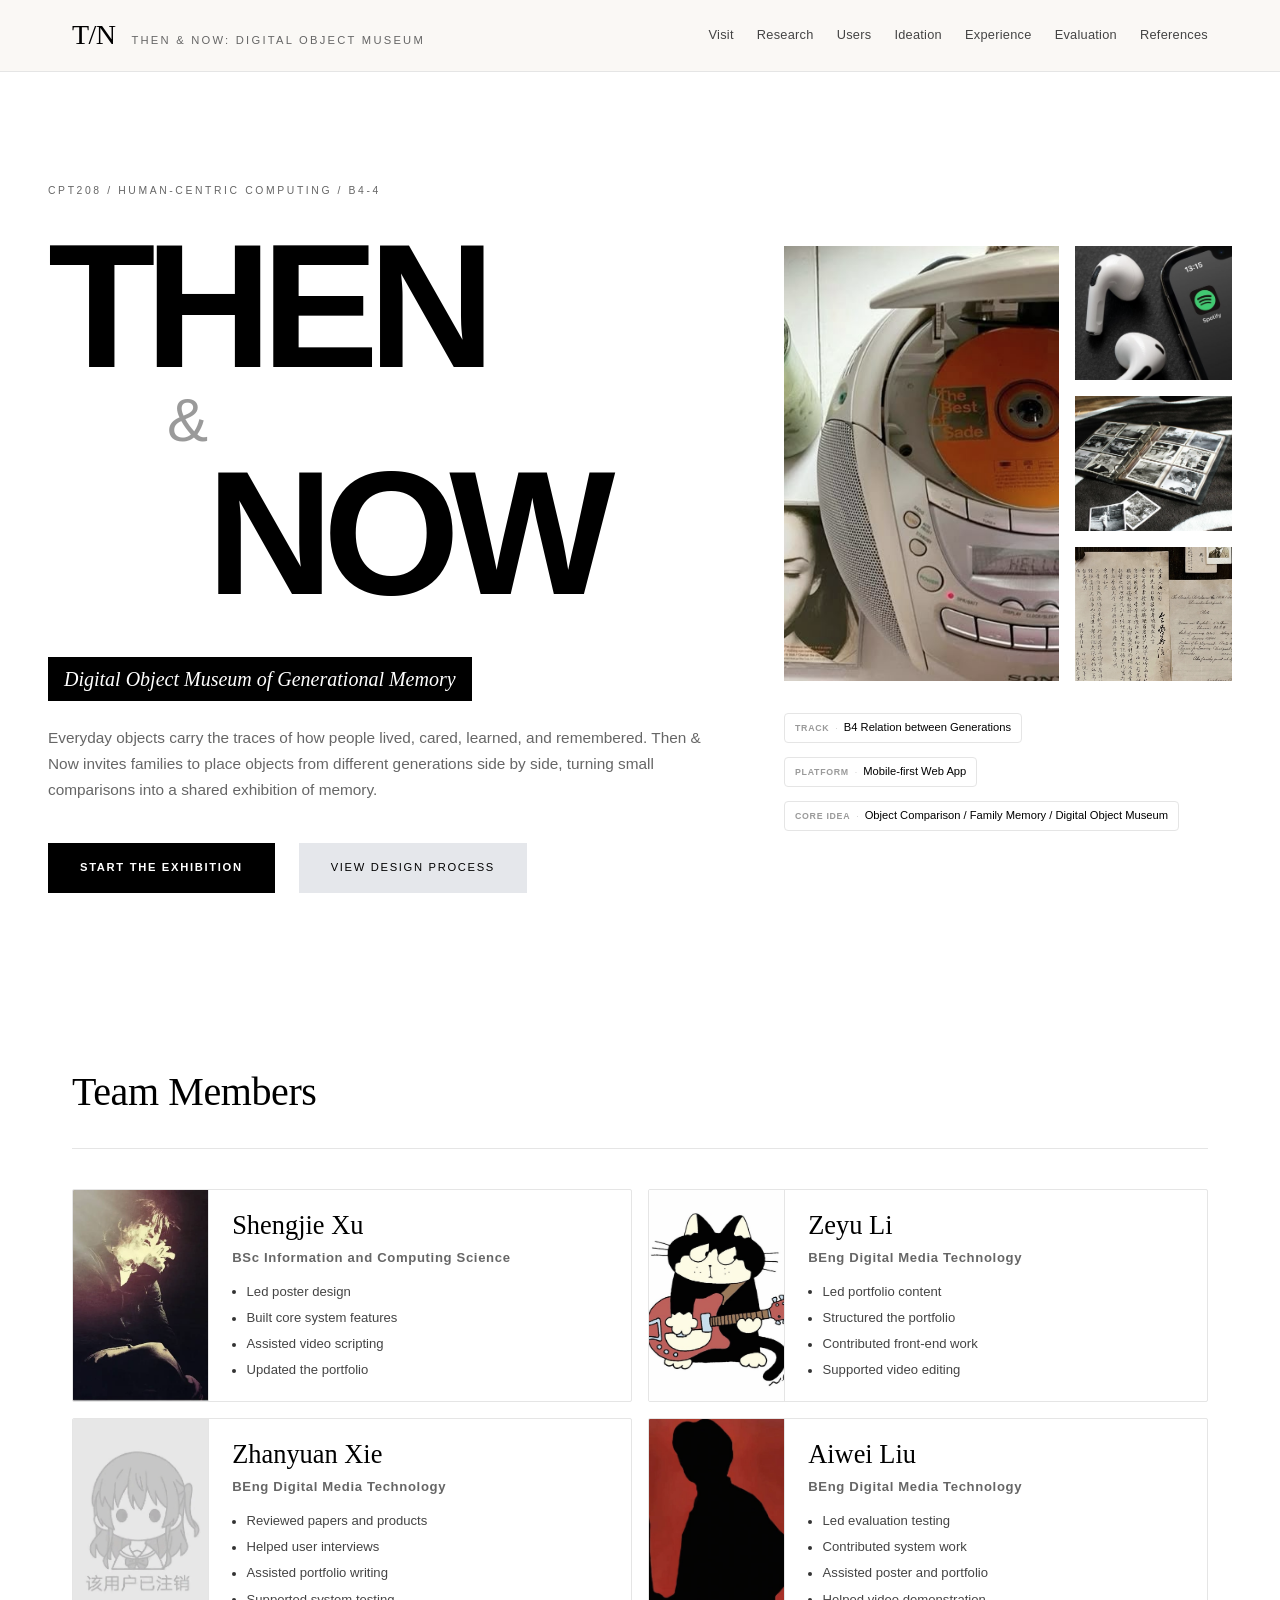
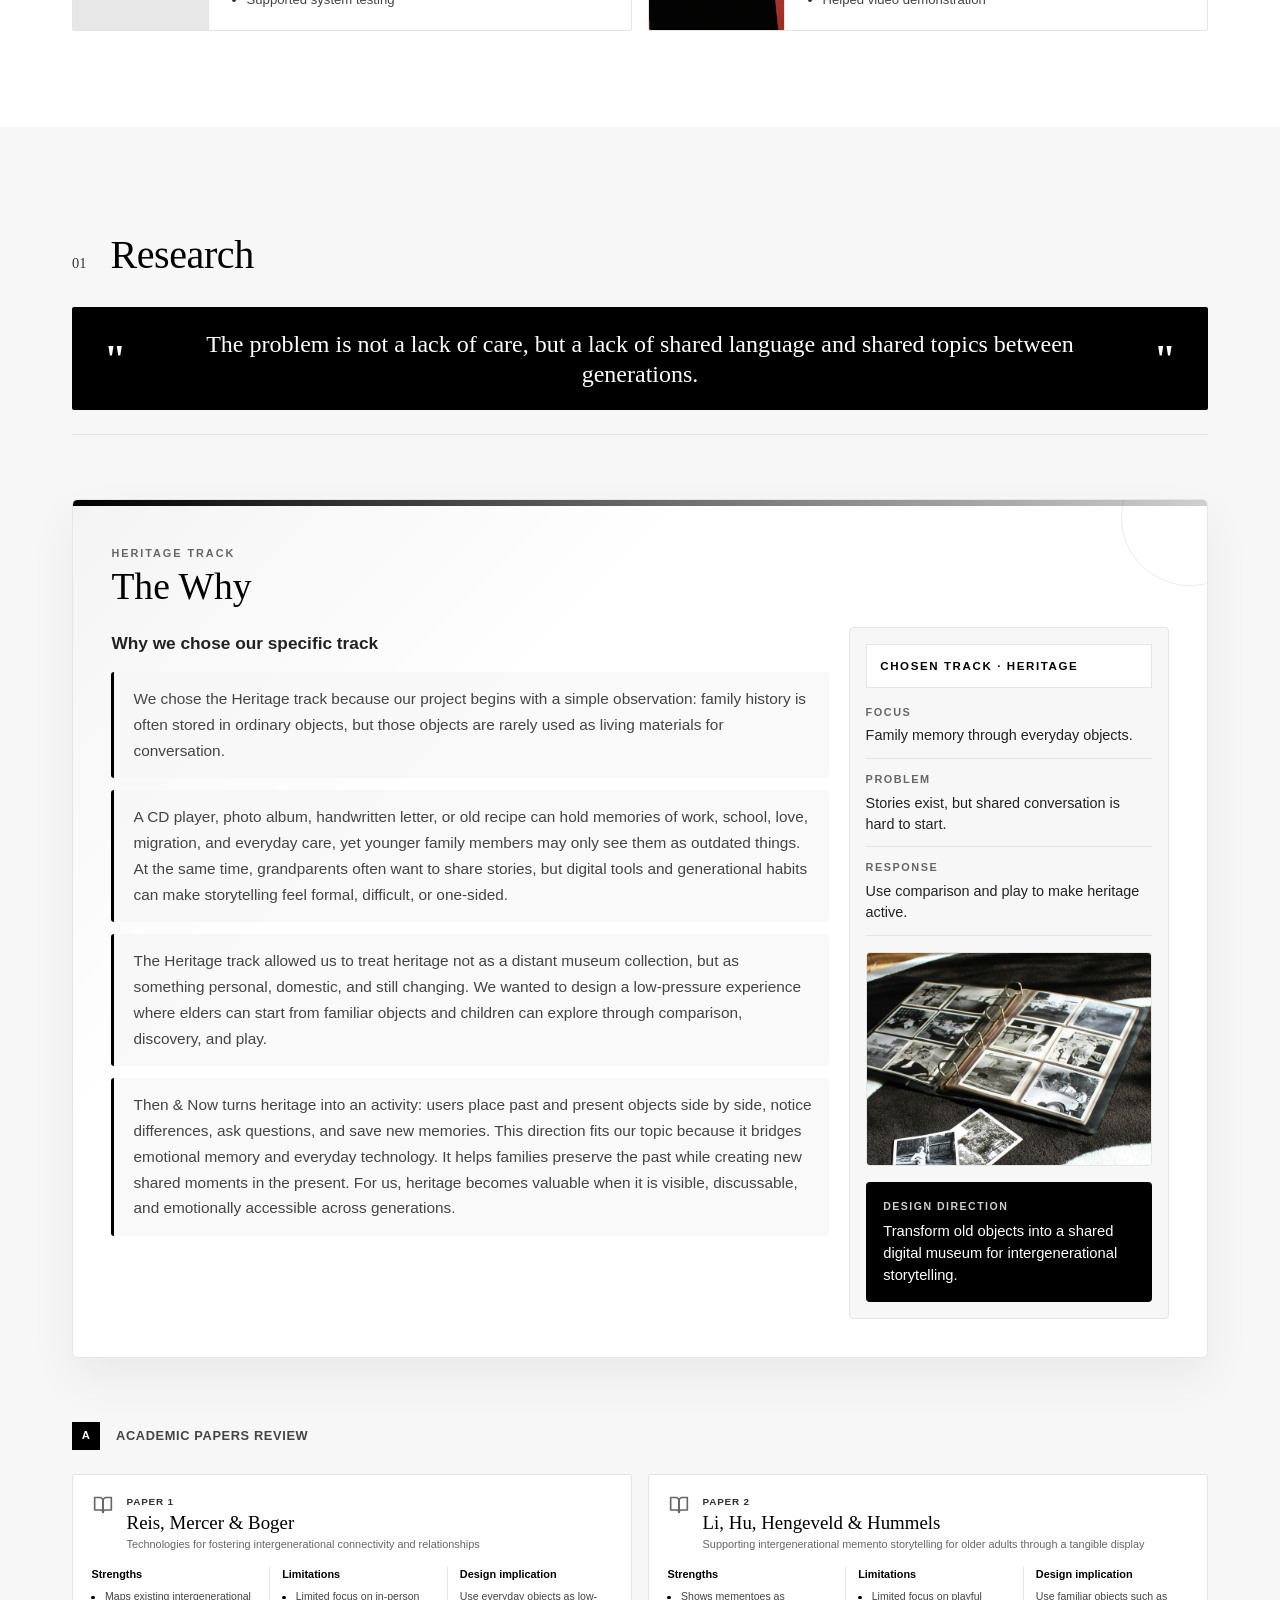
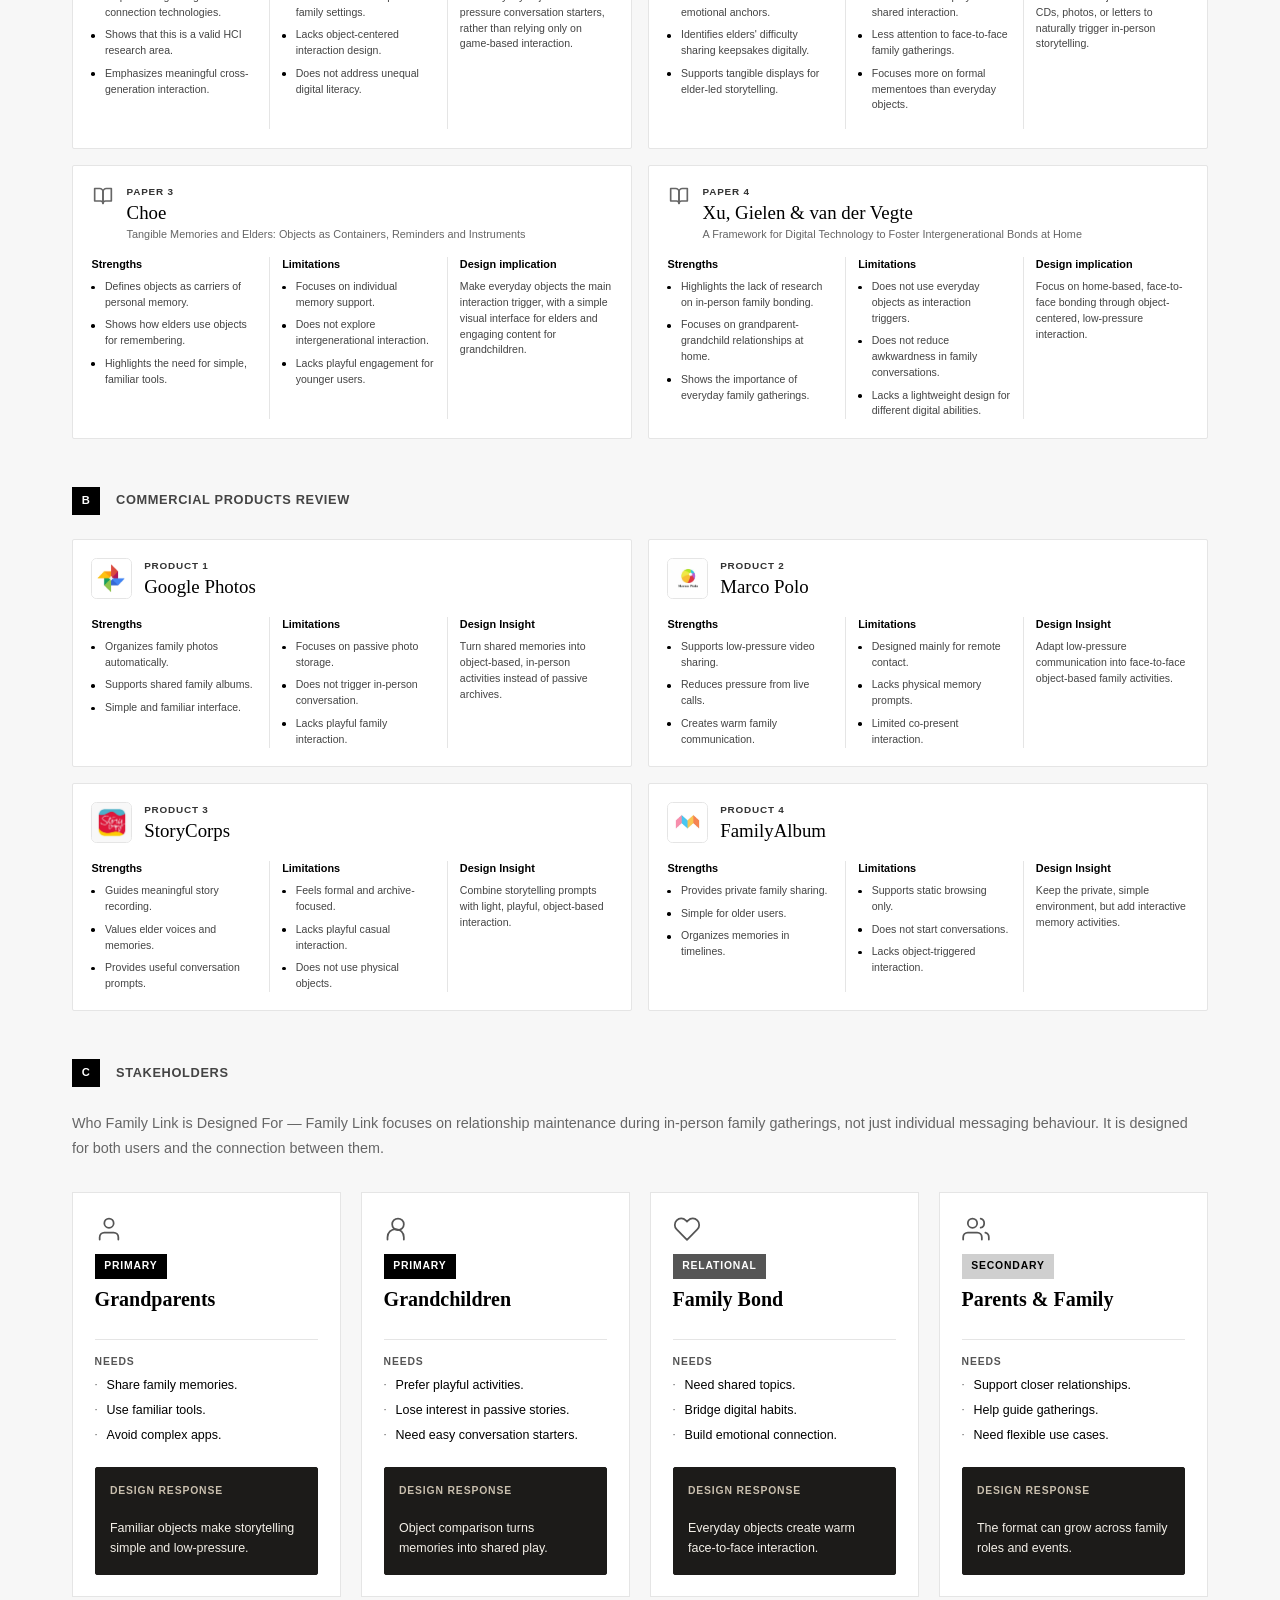
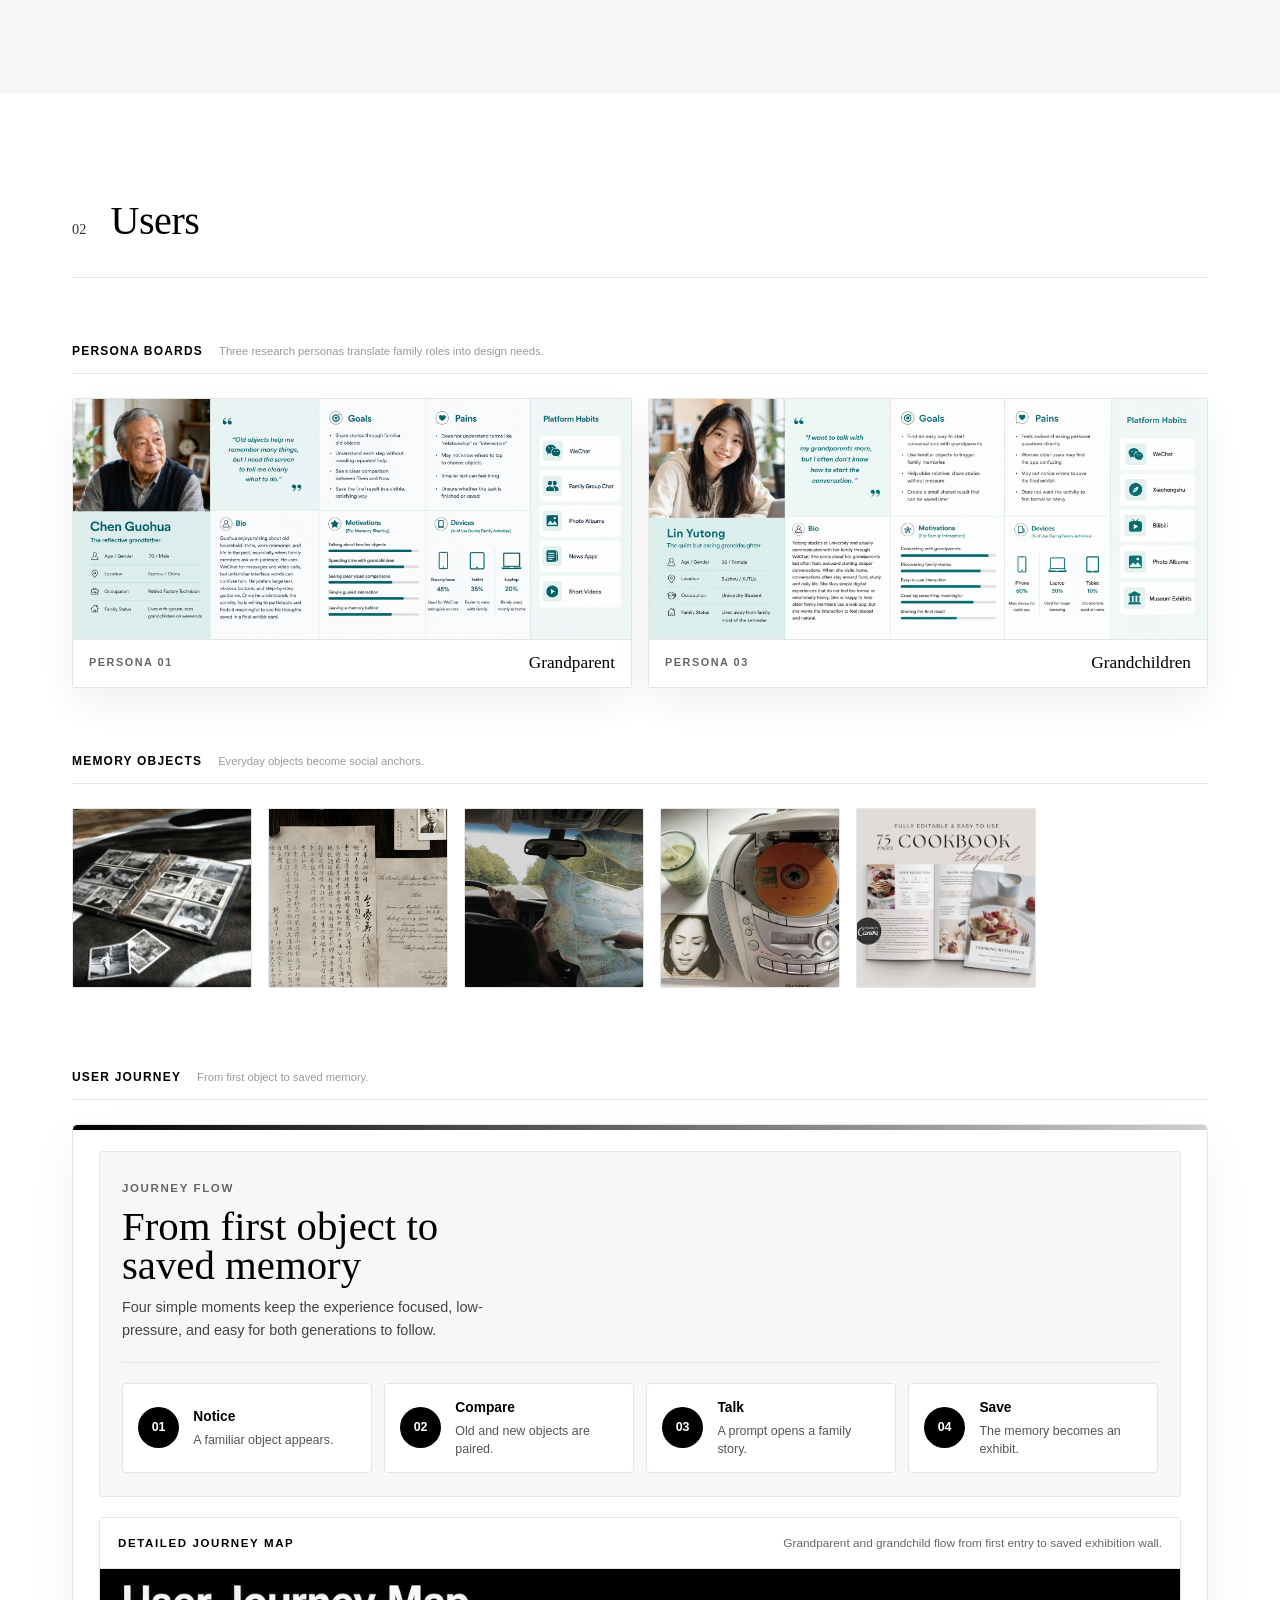
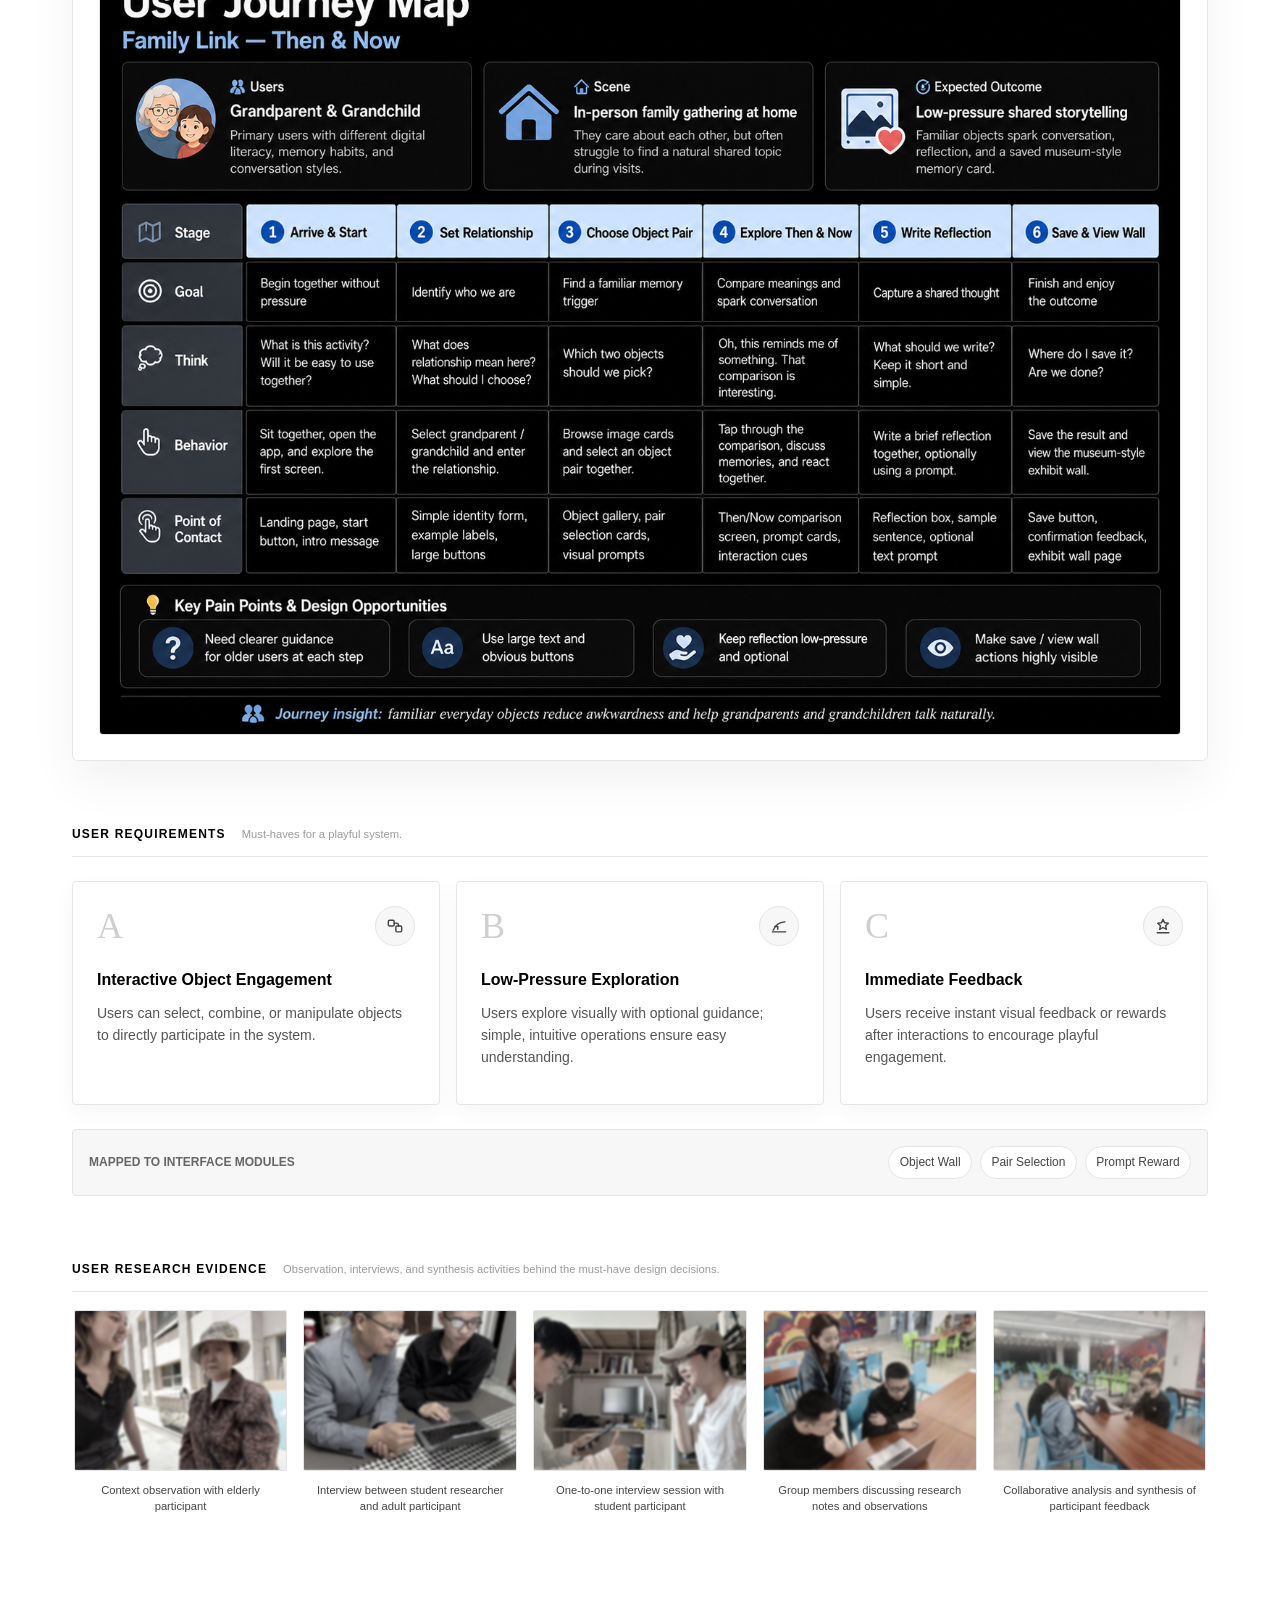
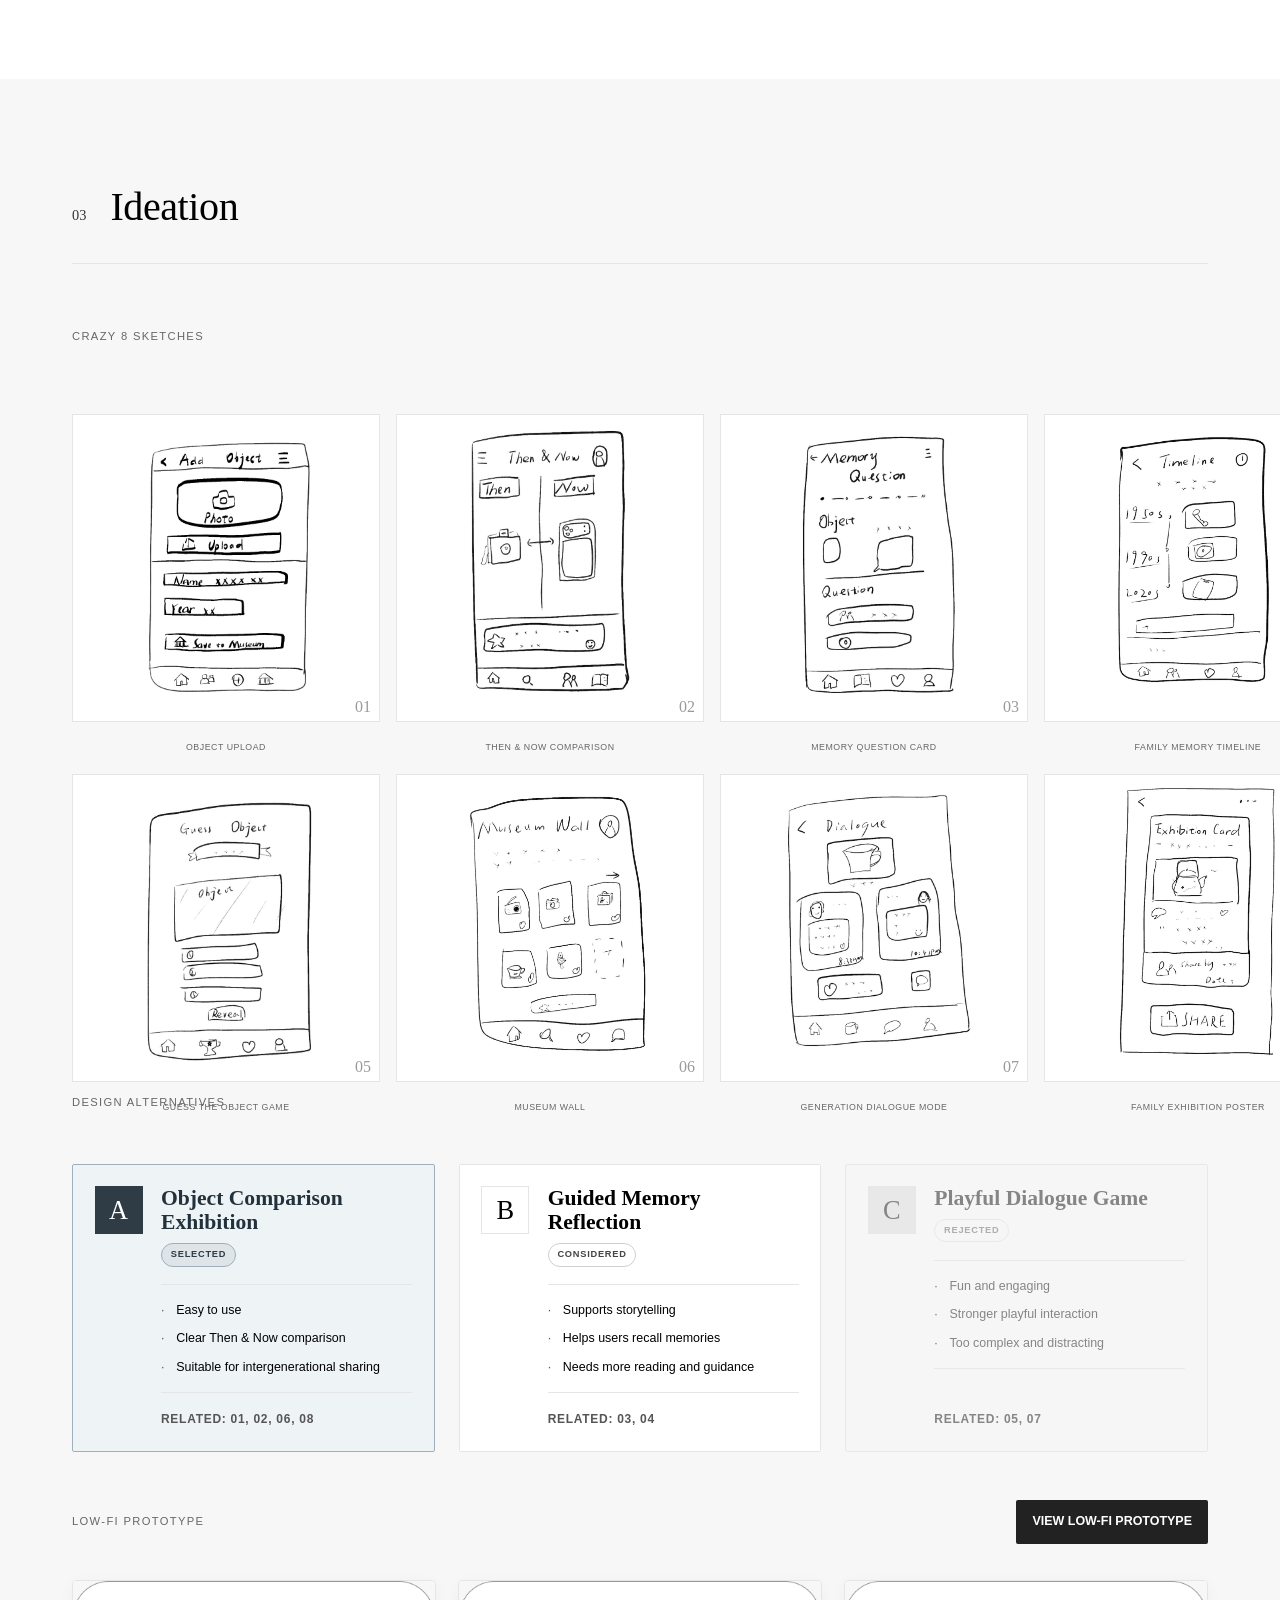
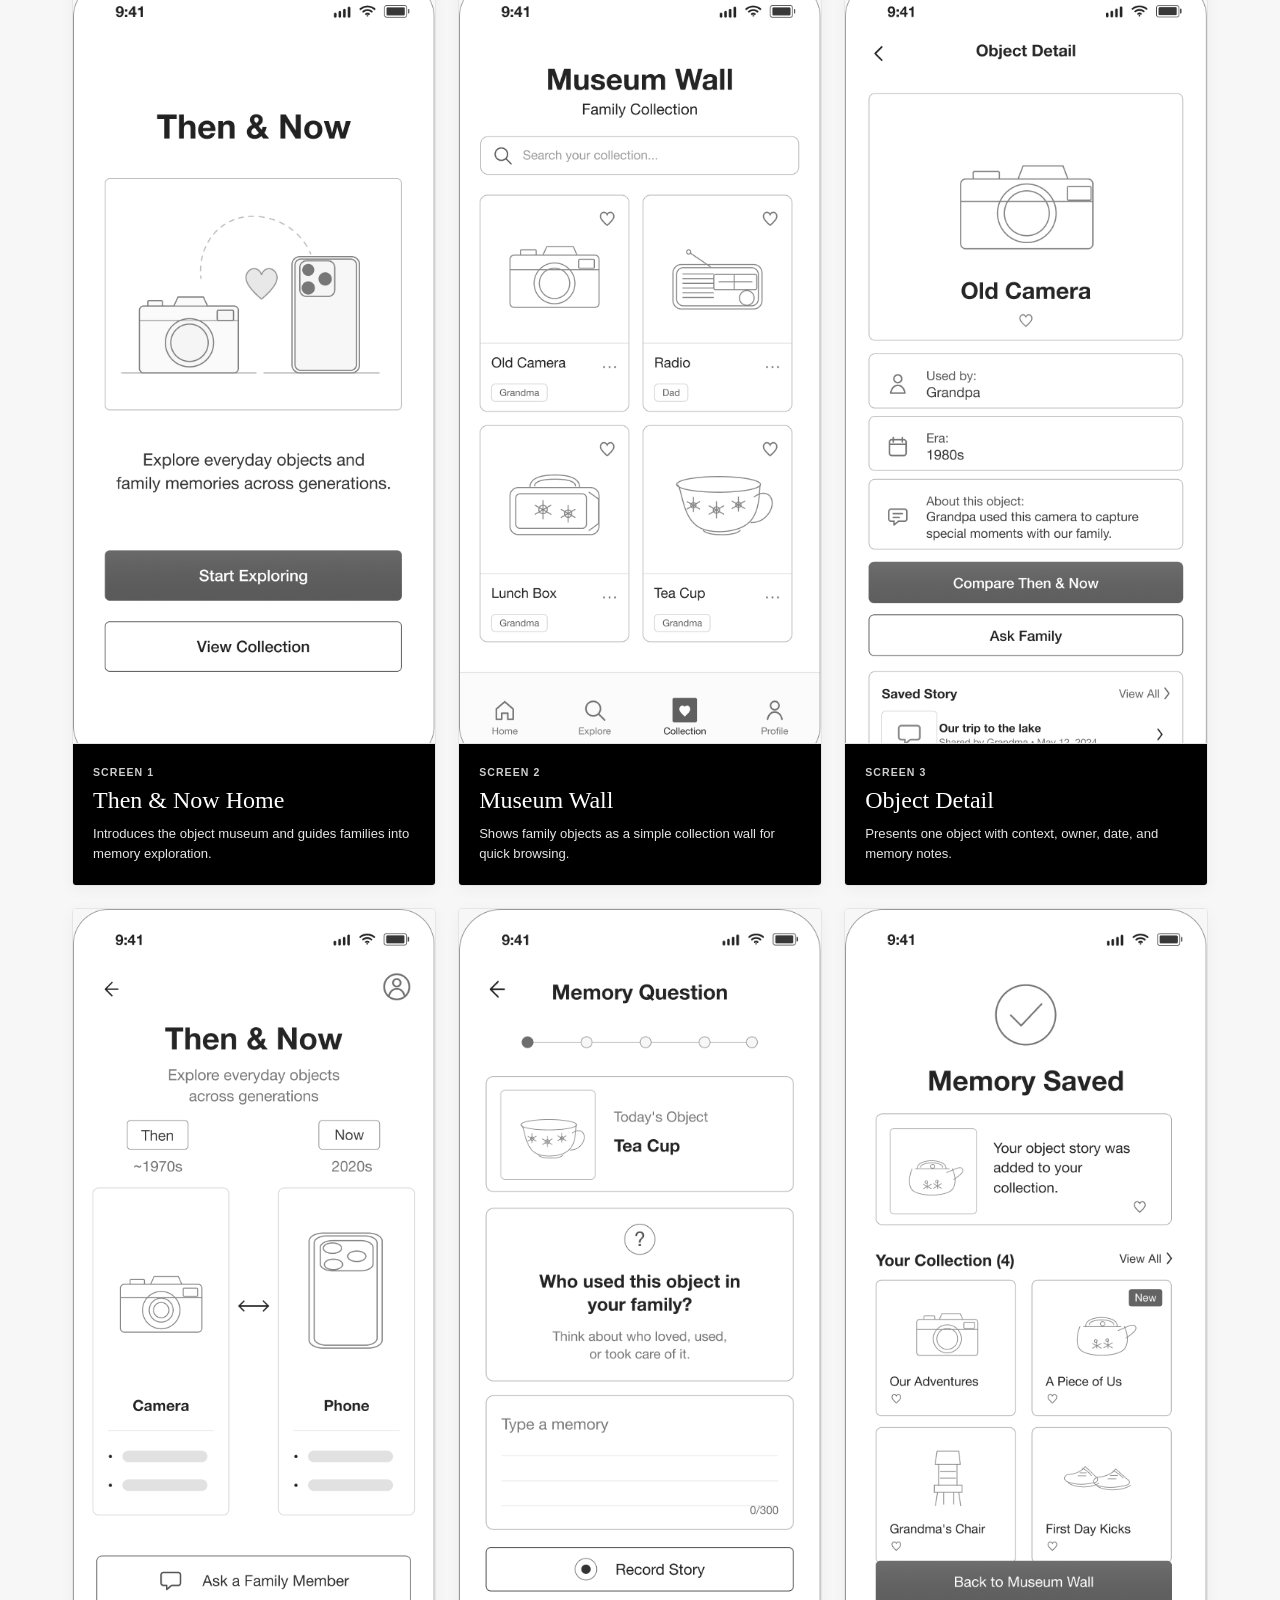
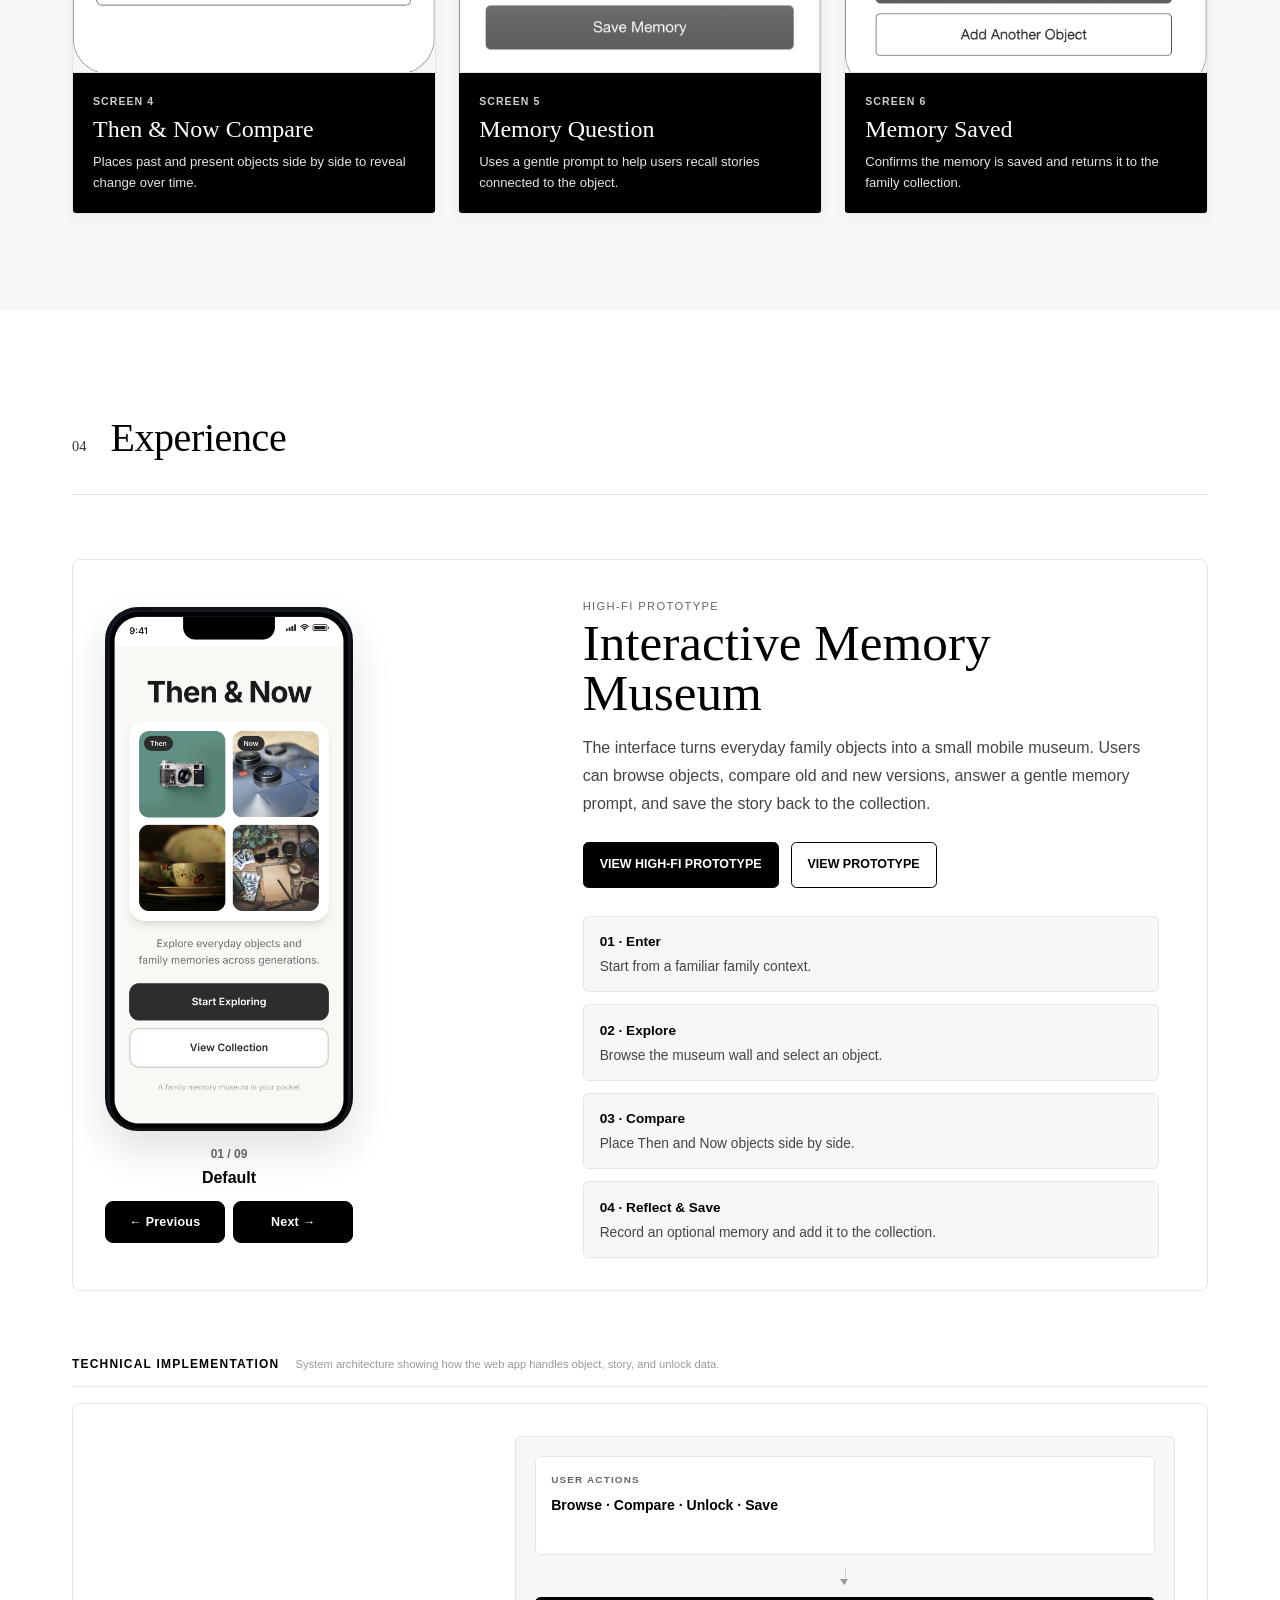
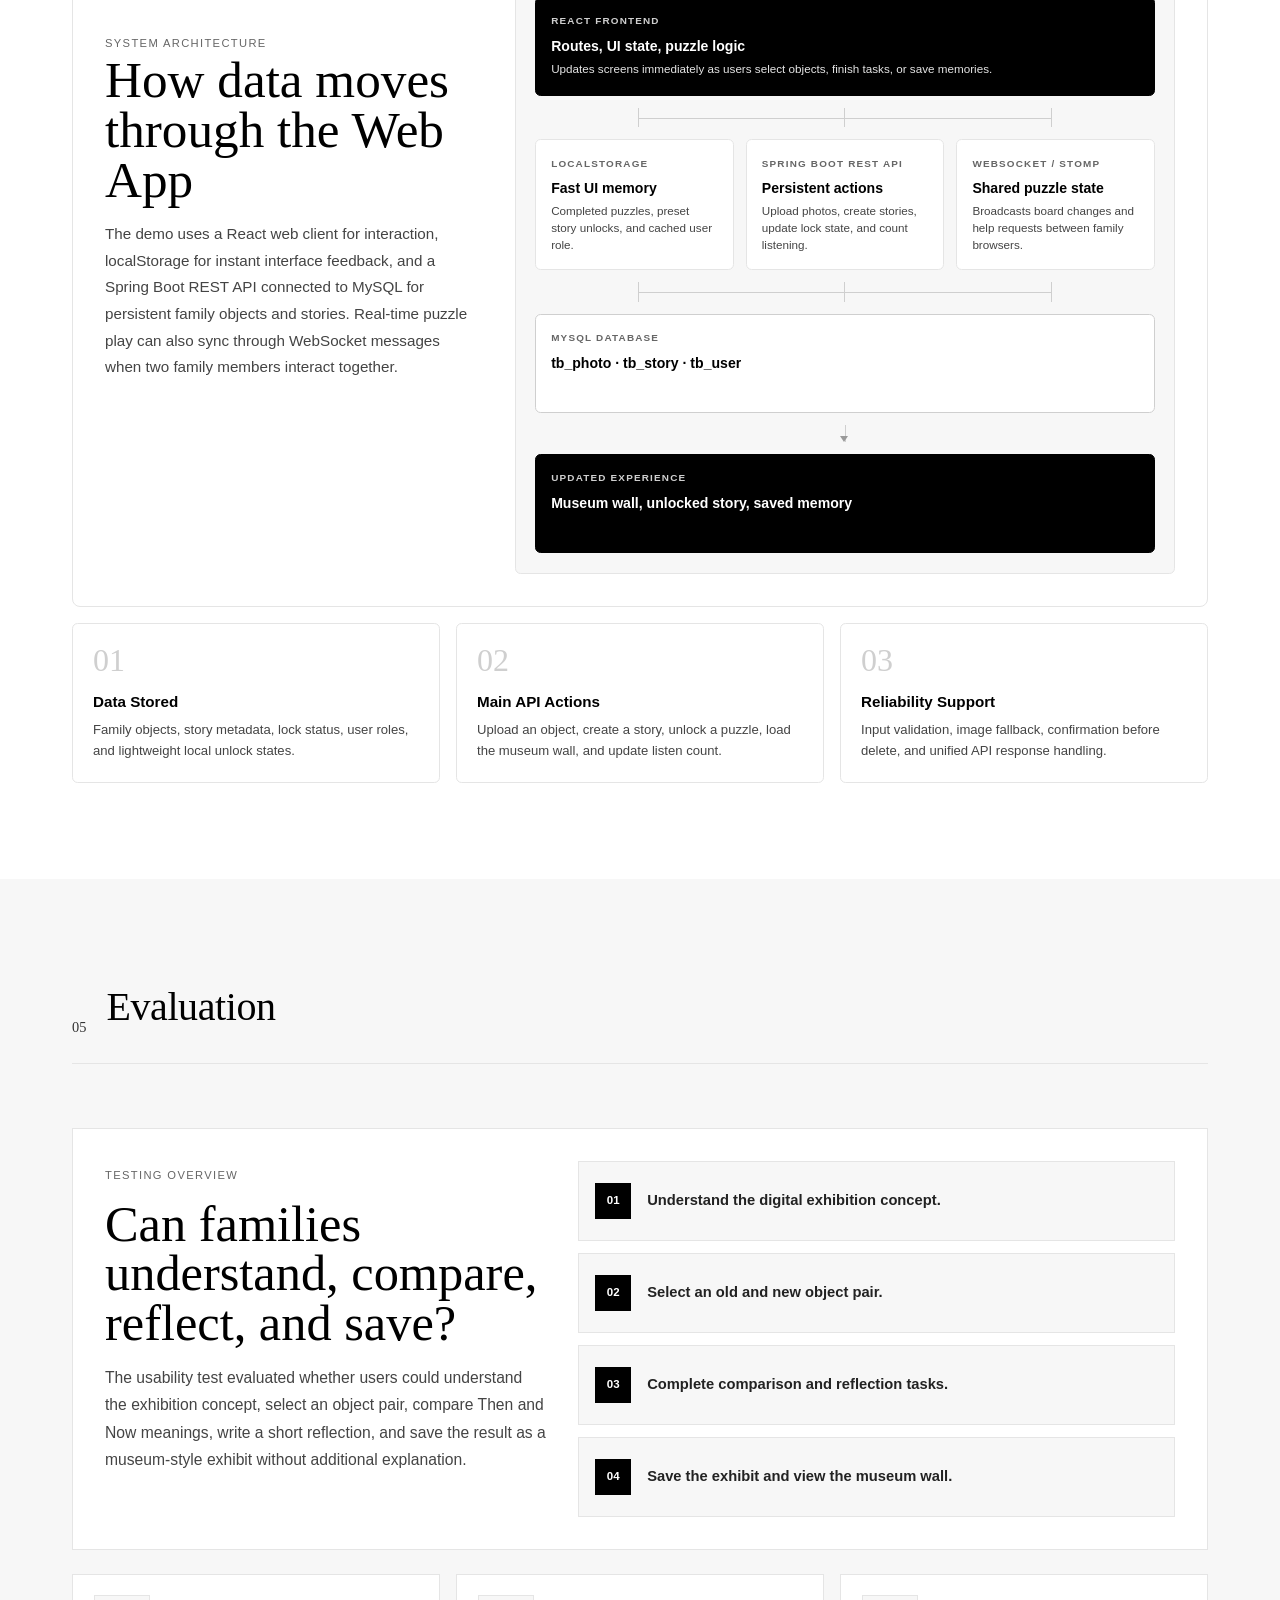
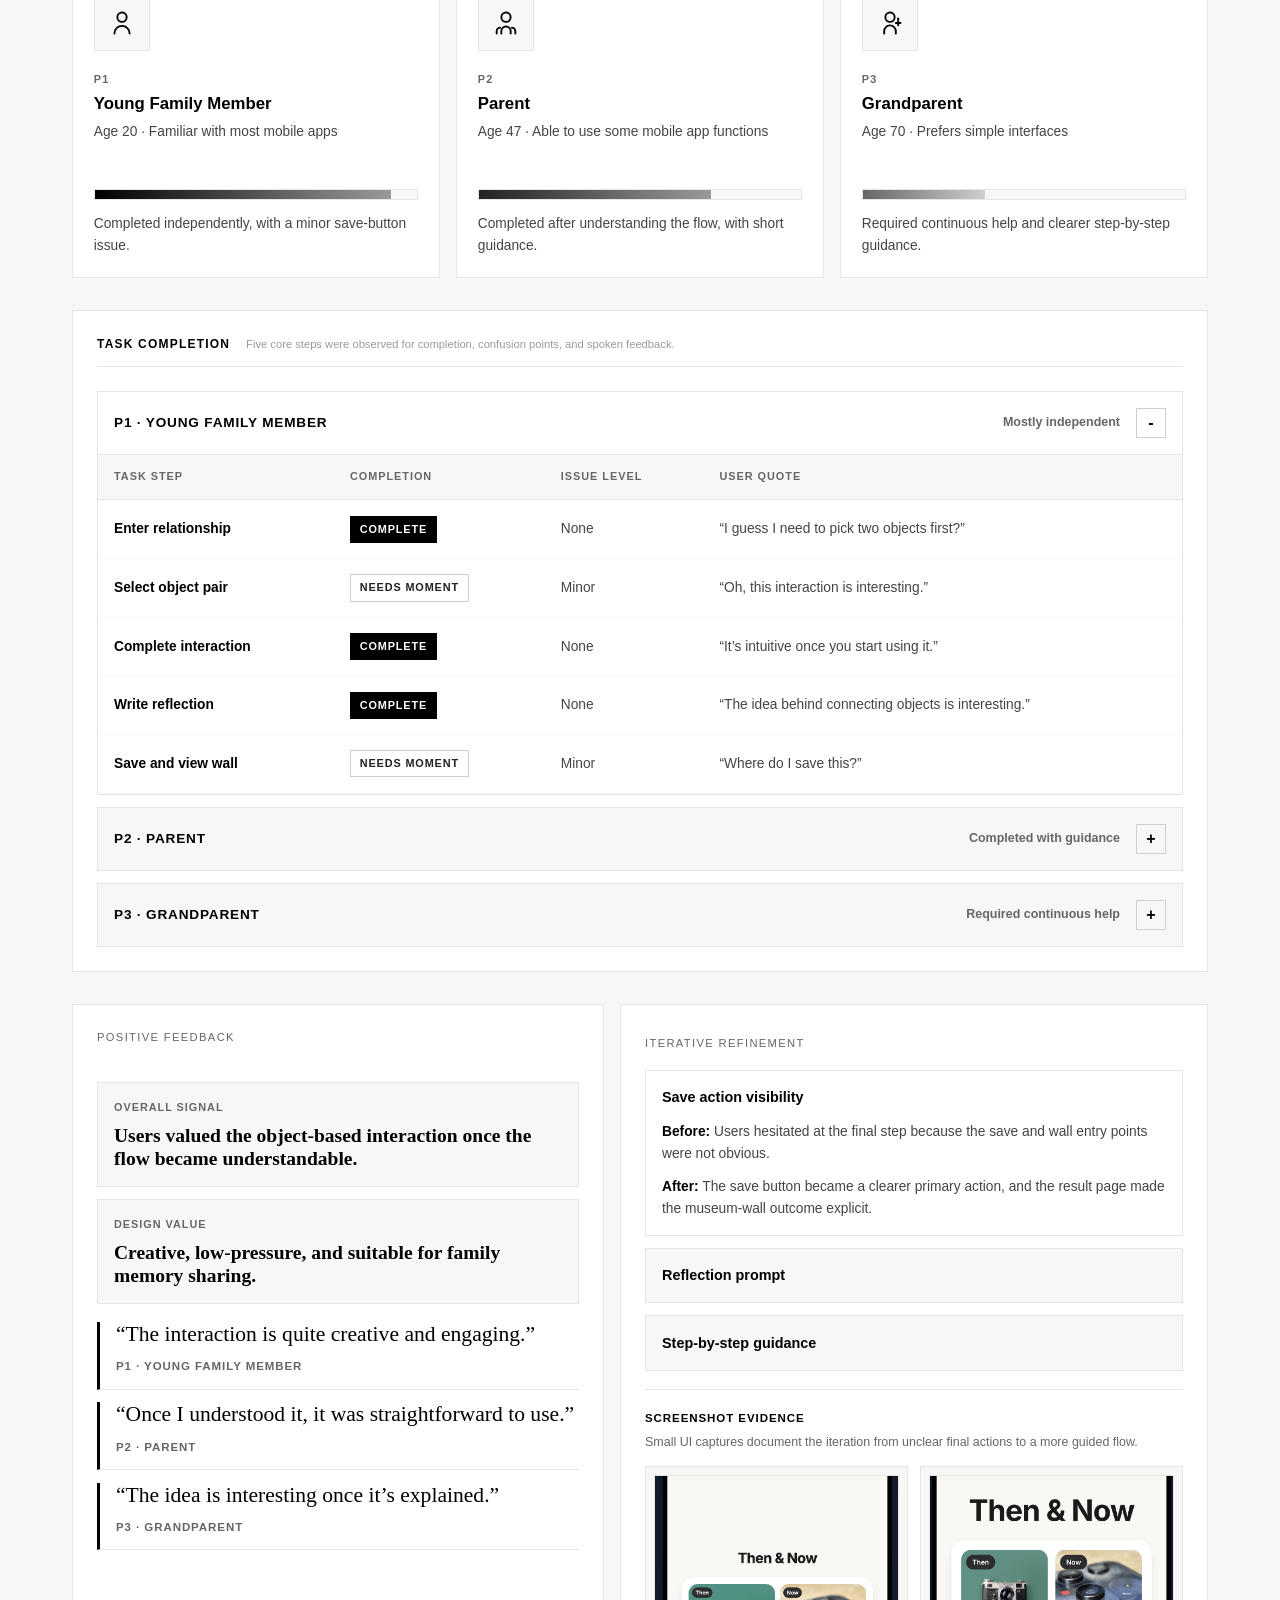
<file: index.html>
<!DOCTYPE html>
<html lang="en">
<head>
    <meta charset="UTF-8">
    <meta name="viewport" content="width=device-width, initial-scale=1.0">
    <title>Then &amp; Now - Digital Object Museum</title>
    <link rel="stylesheet" href="style.css?v=20260510-technical-architecture">
</head>
<body>
    <header>
        <div class="container header-content">
            <div class="logo-area">
                <span class="logo-main">T/N</span>
                <span class="logo-sub">Then &amp; Now: Digital Object Museum</span>
            </div>
            <nav id="desktop-nav">
                <a href="#visit">Visit</a>
                <a href="#research">Research</a>
                <a href="#users">Users</a>
                <a href="#ideation">Ideation</a>
                <a href="#experience">Experience</a>
                <a href="#evaluation">Evaluation</a>
                <a href="#references">References</a>
            </nav>
            <button class="mobile-menu-btn" id="menu-toggle" aria-label="Open navigation">
                <svg xmlns="http://www.w3.org/2000/svg" width="24" height="24" viewBox="0 0 24 24" fill="none" stroke="currentColor" stroke-width="2" stroke-linecap="round" stroke-linejoin="round"><line x1="3" y1="12" x2="21" y2="12"></line><line x1="3" y1="6" x2="21" y2="6"></line><line x1="3" y1="18" x2="21" y2="18"></line></svg>
            </button>
        </div>
    </header>

    <main style="padding-top: 4rem;">
        <section id="visit" class="hero">
            <div class="hero-inner">
                <div class="hero-text">
                    <div class="hero-meta">CPT208 / HUMAN-CENTRIC COMPUTING / B4-4</div>
                    <h1 class="hero-title">
                        <span class="title-then">THEN</span>
                        <span class="title-amp">&amp;</span>
                        <span class="title-now">NOW</span>
                    </h1>
                    <p class="hero-tagline">Digital Object Museum of Generational Memory</p>
                    <p class="hero-desc">Everyday objects carry the traces of how people lived, cared, learned, and remembered. Then &amp; Now invites families to place objects from different generations side by side, turning small comparisons into a shared exhibition of memory.</p>
                    <div class="hero-ctas">
                        <a href="#experience" class="cta-primary">Start the Exhibition</a>
                        <a href="#research" class="cta-secondary">View Design Process</a>
                    </div>
                </div>
                <div class="hero-images">
                    <div class="collage-wrapper">
                        <div class="img-main">
                            <img src="images/old/cd player.jpeg" alt="CD player">
                        </div>
                        <div class="img-stack">
                            <div class="img-item">
                                <img src="images/new/Spotify déploie une mise à jour ambitieuse, pensée….jpeg" alt="Streaming app">
                            </div>
                            <div class="img-item">
                                <img src="images/old/photo album.jpeg" alt="Photo album">
                            </div>
                            <div class="img-item">
                                <img src="images/old/手写信.jpg" alt="Handwritten letter">
                            </div>
                        </div>
                    </div>
                    <div class="img-tags">
                        <div class="img-tag"><span class="tag-label">Track</span><span class="tag-sep">·</span><span class="tag-value">B4 Relation between Generations</span></div>
                        <div class="img-tag"><span class="tag-label">Platform</span><span class="tag-sep">·</span><span class="tag-value">Mobile-first Web App</span></div>
                        <div class="img-tag"><span class="tag-label">Core Idea</span><span class="tag-sep">·</span><span class="tag-value">Object Comparison / Family Memory / Digital Object Museum</span></div>
                    </div>
                </div>
            </div>
        </section>

        <section id="members" class="archive-section alt members-section">
            <div class="container">
                <div class="section-header members-header">
                    <h2 class="section-title">Team Members</h2>
                </div>
                <div class="members-grid">
                    <article class="member-card">
                        <div class="member-photo">
                            <img src="images/members/member01.jpg" alt="Shengjie Xu">
                        </div>
                        <div class="member-info">
                            <h3>Shengjie Xu</h3>
                            <p class="member-program">BSc Information and Computing Science</p>
                            <ul class="member-contributions">
                                <li>Led poster design</li>
                                <li>Built core system features</li>
                                <li>Assisted video scripting</li>
                                <li>Updated the portfolio</li>
                            </ul>
                        </div>
                    </article>
                    <article class="member-card">
                        <div class="member-photo">
                            <img src="images/members/member02.jpg" alt="Zeyu Li">
                        </div>
                        <div class="member-info">
                            <h3>Zeyu Li</h3>
                            <p class="member-program">BEng Digital Media Technology</p>
                            <ul class="member-contributions">
                                <li>Led portfolio content</li>
                                <li>Structured the portfolio</li>
                                <li>Contributed front-end work</li>
                                <li>Supported video editing</li>
                            </ul>
                        </div>
                    </article>
                    <article class="member-card">
                        <div class="member-photo">
                            <img src="images/members/member03.jpg" alt="Zhanyuan Xie">
                        </div>
                        <div class="member-info">
                            <h3>Zhanyuan Xie</h3>
                            <p class="member-program">BEng Digital Media Technology</p>
                            <ul class="member-contributions">
                                <li>Reviewed papers and products</li>
                                <li>Helped user interviews</li>
                                <li>Assisted portfolio writing</li>
                                <li>Supported system testing</li>
                            </ul>
                        </div>
                    </article>
                    <article class="member-card">
                        <div class="member-photo">
                            <img src="images/members/member04.jpg" alt="Aiwei Liu">
                        </div>
                        <div class="member-info">
                            <h3>Aiwei Liu</h3>
                            <p class="member-program">BEng Digital Media Technology</p>
                            <ul class="member-contributions">
                                <li>Led evaluation testing</li>
                                <li>Contributed system work</li>
                                <li>Assisted poster and portfolio</li>
                                <li>Helped video demonstration</li>
                            </ul>
                        </div>
                    </article>
                </div>
            </div>
        </section>

        <section id="research" class="archive-section">
            <div class="container">
                <div class="section-header research-section-header">
                    <span class="section-num">01</span>
                    <h2 class="section-title">Research</h2>
                    <div class="quote-archive">
                        <span class="quote-mark" aria-hidden="true">"</span>
                        <p>The problem is not a lack of care, but a lack of shared language and shared topics between generations.</p>
                        <span class="quote-mark" aria-hidden="true">"</span>
                    </div>
                </div>

                <div class="research-archive-grid research-why-layout">
                    <article class="motivation-card motivation-card-wide">
                        <div class="card-header">
                            <div>
                                <span class="card-kicker">Heritage Track</span>
                                <h3 class="card-type">The Why</h3>
                            </div>
                        </div>
                        <div class="research-statement-layout">
                            <div class="research-statement-panel">
                                <p class="research-card-lead">Why we chose our specific track</p>
                                <div class="research-statement">
                                    <p>We chose the Heritage track because our project begins with a simple observation: family history is often stored in ordinary objects, but those objects are rarely used as living materials for conversation.</p>
                                    <p>A CD player, photo album, handwritten letter, or old recipe can hold memories of work, school, love, migration, and everyday care, yet younger family members may only see them as outdated things. At the same time, grandparents often want to share stories, but digital tools and generational habits can make storytelling feel formal, difficult, or one-sided.</p>
                                    <p>The Heritage track allowed us to treat heritage not as a distant museum collection, but as something personal, domestic, and still changing. We wanted to design a low-pressure experience where elders can start from familiar objects and children can explore through comparison, discovery, and play.</p>
                                    <p>Then &amp; Now turns heritage into an activity: users place past and present objects side by side, notice differences, ask questions, and save new memories. This direction fits our topic because it bridges emotional memory and everyday technology. It helps families preserve the past while creating new shared moments in the present. For us, heritage becomes valuable when it is visible, discussable, and emotionally accessible across generations.</p>
                                </div>
                            </div>

                            <aside class="research-card-aside" aria-label="Motivation summary">
                                <div class="research-track-tag">Chosen track · Heritage</div>
                                <div class="research-mini-list">
                                    <div>
                                        <span>Focus</span>
                                        <p>Family memory through everyday objects.</p>
                                    </div>
                                    <div>
                                        <span>Problem</span>
                                        <p>Stories exist, but shared conversation is hard to start.</p>
                                    </div>
                                    <div>
                                        <span>Response</span>
                                        <p>Use comparison and play to make heritage active.</p>
                                    </div>
                                </div>
                                <figure class="research-object-image">
                                    <img src="images/old/photo album.jpeg" alt="Old family photo album">
                                </figure>
                                <div class="research-card-result">
                                    <span>Design direction</span>
                                    <p>Transform old objects into a shared digital museum for intergenerational storytelling.</p>
                                </div>
                            </aside>
                        </div>
                    </article>
                </div>

                <div class="references-archive">
                    <div class="reference-group">
                        <h3 class="reference-group-title">
                            <span class="ref-num">A</span>
                            <span>Academic Papers Review</span>
                        </h3>
                        <div class="reference-cards papers-grid">
                            <div class="papers-column">
                                <article class="paper-review-card">
                                    <div class="paper-review-header">
                                        <span class="paper-icon" aria-hidden="true">
                                            <svg xmlns="http://www.w3.org/2000/svg" width="24" height="24" viewBox="0 0 24 24" fill="none" stroke="currentColor" stroke-width="2" stroke-linecap="round" stroke-linejoin="round"><path d="M2 3h6a4 4 0 0 1 4 4v14a3 3 0 0 0-3-3H2z"></path><path d="M22 3h-6a4 4 0 0 0-4 4v14a3 3 0 0 1 3-3h7z"></path></svg>
                                        </span>
                                        <div>
                                            <p class="paper-index">Paper 1</p>
                                            <h4>Reis, Mercer &amp; Boger</h4>
                                            <p class="paper-title">Technologies for fostering intergenerational connectivity and relationships</p>
                                        </div>
                                    </div>
                                    <div class="paper-review-grid">
                                        <div class="paper-review-column">
                                            <h5>Strengths</h5>
                                            <ul>
                                                <li>Maps existing intergenerational connection technologies.</li>
                                                <li>Shows that this is a valid HCI research area.</li>
                                                <li>Emphasizes meaningful cross-generation interaction.</li>
                                            </ul>
                                        </div>
                                        <div class="paper-review-column">
                                            <h5>Limitations</h5>
                                            <ul>
                                                <li>Limited focus on in-person family settings.</li>
                                                <li>Lacks object-centered interaction design.</li>
                                                <li>Does not address unequal digital literacy.</li>
                                            </ul>
                                        </div>
                                        <div class="paper-review-column">
                                            <h5>Design implication</h5>
                                            <p>Use everyday objects as low-pressure conversation starters, rather than relying only on game-based interaction.</p>
                                        </div>
                                    </div>
                                </article>
                                <article class="paper-review-card">
                                    <div class="paper-review-header">
                                        <span class="paper-icon" aria-hidden="true">
                                            <svg xmlns="http://www.w3.org/2000/svg" width="24" height="24" viewBox="0 0 24 24" fill="none" stroke="currentColor" stroke-width="2" stroke-linecap="round" stroke-linejoin="round"><path d="M2 3h6a4 4 0 0 1 4 4v14a3 3 0 0 0-3-3H2z"></path><path d="M22 3h-6a4 4 0 0 0-4 4v14a3 3 0 0 1 3-3h7z"></path></svg>
                                        </span>
                                        <div>
                                            <p class="paper-index">Paper 3</p>
                                            <h4>Choe</h4>
                                            <p class="paper-title">Tangible Memories and Elders: Objects as Containers, Reminders and Instruments</p>
                                        </div>
                                    </div>
                                    <div class="paper-review-grid">
                                        <div class="paper-review-column">
                                            <h5>Strengths</h5>
                                            <ul>
                                                <li>Defines objects as carriers of personal memory.</li>
                                                <li>Shows how elders use objects for remembering.</li>
                                                <li>Highlights the need for simple, familiar tools.</li>
                                            </ul>
                                        </div>
                                        <div class="paper-review-column">
                                            <h5>Limitations</h5>
                                            <ul>
                                                <li>Focuses on individual memory support.</li>
                                                <li>Does not explore intergenerational interaction.</li>
                                                <li>Lacks playful engagement for younger users.</li>
                                            </ul>
                                        </div>
                                        <div class="paper-review-column">
                                            <h5>Design implication</h5>
                                            <p>Make everyday objects the main interaction trigger, with a simple visual interface for elders and engaging content for grandchildren.</p>
                                        </div>
                                    </div>
                                </article>
                            </div>
                            <div class="papers-column">
                                <article class="paper-review-card">
                                    <div class="paper-review-header">
                                        <span class="paper-icon" aria-hidden="true">
                                            <svg xmlns="http://www.w3.org/2000/svg" width="24" height="24" viewBox="0 0 24 24" fill="none" stroke="currentColor" stroke-width="2" stroke-linecap="round" stroke-linejoin="round"><path d="M2 3h6a4 4 0 0 1 4 4v14a3 3 0 0 0-3-3H2z"></path><path d="M22 3h-6a4 4 0 0 0-4 4v14a3 3 0 0 1 3-3h7z"></path></svg>
                                        </span>
                                        <div>
                                            <p class="paper-index">Paper 2</p>
                                            <h4>Li, Hu, Hengeveld &amp; Hummels</h4>
                                            <p class="paper-title">Supporting intergenerational memento storytelling for older adults through a tangible display</p>
                                        </div>
                                    </div>
                                    <div class="paper-review-grid">
                                        <div class="paper-review-column">
                                            <h5>Strengths</h5>
                                            <ul>
                                                <li>Shows mementoes as emotional anchors.</li>
                                                <li>Identifies elders' difficulty sharing keepsakes digitally.</li>
                                                <li>Supports tangible displays for elder-led storytelling.</li>
                                            </ul>
                                        </div>
                                        <div class="paper-review-column">
                                            <h5>Limitations</h5>
                                            <ul>
                                                <li>Limited focus on playful shared interaction.</li>
                                                <li>Less attention to face-to-face family gatherings.</li>
                                                <li>Focuses more on formal mementoes than everyday objects.</li>
                                            </ul>
                                        </div>
                                        <div class="paper-review-column">
                                            <h5>Design implication</h5>
                                            <p>Use familiar objects such as CDs, photos, or letters to naturally trigger in-person storytelling.</p>
                                        </div>
                                    </div>
                                </article>
                                <article class="paper-review-card">
                                    <div class="paper-review-header">
                                        <span class="paper-icon" aria-hidden="true">
                                            <svg xmlns="http://www.w3.org/2000/svg" width="24" height="24" viewBox="0 0 24 24" fill="none" stroke="currentColor" stroke-width="2" stroke-linecap="round" stroke-linejoin="round"><path d="M2 3h6a4 4 0 0 1 4 4v14a3 3 0 0 0-3-3H2z"></path><path d="M22 3h-6a4 4 0 0 0-4 4v14a3 3 0 0 1 3-3h7z"></path></svg>
                                        </span>
                                        <div>
                                            <p class="paper-index">Paper 4</p>
                                            <h4>Xu, Gielen &amp; van der Vegte</h4>
                                            <p class="paper-title">A Framework for Digital Technology to Foster Intergenerational Bonds at Home</p>
                                        </div>
                                    </div>
                                    <div class="paper-review-grid">
                                        <div class="paper-review-column">
                                            <h5>Strengths</h5>
                                            <ul>
                                                <li>Highlights the lack of research on in-person family bonding.</li>
                                                <li>Focuses on grandparent-grandchild relationships at home.</li>
                                                <li>Shows the importance of everyday family gatherings.</li>
                                            </ul>
                                        </div>
                                        <div class="paper-review-column">
                                            <h5>Limitations</h5>
                                            <ul>
                                                <li>Does not use everyday objects as interaction triggers.</li>
                                                <li>Does not reduce awkwardness in family conversations.</li>
                                                <li>Lacks a lightweight design for different digital abilities.</li>
                                            </ul>
                                        </div>
                                        <div class="paper-review-column">
                                            <h5>Design implication</h5>
                                            <p>Focus on home-based, face-to-face bonding through object-centered, low-pressure interaction.</p>
                                        </div>
                                    </div>
                                </article>
                            </div>
                        </div>
                    </div>
                    <div class="reference-group">
                        <h3 class="reference-group-title">
                            <span class="ref-num">B</span>
                            <span>Commercial Products Review</span>
                        </h3>
                        <div class="reference-cards papers-grid">
                            <div class="papers-column">
                                <article class="paper-review-card">
                                    <div class="paper-review-header">
                                        <span class="paper-icon product-icon" aria-hidden="true">
                                            <img src="images/product/product1.jpg" alt="">
                                        </span>
                                        <div>
                                            <p class="paper-index">Product 1</p>
                                            <h4>Google Photos</h4>
                                        </div>
                                    </div>
                                    <div class="paper-review-grid">
                                        <div class="paper-review-column">
                                            <h5>Strengths</h5>
                                            <ul>
                                                <li>Organizes family photos automatically.</li>
                                                <li>Supports shared family albums.</li>
                                                <li>Simple and familiar interface.</li>
                                            </ul>
                                        </div>
                                        <div class="paper-review-column">
                                            <h5>Limitations</h5>
                                            <ul>
                                                <li>Focuses on passive photo storage.</li>
                                                <li>Does not trigger in-person conversation.</li>
                                                <li>Lacks playful family interaction.</li>
                                            </ul>
                                        </div>
                                        <div class="paper-review-column">
                                            <h5>Design Insight</h5>
                                            <p>Turn shared memories into object-based, in-person activities instead of passive archives.</p>
                                        </div>
                                    </div>
                                </article>
                                <article class="paper-review-card">
                                    <div class="paper-review-header">
                                        <span class="paper-icon product-icon" aria-hidden="true">
                                            <img src="images/product/products3.jpg" alt="">
                                        </span>
                                        <div>
                                            <p class="paper-index">Product 3</p>
                                            <h4>StoryCorps</h4>
                                        </div>
                                    </div>
                                    <div class="paper-review-grid">
                                        <div class="paper-review-column">
                                            <h5>Strengths</h5>
                                            <ul>
                                                <li>Guides meaningful story recording.</li>
                                                <li>Values elder voices and memories.</li>
                                                <li>Provides useful conversation prompts.</li>
                                            </ul>
                                        </div>
                                        <div class="paper-review-column">
                                            <h5>Limitations</h5>
                                            <ul>
                                                <li>Feels formal and archive-focused.</li>
                                                <li>Lacks playful casual interaction.</li>
                                                <li>Does not use physical objects.</li>
                                            </ul>
                                        </div>
                                        <div class="paper-review-column">
                                            <h5>Design Insight</h5>
                                            <p>Combine storytelling prompts with light, playful, object-based interaction.</p>
                                        </div>
                                    </div>
                                </article>
                            </div>
                            <div class="papers-column">
                                <article class="paper-review-card">
                                    <div class="paper-review-header">
                                        <span class="paper-icon product-icon" aria-hidden="true">
                                            <img src="images/product/product2.jpg" alt="">
                                        </span>
                                        <div>
                                            <p class="paper-index">Product 2</p>
                                            <h4>Marco Polo</h4>
                                        </div>
                                    </div>
                                    <div class="paper-review-grid">
                                        <div class="paper-review-column">
                                            <h5>Strengths</h5>
                                            <ul>
                                                <li>Supports low-pressure video sharing.</li>
                                                <li>Reduces pressure from live calls.</li>
                                                <li>Creates warm family communication.</li>
                                            </ul>
                                        </div>
                                        <div class="paper-review-column">
                                            <h5>Limitations</h5>
                                            <ul>
                                                <li>Designed mainly for remote contact.</li>
                                                <li>Lacks physical memory prompts.</li>
                                                <li>Limited co-present interaction.</li>
                                            </ul>
                                        </div>
                                        <div class="paper-review-column">
                                            <h5>Design Insight</h5>
                                            <p>Adapt low-pressure communication into face-to-face object-based family activities.</p>
                                        </div>
                                    </div>
                                </article>
                                <article class="paper-review-card">
                                    <div class="paper-review-header">
                                        <span class="paper-icon product-icon" aria-hidden="true">
                                            <img src="images/product/products4.jpg" alt="">
                                        </span>
                                        <div>
                                            <p class="paper-index">Product 4</p>
                                            <h4>FamilyAlbum</h4>
                                        </div>
                                    </div>
                                    <div class="paper-review-grid">
                                        <div class="paper-review-column">
                                            <h5>Strengths</h5>
                                            <ul>
                                                <li>Provides private family sharing.</li>
                                                <li>Simple for older users.</li>
                                                <li>Organizes memories in timelines.</li>
                                            </ul>
                                        </div>
                                        <div class="paper-review-column">
                                            <h5>Limitations</h5>
                                            <ul>
                                                <li>Supports static browsing only.</li>
                                                <li>Does not start conversations.</li>
                                                <li>Lacks object-triggered interaction.</li>
                                            </ul>
                                        </div>
                                        <div class="paper-review-column">
                                            <h5>Design Insight</h5>
                                            <p>Keep the private, simple environment, but add interactive memory activities.</p>
                                        </div>
                                    </div>
                                </article>
                            </div>
                        </div>
                    </div>
                    <div class="reference-group">
                        <h3 class="reference-group-title">
                            <span class="ref-num">C</span>
                            <span>Stakeholders</span>
                        </h3>
                        <p class="stakeholders-intro">Who Family Link is Designed For — Family Link focuses on relationship maintenance during in-person family gatherings, not just individual messaging behaviour. It is designed for both users and the connection between them.</p>
                        <div class="stakeholder-cards-grid">
                            <article class="stakeholder-card stakeholder-primary">
                                <div class="stakeholder-icon-wrap">
                                    <svg xmlns="http://www.w3.org/2000/svg" width="28" height="28" viewBox="0 0 24 24" fill="none" stroke="currentColor" stroke-width="1.5" stroke-linecap="round" stroke-linejoin="round"><path d="M20 21v-2a4 4 0 0 0-4-4H8a4 4 0 0 0-4 4v2"></path><circle cx="12" cy="7" r="4"></circle></svg>
                                </div>
                                <div class="stakeholder-badge stakeholder-badge-primary">Primary</div>
                                <h4 class="stakeholder-name">Grandparents</h4>
                                <div class="stakeholder-sections">
                                    <div class="stakeholder-section">
                                        <span class="stakeholder-section-label">Needs</span>
                                        <ul>
                                            <li>Share family memories.</li>
                                            <li>Use familiar tools.</li>
                                            <li>Avoid complex apps.</li>
                                        </ul>
                                    </div>
                                    <div class="stakeholder-section stakeholder-response-card stakeholder-response-highlight">
                                        <span class="stakeholder-section-label">Design Response</span>
                                        <p>Familiar objects make storytelling simple and low-pressure.</p>
                                    </div>
                                </div>
                            </article>
                            <article class="stakeholder-card stakeholder-primary">
                                <div class="stakeholder-icon-wrap">
                                    <svg xmlns="http://www.w3.org/2000/svg" width="28" height="28" viewBox="0 0 24 24" fill="none" stroke="currentColor" stroke-width="1.5" stroke-linecap="round" stroke-linejoin="round"><circle cx="12" cy="8" r="5"></circle><path d="M3 21v-2a7 7 0 0 1 14 0v2"></path></svg>
                                </div>
                                <div class="stakeholder-badge stakeholder-badge-primary">Primary</div>
                                <h4 class="stakeholder-name">Grandchildren</h4>
                                <div class="stakeholder-sections">
                                    <div class="stakeholder-section">
                                        <span class="stakeholder-section-label">Needs</span>
                                        <ul>
                                            <li>Prefer playful activities.</li>
                                            <li>Lose interest in passive stories.</li>
                                            <li>Need easy conversation starters.</li>
                                        </ul>
                                    </div>
                                    <div class="stakeholder-section stakeholder-response-card stakeholder-response-highlight">
                                        <span class="stakeholder-section-label">Design Response</span>
                                        <p>Object comparison turns memories into shared play.</p>
                                    </div>
                                </div>
                            </article>
                            <article class="stakeholder-card stakeholder-relational">
                                <div class="stakeholder-icon-wrap">
                                    <svg xmlns="http://www.w3.org/2000/svg" width="28" height="28" viewBox="0 0 24 24" fill="none" stroke="currentColor" stroke-width="1.5" stroke-linecap="round" stroke-linejoin="round"><path d="M20.84 4.61a5.5 5.5 0 0 0-7.78 0L12 5.67l-1.06-1.06a5.5 5.5 0 0 0-7.78 7.78l1.06 1.06L12 21.23l7.78-7.78 1.06-1.06a5.5 5.5 0 0 0 0-7.78z"></path></svg>
                                </div>
                                <div class="stakeholder-badge stakeholder-badge-relational">Relational</div>
                                <h4 class="stakeholder-name">Family Bond</h4>
                                <div class="stakeholder-sections">
                                    <div class="stakeholder-section">
                                        <span class="stakeholder-section-label">Needs</span>
                                        <ul>
                                            <li>Need shared topics.</li>
                                            <li>Bridge digital habits.</li>
                                            <li>Build emotional connection.</li>
                                        </ul>
                                    </div>
                                    <div class="stakeholder-section stakeholder-response-card stakeholder-response-highlight">
                                        <span class="stakeholder-section-label">Design Response</span>
                                        <p>Everyday objects create warm face-to-face interaction.</p>
                                    </div>
                                </div>
                            </article>
                            <article class="stakeholder-card stakeholder-secondary">
                                <div class="stakeholder-icon-wrap">
                                    <svg xmlns="http://www.w3.org/2000/svg" width="28" height="28" viewBox="0 0 24 24" fill="none" stroke="currentColor" stroke-width="1.5" stroke-linecap="round" stroke-linejoin="round"><path d="M17 21v-2a4 4 0 0 0-4-4H5a4 4 0 0 0-4 4v2"></path><circle cx="9" cy="7" r="4"></circle><path d="M23 21v-2a4 4 0 0 0-3-3.87"></path><path d="M16 3.13a4 4 0 0 1 0 7.75"></path></svg>
                                </div>
                                <div class="stakeholder-badge stakeholder-badge-secondary">Secondary</div>
                                <h4 class="stakeholder-name">Parents &amp; Family</h4>
                                <div class="stakeholder-sections">
                                    <div class="stakeholder-section">
                                        <span class="stakeholder-section-label">Needs</span>
                                        <ul>
                                            <li>Support closer relationships.</li>
                                            <li>Help guide gatherings.</li>
                                            <li>Need flexible use cases.</li>
                                        </ul>
                                    </div>
                                    <div class="stakeholder-section stakeholder-response-card stakeholder-response-highlight">
                                        <span class="stakeholder-section-label">Design Response</span>
                                        <p>The format can grow across family roles and events.</p>
                                    </div>
                                </div>
                            </article>
                        </div>
                    </div>
                </div>
            </div>
        </section>

        <section id="users" class="archive-section alt">
            <div class="container">
                <div class="section-header">
                    <span class="section-num">02</span>
                    <h2 class="section-title">Users</h2>
                </div>
                <div class="persona-gallery" aria-label="Persona research boards">
                    <div class="strip-header persona-gallery-header">
                        <span class="strip-label">Persona Boards</span>
                        <span class="strip-note">Three research personas translate family roles into design needs.</span>
                    </div>
                    <div class="persona-gallery-grid">
                        <figure class="persona-board persona-board-featured">
                            <img src="images/persona/Personas1.png" alt="Persona board for the grandparent user" loading="lazy">
                            <figcaption>
                                <span>Persona 01</span>
                                <strong>Grandparent</strong>
                            </figcaption>
                        </figure>
                        <figure class="persona-board">
                            <img src="images/persona/Personas3.png" alt="Persona board for the grandchildren user" loading="lazy">
                            <figcaption>
                                <span>Persona 03</span>
                                <strong>Grandchildren</strong>
                            </figcaption>
                        </figure>
                    </div>
                </div>
                <div class="evidence-strip">
                    <div class="strip-header">
                        <span class="strip-label">Memory Objects</span>
                        <span class="strip-note">Everyday objects become social anchors.</span>
                    </div>
                    <div class="photo-strip">
                        <div class="photo-item"><img src="images/old/photo album.jpeg" alt="Photo album"></div>
                        <div class="photo-item"><img src="images/old/手写信.jpg" alt="Handwritten letter"></div>
                        <div class="photo-item"><img src="images/old/old map.jpeg" alt="Old map"></div>
                        <div class="photo-item"><img src="images/old/cd player.jpeg" alt="CD player"></div>
                        <div class="photo-item"><img src="images/old/old recipe.avif" alt="Old recipe"></div>
                    </div>
                </div>
                <div class="journey-archive">
                    <div class="strip-header journey-strip-header">
                        <span class="strip-label">User Journey</span>
                        <span class="strip-note">From first object to saved memory.</span>
                    </div>
                    <div class="journey-shell">
                        <div class="journey-flow-panel">
                            <div class="journey-title-block">
                                <span class="journey-title">Journey Flow</span>
                                <h3>From first object to saved memory</h3>
                                <p>Four simple moments keep the experience focused, low-pressure, and easy for both generations to follow.</p>
                            </div>
                            <div class="journey-route" aria-label="User journey flow">
                                <article class="route-step">
                                    <span class="route-num">01</span>
                                    <div>
                                        <span class="route-label">Notice</span>
                                        <p class="route-desc">A familiar object appears.</p>
                                    </div>
                                </article>
                                <article class="route-step">
                                    <span class="route-num">02</span>
                                    <div>
                                        <span class="route-label">Compare</span>
                                        <p class="route-desc">Old and new objects are paired.</p>
                                    </div>
                                </article>
                                <article class="route-step">
                                    <span class="route-num">03</span>
                                    <div>
                                        <span class="route-label">Talk</span>
                                        <p class="route-desc">A prompt opens a family story.</p>
                                    </div>
                                </article>
                                <article class="route-step">
                                    <span class="route-num">04</span>
                                    <div>
                                        <span class="route-label">Save</span>
                                        <p class="route-desc">The memory becomes an exhibit.</p>
                                    </div>
                                </article>
                            </div>
                        </div>
                        <figure class="journey-map-panel">
                            <div class="journey-map-header">
                                <span class="journey-map-kicker">Detailed Journey Map</span>
                                <span class="journey-map-note">Grandparent and grandchild flow from first entry to saved exhibition wall.</span>
                            </div>
                            <div class="journey-map-frame">
                                <img src="images/journeymap/journey map.png" alt="Detailed user journey map for Then and Now showing stages, goals, thoughts, behaviours, touchpoints, pain points, and design opportunities" loading="lazy">
                            </div>
                        </figure>
                    </div>
                </div>
                <div class="requirements-archive">
                    <div class="strip-header requirements-strip-header">
                        <span class="strip-label">User Requirements</span>
                        <span class="strip-note">Must-haves for a playful system.</span>
                    </div>
                    <div class="requirements-grid">
                        <article class="requirement-card">
                            <div class="requirement-topline">
                                <span class="requirement-letter">A</span>
                                <span class="requirement-icon" aria-hidden="true">
                                    <svg viewBox="0 0 24 24" focusable="false">
                                        <rect x="4" y="5" width="7" height="7" rx="1.5"></rect>
                                        <rect x="13" y="12" width="7" height="7" rx="1.5"></rect>
                                        <path d="M11 8.5h2.5c1.7 0 2.8 1.1 2.8 2.8v.7"></path>
                                    </svg>
                                </span>
                            </div>
                            <h4>Interactive Object Engagement</h4>
                            <p>Users can select, combine, or manipulate objects to directly participate in the system.</p>
                        </article>
                        <article class="requirement-card">
                            <div class="requirement-topline">
                                <span class="requirement-letter">B</span>
                                <span class="requirement-icon" aria-hidden="true">
                                    <svg viewBox="0 0 24 24" focusable="false">
                                        <path d="M5 17c2.4-6 6.7-9.4 14-10"></path>
                                        <path d="M7 12.5h3.5V16"></path>
                                        <path d="M4 19h16"></path>
                                    </svg>
                                </span>
                            </div>
                            <h4>Low-Pressure Exploration</h4>
                            <p>Users explore visually with optional guidance; simple, intuitive operations ensure easy understanding.</p>
                        </article>
                        <article class="requirement-card">
                            <div class="requirement-topline">
                                <span class="requirement-letter">C</span>
                                <span class="requirement-icon" aria-hidden="true">
                                    <svg viewBox="0 0 24 24" focusable="false">
                                        <path d="M12 4l1.9 4.1 4.5.5-3.3 3 1 4.4-4.1-2.2L8 16l1-4.4-3.3-3 4.5-.5L12 4z"></path>
                                        <path d="M5 20h14"></path>
                                    </svg>
                                </span>
                            </div>
                            <h4>Immediate Feedback</h4>
                            <p>Users receive instant visual feedback or rewards after interactions to encourage playful engagement.</p>
                        </article>
                    </div>
                    <div class="requirements-note" aria-label="Requirement mapping to experience modules">
                        <span class="note-label">Mapped to interface modules</span>
                        <div class="note-modules">
                            <span>Object Wall</span>
                            <span>Pair Selection</span>
                            <span>Prompt Reward</span>
                        </div>
                    </div>
                    <div class="user-evidence-gallery" aria-label="User research evidence photos supporting the design requirements">
                        <div class="strip-header user-evidence-header">
                            <span class="strip-label">User Research Evidence</span>
                            <span class="strip-note">Observation, interviews, and synthesis activities behind the must-have design decisions.</span>
                        </div>
                        <div class="user-evidence-scroll" aria-label="Scrollable user research photo thumbnails">
                            <figure class="user-evidence-item">
                                <div class="user-evidence-thumb">
                                    <img src="images/groupphoto/photo1.jpg" alt="Context observation with elderly participant" loading="lazy">
                                </div>
                                <figcaption>Context observation with elderly participant</figcaption>
                            </figure>
                            <figure class="user-evidence-item">
                                <div class="user-evidence-thumb">
                                    <img src="images/groupphoto/photo2.jpg" alt="Interview between student researcher and adult participant" loading="lazy">
                                </div>
                                <figcaption>Interview between student researcher and adult participant</figcaption>
                            </figure>
                            <figure class="user-evidence-item">
                                <div class="user-evidence-thumb">
                                    <img src="images/groupphoto/photo3.jpg" alt="One-to-one interview session with student participant" loading="lazy">
                                </div>
                                <figcaption>One-to-one interview session with student participant</figcaption>
                            </figure>
                            <figure class="user-evidence-item">
                                <div class="user-evidence-thumb">
                                    <img src="images/groupphoto/photo4.jpg" alt="Group members discussing research notes and observations" loading="lazy">
                                </div>
                                <figcaption>Group members discussing research notes and observations</figcaption>
                            </figure>
                            <figure class="user-evidence-item">
                                <div class="user-evidence-thumb">
                                    <img src="images/groupphoto/photo5.jpg" alt="Collaborative analysis and synthesis of participant feedback" loading="lazy">
                                </div>
                                <figcaption>Collaborative analysis and synthesis of participant feedback</figcaption>
                            </figure>
                        </div>
                    </div>
                </div>
            </div>
        </section>

        <section id="ideation" class="archive-section">
            <div class="container">
                <div class="section-header">
                    <span class="section-num">03</span>
                    <h2 class="section-title">Ideation</h2>
                </div>
                <div class="studio-wall">
                    <div class="studio-label">Crazy 8 Sketches</div>
                    <div class="sketch-grid">
                        <article class="sketch-item"><div class="sketch-thumb"><img src="images/crazy8/01 Object Upload.png" alt="Object Upload" loading="lazy"><span class="sketch-num">01</span></div><div class="sketch-labels"><span class="sketch-title">Object Upload</span></div></article>
                        <article class="sketch-item"><div class="sketch-thumb"><img src="images/crazy8/02 Then &amp; Now Comparison.png" alt="Then and Now Comparison" loading="lazy"><span class="sketch-num">02</span></div><div class="sketch-labels"><span class="sketch-title">Then &amp; Now Comparison</span></div></article>
                        <article class="sketch-item"><div class="sketch-thumb"><img src="images/crazy8/03 Memory Question Card.png" alt="Memory Question Card" loading="lazy"><span class="sketch-num">03</span></div><div class="sketch-labels"><span class="sketch-title">Memory Question Card</span></div></article>
                        <article class="sketch-item"><div class="sketch-thumb"><img src="images/crazy8/04 Family Memory Timeline.png" alt="Family Memory Timeline" loading="lazy"><span class="sketch-num">04</span></div><div class="sketch-labels"><span class="sketch-title">Family Memory Timeline</span></div></article>
                        <article class="sketch-item"><div class="sketch-thumb"><img src="images/crazy8/05 Guess the Object Game.png" alt="Guess the Object Game" loading="lazy"><span class="sketch-num">05</span></div><div class="sketch-labels"><span class="sketch-title">Guess the Object Game</span></div></article>
                        <article class="sketch-item"><div class="sketch-thumb"><img src="images/crazy8/06 Museum Wall.png" alt="Museum Wall" loading="lazy"><span class="sketch-num">06</span></div><div class="sketch-labels"><span class="sketch-title">Museum Wall</span></div></article>
                        <article class="sketch-item"><div class="sketch-thumb"><img src="images/crazy8/07 Generation Dialogue Mode.png" alt="Generation Dialogue Mode" loading="lazy"><span class="sketch-num">07</span></div><div class="sketch-labels"><span class="sketch-title">Generation Dialogue Mode</span></div></article>
                        <article class="sketch-item"><div class="sketch-thumb"><img src="images/crazy8/08 Family Exhibition Poster.png" alt="Family Exhibition Poster" loading="lazy"><span class="sketch-num">08</span></div><div class="sketch-labels"><span class="sketch-title">Family Exhibition Poster</span></div></article>
                    </div>
                </div>
                <div class="studio-label alternatives-label">Design Alternatives</div>
                <div class="principles-archive">
                    <div class="principle-item principle-selected">
                        <span class="principle-num">A</span>
                        <div class="principle-content">
                            <h4>Object Comparison Exhibition</h4>
                            <span class="principle-status selected">Selected</span>
                            <ul class="principle-points">
                                <li>Easy to use</li>
                                <li>Clear Then &amp; Now comparison</li>
                                <li>Suitable for intergenerational sharing</li>
                            </ul>
                            <p class="principle-related">Related: 01, 02, 06, 08</p>
                        </div>
                    </div>
                    <div class="principle-item principle-considered">
                        <span class="principle-num">B</span>
                        <div class="principle-content">
                            <h4>Guided Memory Reflection</h4>
                            <span class="principle-status considered">Considered</span>
                            <ul class="principle-points">
                                <li>Supports storytelling</li>
                                <li>Helps users recall memories</li>
                                <li>Needs more reading and guidance</li>
                            </ul>
                            <p class="principle-related">Related: 03, 04</p>
                        </div>
                    </div>
                    <div class="principle-item principle-rejected">
                        <span class="principle-num">C</span>
                        <div class="principle-content">
                            <h4>Playful Dialogue Game</h4>
                            <span class="principle-status rejected">Rejected</span>
                            <ul class="principle-points">
                                <li>Fun and engaging</li>
                                <li>Stronger playful interaction</li>
                                <li>Too complex and distracting</li>
                            </ul>
                            <p class="principle-related">Related: 05, 07</p>
                        </div>
                    </div>
                </div>
                <div class="prototype-heading">
                    <div class="studio-label prototype-label">Low-Fi Prototype</div>
                    <a class="lowfi-prototype-link" href="https://www.figma.com/proto/Z85yrf3MHXS7TemC34nVln/low-fi?node-id=0-1&amp;t=dQmOWiDL6lJ21mHV-1" target="_blank" rel="noopener noreferrer">View Low-Fi Prototype</a>
                </div>
                <div class="lowfi-showcase" aria-label="Low-Fi prototype screens">
                    <article class="lowfi-card">
                        <div class="lowfi-thumb">
                            <img src="images/low-fi/01.png" alt="Low-fi sketch of the Then and Now home screen" loading="lazy">
                        </div>
                        <div class="lowfi-content">
                            <p class="lowfi-kicker">Screen 1</p>
                            <h3>Then &amp; Now Home</h3>
                            <p class="lowfi-desc">Introduces the object museum and guides families into memory exploration.</p>
                            <p class="lowfi-interaction">Core interaction: start browsing or add a meaningful object.</p>
                        </div>
                    </article>
                    <article class="lowfi-card">
                        <div class="lowfi-thumb">
                            <img src="images/low-fi/02.png" alt="Low-fi sketch of the Museum Wall browsing screen" loading="lazy">
                        </div>
                        <div class="lowfi-content">
                            <p class="lowfi-kicker">Screen 2</p>
                            <h3>Museum Wall</h3>
                            <p class="lowfi-desc">Shows family objects as a simple collection wall for quick browsing.</p>
                            <p class="lowfi-interaction">Core interaction: scan objects and select one exhibit to open.</p>
                        </div>
                    </article>
                    <article class="lowfi-card">
                        <div class="lowfi-thumb">
                            <img src="images/low-fi/03.png" alt="Low-fi sketch of the Object Detail screen" loading="lazy">
                        </div>
                        <div class="lowfi-content">
                            <p class="lowfi-kicker">Screen 3</p>
                            <h3>Object Detail</h3>
                            <p class="lowfi-desc">Presents one object with context, owner, date, and memory notes.</p>
                            <p class="lowfi-interaction">Core interaction: read the story and move into comparison.</p>
                        </div>
                    </article>
                    <article class="lowfi-card">
                        <div class="lowfi-thumb">
                            <img src="images/low-fi/04.png" alt="Low-fi sketch of the Then and Now comparison screen" loading="lazy">
                        </div>
                        <div class="lowfi-content">
                            <p class="lowfi-kicker">Screen 4</p>
                            <h3>Then &amp; Now Compare</h3>
                            <p class="lowfi-desc">Places past and present objects side by side to reveal change over time.</p>
                            <p class="lowfi-interaction">Core interaction: compare paired items and discuss differences.</p>
                        </div>
                    </article>
                    <article class="lowfi-card">
                        <div class="lowfi-thumb">
                            <img src="images/low-fi/05.png" alt="Low-fi sketch of the Memory Question prompt screen" loading="lazy">
                        </div>
                        <div class="lowfi-content">
                            <p class="lowfi-kicker">Screen 5</p>
                            <h3>Memory Question</h3>
                            <p class="lowfi-desc">Uses a gentle prompt to help users recall stories connected to the object.</p>
                            <p class="lowfi-interaction">Core interaction: answer a guided question with family members.</p>
                        </div>
                    </article>
                    <article class="lowfi-card">
                        <div class="lowfi-thumb">
                            <img src="images/low-fi/06.png" alt="Low-fi sketch of the Memory Saved collection screen" loading="lazy">
                        </div>
                        <div class="lowfi-content">
                            <p class="lowfi-kicker">Screen 6</p>
                            <h3>Memory Saved</h3>
                            <p class="lowfi-desc">Confirms the memory is saved and returns it to the family collection.</p>
                            <p class="lowfi-interaction">Core interaction: review the saved memory or continue exploring.</p>
                        </div>
                    </article>
                </div>
            </div>
        </section>

        <section id="experience" class="archive-section alt">
            <div class="container">
                <div class="section-header">
                    <span class="section-num">04</span>
                    <h2 class="section-title">Experience</h2>
                </div>
                <div class="hifi-carousel" aria-label="High-fi prototype carousel">
                    <div class="hifi-carousel-preview">
                        <div class="hifi-carousel-stage" data-hifi-swipe>
                            <img data-hifi-carousel-image src="images/hi-fi/crop-01-default.png" alt="High-fi default screen">
                        </div>
                        <div class="hifi-carousel-meta">
                            <span data-hifi-carousel-count>01 / 09</span>
                            <h3 data-hifi-carousel-title>Default</h3>
                        </div>
                        <div class="hifi-carousel-actions">
                            <button type="button" data-hifi-prev aria-label="Previous high-fi screen">← Previous</button>
                            <button type="button" data-hifi-next aria-label="Next high-fi screen">Next →</button>
                        </div>
                    </div>

                    <div class="hifi-carousel-copy">
                        <span class="studio-label">High-Fi Prototype</span>
                        <h3>Interactive Memory Museum</h3>
                        <p>The interface turns everyday family objects into a small mobile museum. Users can browse objects, compare old and new versions, answer a gentle memory prompt, and save the story back to the collection.</p>
                        <div class="hifi-link-row">
                            <a class="hifi-prototype-link" href="https://www.figma.com/make/wdkGDys0joKM7vPCE8KL8o/high-fi?t=bHxInjAVpGUG63bd-20&amp;fullscreen=1" target="_blank" rel="noopener noreferrer">View High-Fi Prototype</a>
                            <a class="hifi-prototype-link live-prototype-link" href="https://family-link-client.vercel.app/" target="_blank" rel="noopener noreferrer">View Prototype</a>
                        </div>

                        <div class="hifi-feature-list" aria-label="High-fi feature flow">
                            <div>
                                <strong>01 · Enter</strong>
                                <span>Start from a familiar family context.</span>
                            </div>
                            <div>
                                <strong>02 · Explore</strong>
                                <span>Browse the museum wall and select an object.</span>
                            </div>
                            <div>
                                <strong>03 · Compare</strong>
                                <span>Place Then and Now objects side by side.</span>
                            </div>
                            <div>
                                <strong>04 · Reflect &amp; Save</strong>
                                <span>Record an optional memory and add it to the collection.</span>
                            </div>
                        </div>
                    </div>
                </div>

                <div class="technical-implementation" aria-labelledby="technical-implementation-title">
                    <div class="strip-header technical-strip-header">
                        <span class="strip-label">Technical Implementation</span>
                        <span class="strip-note">System architecture showing how the web app handles object, story, and unlock data.</span>
                    </div>

                    <div class="architecture-shell">
                        <div class="architecture-copy">
                            <span class="studio-label">System Architecture</span>
                            <h3 id="technical-implementation-title">How data moves through the Web App</h3>
                            <p>The demo uses a React web client for interaction, localStorage for instant interface feedback, and a Spring Boot REST API connected to MySQL for persistent family objects and stories. Real-time puzzle play can also sync through WebSocket messages when two family members interact together.</p>
                        </div>

                        <div class="architecture-diagram" role="img" aria-label="System architecture diagram showing user actions flowing through React frontend state, local storage, REST API, WebSocket sync, MySQL database, and updated interface states">
                            <div class="architecture-layer architecture-layer-user">
                                <div class="architecture-node node-user">
                                    <span class="node-kicker">User Actions</span>
                                    <strong>Browse · Compare · Unlock · Save</strong>
                                </div>
                            </div>

                            <div class="architecture-arrow" aria-hidden="true"></div>

                            <div class="architecture-layer architecture-layer-client">
                                <div class="architecture-node node-primary">
                                    <span class="node-kicker">React Frontend</span>
                                    <strong>Routes, UI state, puzzle logic</strong>
                                    <p>Updates screens immediately as users select objects, finish tasks, or save memories.</p>
                                </div>
                            </div>

                            <div class="architecture-split" aria-hidden="true"></div>

                            <div class="architecture-layer architecture-layer-data">
                                <div class="architecture-node node-storage">
                                    <span class="node-kicker">localStorage</span>
                                    <strong>Fast UI memory</strong>
                                    <p>Completed puzzles, preset story unlocks, and cached user role.</p>
                                </div>
                                <div class="architecture-node node-api">
                                    <span class="node-kicker">Spring Boot REST API</span>
                                    <strong>Persistent actions</strong>
                                    <p>Upload photos, create stories, update lock state, and count listening.</p>
                                </div>
                                <div class="architecture-node node-sync">
                                    <span class="node-kicker">WebSocket / STOMP</span>
                                    <strong>Shared puzzle state</strong>
                                    <p>Broadcasts board changes and help requests between family browsers.</p>
                                </div>
                            </div>

                            <div class="architecture-merge" aria-hidden="true"></div>

                            <div class="architecture-layer architecture-layer-server">
                                <div class="architecture-node node-database">
                                    <span class="node-kicker">MySQL Database</span>
                                    <strong>tb_photo · tb_story · tb_user</strong>
                                </div>
                            </div>

                            <div class="architecture-arrow" aria-hidden="true"></div>

                            <div class="architecture-layer architecture-layer-result">
                                <div class="architecture-node node-result">
                                    <span class="node-kicker">Updated Experience</span>
                                    <strong>Museum wall, unlocked story, saved memory</strong>
                                </div>
                            </div>
                        </div>
                    </div>

                    <div class="architecture-notes" aria-label="Technical implementation summary">
                        <article class="architecture-note">
                            <span class="architecture-note-index">01</span>
                            <h4>Data Stored</h4>
                            <p>Family objects, story metadata, lock status, user roles, and lightweight local unlock states.</p>
                        </article>
                        <article class="architecture-note">
                            <span class="architecture-note-index">02</span>
                            <h4>Main API Actions</h4>
                            <p>Upload an object, create a story, unlock a puzzle, load the museum wall, and update listen count.</p>
                        </article>
                        <article class="architecture-note">
                            <span class="architecture-note-index">03</span>
                            <h4>Reliability Support</h4>
                            <p>Input validation, image fallback, confirmation before delete, and unified API response handling.</p>
                        </article>
                    </div>
                </div>
            </div>
        </section>

        <section id="evaluation" class="archive-section evaluation-section">
            <div class="container">
                <div class="section-header evaluation-header">
                    <span class="section-num">05</span>
                    <h2 class="section-title">Evaluation</h2>
                </div>

                <div class="evaluation-overview">
                    <div class="evaluation-overview-copy">
                        <span class="studio-label">Testing Overview</span>
                        <h3>Can families understand, compare, reflect, and save?</h3>
                        <p>The usability test evaluated whether users could understand the exhibition concept, select an object pair, compare Then and Now meanings, write a short reflection, and save the result as a museum-style exhibit without additional explanation.</p>
                    </div>
                    <div class="testing-goals" aria-label="Testing goals">
                        <div>
                            <span class="goal-num">01</span>
                            <p>Understand the digital exhibition concept.</p>
                        </div>
                        <div>
                            <span class="goal-num">02</span>
                            <p>Select an old and new object pair.</p>
                        </div>
                        <div>
                            <span class="goal-num">03</span>
                            <p>Complete comparison and reflection tasks.</p>
                        </div>
                        <div>
                            <span class="goal-num">04</span>
                            <p>Save the exhibit and view the museum wall.</p>
                        </div>
                    </div>
                </div>

                <div class="participant-grid" aria-label="Usability testing participants">
                    <article class="participant-card participant-young">
                        <div class="participant-icon" aria-hidden="true">
                            <svg xmlns="http://www.w3.org/2000/svg" width="28" height="28" viewBox="0 0 24 24" fill="none" stroke="currentColor" stroke-width="1.6" stroke-linecap="round" stroke-linejoin="round"><circle cx="12" cy="7" r="4"></circle><path d="M5.5 21a6.5 6.5 0 0 1 13 0"></path></svg>
                        </div>
                        <div class="participant-main">
                            <span class="participant-id">P1</span>
                            <h3>Young Family Member</h3>
                            <p>Age 20 · Familiar with most mobile apps</p>
                        </div>
                        <div class="completion-meter" aria-label="Task completion: completed independently">
                            <span style="width: 92%;"></span>
                        </div>
                        <p class="completion-label">Completed independently, with a minor save-button issue.</p>
                    </article>
                    <article class="participant-card participant-parent">
                        <div class="participant-icon" aria-hidden="true">
                            <svg xmlns="http://www.w3.org/2000/svg" width="28" height="28" viewBox="0 0 24 24" fill="none" stroke="currentColor" stroke-width="1.6" stroke-linecap="round" stroke-linejoin="round"><path d="M16 21v-2a4 4 0 0 0-8 0v2"></path><circle cx="12" cy="7" r="4"></circle><path d="M4 21v-2a3 3 0 0 1 3-3"></path><path d="M20 21v-2a3 3 0 0 0-3-3"></path></svg>
                        </div>
                        <div class="participant-main">
                            <span class="participant-id">P2</span>
                            <h3>Parent</h3>
                            <p>Age 47 · Able to use some mobile app functions</p>
                        </div>
                        <div class="completion-meter" aria-label="Task completion: completed with short guidance">
                            <span style="width: 72%;"></span>
                        </div>
                        <p class="completion-label">Completed after understanding the flow, with short guidance.</p>
                    </article>
                    <article class="participant-card participant-elder">
                        <div class="participant-icon" aria-hidden="true">
                            <svg xmlns="http://www.w3.org/2000/svg" width="28" height="28" viewBox="0 0 24 24" fill="none" stroke="currentColor" stroke-width="1.6" stroke-linecap="round" stroke-linejoin="round"><path d="M17 21v-2a5 5 0 0 0-10 0v2"></path><circle cx="12" cy="7" r="4"></circle><path d="M19 8v6"></path><path d="M21 12h-4"></path></svg>
                        </div>
                        <div class="participant-main">
                            <span class="participant-id">P3</span>
                            <h3>Grandparent</h3>
                            <p>Age 70 · Prefers simple interfaces</p>
                        </div>
                        <div class="completion-meter" aria-label="Task completion: required continuous help">
                            <span style="width: 38%;"></span>
                        </div>
                        <p class="completion-label">Required continuous help and clearer step-by-step guidance.</p>
                    </article>
                </div>

                <div class="task-completion-panel">
                    <div class="strip-header">
                        <span class="strip-label">Task Completion</span>
                        <span class="strip-note">Five core steps were observed for completion, confusion points, and spoken feedback.</span>
                    </div>
                    <div class="task-accordion">
                        <details class="task-detail" open>
                            <summary>
                                <span>P1 · Young Family Member</span>
                                <strong>Mostly independent</strong>
                            </summary>
                            <div class="task-table-wrap">
                                <table class="task-table">
                                    <thead>
                                        <tr>
                                            <th>Task Step</th>
                                            <th>Completion</th>
                                            <th>Issue Level</th>
                                            <th>User Quote</th>
                                        </tr>
                                    </thead>
                                    <tbody>
                                        <tr>
                                            <td>Enter relationship</td>
                                            <td><span class="status-chip status-complete">Complete</span></td>
                                            <td>None</td>
                                            <td>“I guess I need to pick two objects first?”</td>
                                        </tr>
                                        <tr>
                                            <td>Select object pair</td>
                                            <td><span class="status-chip status-assist">Needs moment</span></td>
                                            <td>Minor</td>
                                            <td>“Oh, this interaction is interesting.”</td>
                                        </tr>
                                        <tr>
                                            <td>Complete interaction</td>
                                            <td><span class="status-chip status-complete">Complete</span></td>
                                            <td>None</td>
                                            <td>“It’s intuitive once you start using it.”</td>
                                        </tr>
                                        <tr>
                                            <td>Write reflection</td>
                                            <td><span class="status-chip status-complete">Complete</span></td>
                                            <td>None</td>
                                            <td>“The idea behind connecting objects is interesting.”</td>
                                        </tr>
                                        <tr>
                                            <td>Save and view wall</td>
                                            <td><span class="status-chip status-assist">Needs moment</span></td>
                                            <td>Minor</td>
                                            <td>“Where do I save this?”</td>
                                        </tr>
                                    </tbody>
                                </table>
                            </div>
                        </details>
                        <details class="task-detail">
                            <summary>
                                <span>P2 · Parent</span>
                                <strong>Completed with guidance</strong>
                            </summary>
                            <div class="task-table-wrap">
                                <table class="task-table">
                                    <thead>
                                        <tr>
                                            <th>Task Step</th>
                                            <th>Completion</th>
                                            <th>Issue Level</th>
                                            <th>User Quote</th>
                                        </tr>
                                    </thead>
                                    <tbody>
                                        <tr>
                                            <td>Enter relationship</td>
                                            <td><span class="status-chip status-assist">Needs help</span></td>
                                            <td>Minor</td>
                                            <td>“What am I supposed to enter for relationship?”</td>
                                        </tr>
                                        <tr>
                                            <td>Select object pair</td>
                                            <td><span class="status-chip status-assist">Needs help</span></td>
                                            <td>Minor</td>
                                            <td>“Do I need to choose two items?”</td>
                                        </tr>
                                        <tr>
                                            <td>Complete interaction</td>
                                            <td><span class="status-chip status-complete">Complete</span></td>
                                            <td>None</td>
                                            <td>“Am I doing this correctly?”</td>
                                        </tr>
                                        <tr>
                                            <td>Write reflection</td>
                                            <td><span class="status-chip status-complete">Complete</span></td>
                                            <td>None</td>
                                            <td>“It’s actually easy to use, after I understood it.”</td>
                                        </tr>
                                        <tr>
                                            <td>Save and view wall</td>
                                            <td><span class="status-chip status-assist">Needs help</span></td>
                                            <td>Minor</td>
                                            <td>“Where is the save button?”</td>
                                        </tr>
                                    </tbody>
                                </table>
                            </div>
                        </details>
                        <details class="task-detail">
                            <summary>
                                <span>P3 · Grandparent</span>
                                <strong>Required continuous help</strong>
                            </summary>
                            <div class="task-table-wrap">
                                <table class="task-table">
                                    <thead>
                                        <tr>
                                            <th>Task Step</th>
                                            <th>Completion</th>
                                            <th>Issue Level</th>
                                            <th>User Quote</th>
                                        </tr>
                                    </thead>
                                    <tbody>
                                        <tr>
                                            <td>Enter relationship</td>
                                            <td><span class="status-chip status-blocked">Blocked</span></td>
                                            <td>Severe</td>
                                            <td>“What am I supposed to do here?”</td>
                                        </tr>
                                        <tr>
                                            <td>Select object pair</td>
                                            <td><span class="status-chip status-blocked">Blocked</span></td>
                                            <td>Severe</td>
                                            <td>“Where should I click?”</td>
                                        </tr>
                                        <tr>
                                            <td>Complete interaction</td>
                                            <td><span class="status-chip status-blocked">Blocked</span></td>
                                            <td>Severe</td>
                                            <td>“What does this mean?”</td>
                                        </tr>
                                        <tr>
                                            <td>Write reflection</td>
                                            <td><span class="status-chip status-assist">Needs help</span></td>
                                            <td>Minor</td>
                                            <td>“I can write, but I do not know what to write.”</td>
                                        </tr>
                                        <tr>
                                            <td>Save and view wall</td>
                                            <td><span class="status-chip status-blocked">Blocked</span></td>
                                            <td>Severe</td>
                                            <td>“Am I finished?”</td>
                                        </tr>
                                    </tbody>
                                </table>
                            </div>
                        </details>
                    </div>
                </div>

                <div class="feedback-refinement-grid">
                    <article class="feedback-panel">
                        <span class="studio-label">Positive Feedback</span>
                        <div class="feedback-summary">
                            <div>
                                <span>Overall Signal</span>
                                <strong>Users valued the object-based interaction once the flow became understandable.</strong>
                            </div>
                            <div>
                                <span>Design Value</span>
                                <strong>Creative, low-pressure, and suitable for family memory sharing.</strong>
                            </div>
                        </div>
                        <div class="feedback-quotes">
                            <blockquote>
                                <p>“The interaction is quite creative and engaging.”</p>
                                <cite>P1 · Young family member</cite>
                            </blockquote>
                            <blockquote>
                                <p>“Once I understood it, it was straightforward to use.”</p>
                                <cite>P2 · Parent</cite>
                            </blockquote>
                            <blockquote>
                                <p>“The idea is interesting once it’s explained.”</p>
                                <cite>P3 · Grandparent</cite>
                            </blockquote>
                        </div>
                        <div class="feedback-takeaway" aria-label="Positive feedback design takeaways">
                            <span class="feedback-takeaway-label">What worked</span>
                            <div class="feedback-takeaway-grid">
                                <div>
                                    <span>01</span>
                                    <p>Object comparison made the concept feel concrete.</p>
                                </div>
                                <div>
                                    <span>02</span>
                                    <p>Guidance helped users understand the flow.</p>
                                </div>
                                <div>
                                    <span>03</span>
                                    <p>The museum idea felt meaningful after explanation.</p>
                                </div>
                            </div>
                        </div>
                    </article>
                    <article class="refinement-panel">
                        <span class="studio-label">Iterative Refinement</span>
                        <div class="refinement-list">
                            <details open>
                                <summary>Save action visibility</summary>
                                <p><strong>Before:</strong> Users hesitated at the final step because the save and wall entry points were not obvious.</p>
                                <p><strong>After:</strong> The save button became a clearer primary action, and the result page made the museum-wall outcome explicit.</p>
                            </details>
                            <details>
                                <summary>Reflection prompt</summary>
                                <p><strong>Before:</strong> The reflection task felt open-ended, especially for the grandparent participant.</p>
                                <p><strong>After:</strong> The prompt was simplified so users could write a short optional memory instead of feeling forced to produce a full story.</p>
                            </details>
                            <details>
                                <summary>Step-by-step guidance</summary>
                                <p><strong>Before:</strong> Older users could not infer the interaction sequence from visual layout alone.</p>
                                <p><strong>After:</strong> Larger text, stronger step labels, and short instructions were added to support independent use.</p>
                            </details>
                        </div>
                        <div class="refinement-snapshot" aria-label="Before and after screenshots of iterative refinement">
                            <div class="refinement-snapshot-header">
                                <span>Screenshot Evidence</span>
                                <p>Small UI captures document the iteration from unclear final actions to a more guided flow.</p>
                            </div>
                            <div class="refinement-snapshot-grid">
                                <figure class="snapshot-card">
                                    <div class="snapshot-thumb">
                                        <img src="images/beforeafter/before.png" alt="Before refinement screenshot showing the earlier interface state" loading="lazy">
                                    </div>
                                    <figcaption>
                                        <span>Before</span>
                                        <strong>Unclear final action</strong>
                                    </figcaption>
                                </figure>
                                <figure class="snapshot-card">
                                    <div class="snapshot-thumb">
                                        <img src="images/beforeafter/after.png" alt="After refinement screenshot showing the updated guided interface state" loading="lazy">
                                    </div>
                                    <figcaption>
                                        <span>After</span>
                                        <strong>Clearer guided flow</strong>
                                    </figcaption>
                                </figure>
                            </div>
                        </div>
                    </article>
                </div>

                <div class="evaluation-summary">
                    <div class="summary-copy">
                        <span class="studio-label">Design Implications</span>
                        <h3>Then &amp; Now works best when it stays visual, guided, and low-pressure.</h3>
                        <p>The testing showed that object comparison was easier to understand than the earlier voice-based concept. Familiar objects gave users concrete starting points for conversation, while the most important usability issues came from unclear guidance, small text, and hidden final actions.</p>
                    </div>
                    <div class="implication-grid" aria-label="Evaluation design implications">
                        <div class="implication-card">
                            <span>Familiar Objects</span>
                            <p>Reduce cognitive load and help users understand the exhibition idea faster.</p>
                        </div>
                        <div class="implication-card">
                            <span>Guided Steps</span>
                            <p>Support older users by making the interaction sequence visible and predictable.</p>
                        </div>
                        <div class="implication-card">
                            <span>Low-Pressure Reflection</span>
                            <p>Keep memory input optional, short, and emotionally comfortable.</p>
                        </div>
                    </div>
                </div>
            </div>
        </section>

        <section id="references" class="archive-section alt">
            <div class="container">
                <div class="section-header">
                    <span class="section-num">06</span>
                    <h2 class="section-title">References</h2>
                </div>
                <div class="ref-categories">
                    <div class="ref-category">
                        <h3>Scholarly and Research Literature</h3>
                        <ul class="ref-list">
                            <li>
                                <span class="ref-citation">[1] Reis, Logan, Kathryn Mercer &amp; Jennifer Boger (2021). Technologies for fostering intergenerational connectivity and relationships: Scoping review and emergent concepts. Technology in Society, 64, 101494. DOI:10.1016/j.techsoc.2020.101494.</span>
                                <span class="ref-note">Review of existing intergenerational connectivity technologies and design challenges, emphasizing meaningful cross-generation interaction.</span>
                            </li>
                            <li>
                                <span class="ref-citation">[2] Li, Cun, Jun Hu, Bart Hengeveld &amp; Caroline Hummels (2022). Supporting intergenerational memento storytelling for older adults through a tangible display: a case study. Personal and Ubiquitous Computing, 26(3), 625-649. DOI:10.1007/s00779-020-01364-9.</span>
                                <span class="ref-note">Empirical study showing how tangible displays can facilitate storytelling and preservation of mementoes across generations.</span>
                            </li>
                            <li>
                                <span class="ref-citation">[3] Choe, Eun Kyoung (2016). Tangible Memories and Elders: Objects as Containers, Reminders and Instruments. University of California, Berkeley.</span>
                                <span class="ref-note">Qualitative study exploring how elderly adults use everyday tangible objects as memory practices and containers of personal memories.</span>
                            </li>
                            <li>
                                <span class="ref-citation">[4] Xu, Hongxin, Mathieu Gielen &amp; Wilhelm F. van der Vegte (2025). A Framework for Digital Technology to Foster Intergenerational Bonds at Home. In Intelligent Human Computer Interaction: Lecture Notes in Computer Science, LNCS 15558, pp. 215-228. DOI:10.1007/978-3-031-88881-6_18.</span>
                                <span class="ref-note">Framework for designing technologies that support face-to-face intergenerational bonding at home.</span>
                            </li>
                        </ul>
                    </div>
                    <div class="ref-category">
                        <h3>Product and Service Benchmark References</h3>
                        <ul class="ref-list">
                            <li>
                                <span class="ref-citation">[5] Google Photos, by Google LLC (photo storage, editing, and sharing service). Accessed on 2026-05-10, available at <a href="https://www.google.com/photos/about" target="_blank" rel="noopener noreferrer">https://www.google.com/photos/about</a>.</span>
                                <span class="ref-note">Used to reference user media organisation patterns and photo album interactions as part of design inspiration.</span>
                            </li>
                            <li>
                                <span class="ref-citation">[6] Marco Polo (Video Messenger App), by Joya Communications Inc. (mobile asynchronous video chat platform). Accessed on 2026-05-10, available at <a href="https://www.marcopolo.me" target="_blank" rel="noopener noreferrer">https://www.marcopolo.me</a>.</span>
                                <span class="ref-note">Used to analyse video communication UX and asynchronous sharing mechanics.</span>
                            </li>
                            <li>
                                <span class="ref-citation">[7] StoryCorps App, by StoryCorps, Inc. (free mobile app for recording and archiving meaningful conversations). Accessed on 2026-05-10, available at <a href="https://storycorps.org/participate/storycorps-app" target="_blank" rel="noopener noreferrer">https://storycorps.org/participate/storycorps-app</a>.</span>
                                <span class="ref-note">Used to investigate oral history recording workflows, conversation prompts, and elder-grandchild shared storytelling patterns.</span>
                            </li>
                            <li>
                                <span class="ref-citation">[8] FamilyAlbum (Photo Sharing App), by MIXI, Inc. (family-focused photo and video organiser). Accessed on 2026-05-10, available at <a href="https://family-album.com" target="_blank" rel="noopener noreferrer">https://family-album.com</a>.</span>
                                <span class="ref-note">Used to investigate private media sharing and timeline-oriented navigation patterns for UX reference.</span>
                            </li>
                        </ul>
                    </div>
                    <div class="ref-category">
                        <h3>AI-Assisted Design and Development Tools</h3>
                        <ul class="ref-list">
                            <li>
                                <span class="ref-citation">[9] ChatGPT (GPT-4.0), OpenAI, accessed on 2026-05-10, available at <a href="https://chat.openai.com" target="_blank" rel="noopener noreferrer">https://chat.openai.com</a>.</span>
                                <span class="ref-note">Used to generate text content, refine design explanations, support persona and storyboard drafting, and assist with prototype logic.</span>
                            </li>
                            <li>
                                <span class="ref-citation">[10] Cursor (AI coding tool), by Cursor Inc. Accessed on 2026-05-10, available at <a href="https://cursor.com" target="_blank" rel="noopener noreferrer">https://cursor.com</a>.</span>
                                <span class="ref-note">Used to generate code snippets, prototype UI structures, and explore interactive interface logic.</span>
                            </li>
                            <li>
                                <span class="ref-citation">[11] Figma Make, by Figma, Inc. (prompt-to-code design and prototype generation tool). Accessed on 2026-05-10, available at <a href="https://www.figma.com/site" target="_blank" rel="noopener noreferrer">https://www.figma.com/site</a>.</span>
                                <span class="ref-note">Used to generate high-fidelity prototypes, convert design intentions into code, and explore interactive design elements.</span>
                            </li>
                        </ul>
                    </div>
                </div>
            </div>
        </section>
    </main>

    <footer>
        <div class="container footer-content">
            <div>
                <p class="font-bold">Then &amp; Now</p>
                <p class="text-sm text-slate-400">Digital Object Museum of Generational Memory</p>
            </div>
            <div class="footer-links">
                <a class="footer-prototype-link" href="https://family-link-client.vercel.app/" target="_blank" rel="noopener noreferrer">view prototype</a>
            </div>
        </div>
    </footer>

    <script src="script.js?v=20260510-user-evidence-static"></script>
</body>
</html>
</file>
<file: style.css>
* {
    margin: 0;
    padding: 0;
    box-sizing: border-box;
}

:root {
    --slate-50: #ffffff;
    --slate-100: #f7f7f7;
    --slate-200: #e5e5e5;
    --slate-300: #cfcfcf;
    --slate-400: #9a9a9a;
    --slate-500: #666666;
    --slate-600: #444444;
    --slate-700: #222222;
    --slate-800: #111111;
    --slate-900: #000000;

    --blue-50: #ffffff;
    --blue-100: #f7f7f7;
    --blue-200: #e5e5e5;
    --blue-500: #555555;
    --blue-600: #333333;
    --blue-700: #111111;

    --red-100: #f0f0f0;
    --red-600: #333333;
    --green-100: #f0f0f0;
    --green-600: #444444;
    --purple-100: #f0f0f0;
    --purple-600: #555555;

    --paper-bg: #ffffff;
    --paper-white: #ffffff;
    --charcoal: #000000;
    --warm-grey: #555555;
    --terracotta: #333333;
    --terracotta-light: #777777;
    --terracotta-dark: #111111;
}

@import url('https://fonts.googleapis.com/css2?family=Cormorant+Garamond:ital,wght@0,300;0,400;0,500;0,600;1,300;1,400&family=DM+Sans:wght@400;500;600;700&family=Inter:wght@400;500;600;700;800;900&display=swap');

body {
    font-family: 'Inter', sans-serif;
    background-color: var(--paper-bg);
    color: var(--charcoal);
    line-height: 1.6;
    scroll-behavior: smooth;
    overflow-x: hidden;
}

.container {
    width: 100%;
    margin-right: auto;
    margin-left: auto;
    padding-right: 2rem;
    padding-left: 2rem;
}

@media (min-width: 640px) { .container { max-width: 640px; } }
@media (min-width: 768px) { .container { max-width: 768px; } }
@media (min-width: 1024px) { .container { max-width: 1024px; } }
@media (min-width: 1280px) { .container { max-width: 1200px; } }

.section-py {
    padding-top: 5rem;
    padding-bottom: 5rem;
}

.text-center { text-align: center; }
.mx-auto { margin-left: auto; margin-right: auto; }
.mb-4 { margin-bottom: 1rem; }
.mb-6 { margin-bottom: 1.5rem; }
.mb-8 { margin-bottom: 2rem; }
.mb-12 { margin-bottom: 3rem; }
.mb-16 { margin-bottom: 4rem; }
.mb-20 { margin-bottom: 5rem; }

.font-bold { font-weight: 600; }
.font-extrabold { font-weight: 700; }
.italic { font-style: italic; }
.uppercase { text-transform: uppercase; }
.tracking-widest { letter-spacing: 0.15em; }
.tracking-tight { letter-spacing: -0.02em; }

.text-sm { font-size: 0.875rem; }
.text-xs { font-size: 0.75rem; }
.text-lg { font-size: 1.125rem; }
.text-xl { font-size: 1.25rem; }
.text-2xl { font-size: 1.5rem; }
.text-3xl { font-size: 1.875rem; }
.text-4xl { font-size: 2.25rem; }
.text-6xl { font-size: 3.75rem; }

.text-slate-400 { color: var(--slate-400); }
.text-slate-500 { color: var(--warm-grey); }
.text-slate-600 { color: var(--slate-600); }
.text-blue-600 { color: var(--terracotta); }
.text-blue-500 { color: var(--terracotta-light); }

header {
    position: fixed;
    top: 0;
    left: 0;
    right: 0;
    z-index: 50;
    height: 4.5rem;
    background: rgba(250, 248, 245, 0.92);
    backdrop-filter: blur(12px);
    border-bottom: 1px solid var(--slate-200);
}

.header-content {
    display: flex;
    align-items: center;
    justify-content: space-between;
    height: 100%;
}

.logo-area {
    display: flex;
    align-items: baseline;
    gap: 1rem;
}

.logo-main {
    font-family: 'Cormorant Garamond', serif;
    font-size: 1.75rem;
    font-weight: 500;
    letter-spacing: -0.02em;
    color: var(--charcoal);
}

.logo-sub {
    font-family: 'DM Sans', sans-serif;
    font-size: 0.7rem;
    font-weight: 400;
    color: var(--slate-500);
    text-transform: uppercase;
    letter-spacing: 0.2em;
}

nav {
    display: flex;
    align-items: center;
    gap: clamp(0.9rem, 1.8vw, 2.5rem);
}

nav a {
    font-family: 'DM Sans', sans-serif;
    font-size: 0.8rem;
    font-weight: 400;
    text-decoration: none;
    color: var(--slate-600);
    transition: color 0.2s;
    letter-spacing: 0.02em;
}

nav a:hover {
    color: var(--terracotta);
}

.mobile-menu-btn {
    display: none;
    background: none;
    border: none;
    cursor: pointer;
    color: var(--charcoal);
}

section {
    padding: 6rem 2rem;
}

.archive-section {
    padding: 6rem 2rem;
    background-color: var(--slate-100);
}

.archive-section.alt {
    background-color: var(--paper-bg);
}

.section-header {
    display: flex;
    align-items: baseline;
    gap: 1.5rem;
    margin-bottom: 4rem;
    padding-bottom: 1.5rem;
    border-bottom: 1px solid var(--slate-200);
}

.section-num {
    font-family: 'Cormorant Garamond', serif;
    font-size: 0.9rem;
    color: var(--terracotta);
    font-weight: 500;
}

.section-title {
    font-family: 'Cormorant Garamond', serif;
    font-size: 2.5rem;
    font-weight: 400;
    color: var(--charcoal);
    letter-spacing: -0.01em;
}

.members-section {
    background-color: var(--paper-bg);
}

.members-header {
    margin-bottom: 2.5rem;
}

.members-grid {
    display: grid;
    gap: 1rem;
    align-items: stretch;
}

@media (min-width: 900px) {
    .members-grid {
        grid-template-columns: repeat(2, minmax(0, 1fr));
        grid-auto-rows: 1fr;
    }
}

.member-card {
    background: var(--paper-white);
    border: 1px solid var(--slate-200);
    border-radius: 0.125rem;
    display: grid;
    grid-template-columns: 8.5rem minmax(0, 1fr);
    min-height: 13rem;
    height: 100%;
    overflow: hidden;
}

.member-photo {
    background: var(--slate-100);
    border-right: 1px solid var(--slate-200);
    min-height: 100%;
}

.member-photo img {
    width: 100%;
    height: 100%;
    object-fit: cover;
    display: block;
    filter: grayscale(35%);
    transition: filter 0.3s;
}

.member-card:hover .member-photo img {
    filter: grayscale(0%);
}

.member-info {
    padding: 1.35rem 1.45rem;
}

.member-info h3 {
    color: var(--charcoal);
    font-family: 'Cormorant Garamond', serif;
    font-size: 1.65rem;
    font-weight: 500;
    line-height: 1;
    margin-bottom: 0.65rem;
}

.member-program {
    color: var(--slate-500);
    font-size: 0.82rem;
    font-weight: 600;
    line-height: 1.45;
    margin-bottom: 0.9rem;
    letter-spacing: 0.05em;
}

.member-contributions {
    display: grid;
    gap: 0.45rem;
    list-style: none;
}

.member-contributions li {
    color: var(--slate-600);
    font-size: 0.82rem;
    line-height: 1.45;
    padding-left: 0.9rem;
    position: relative;
}

.member-contributions li::before {
    content: '';
    position: absolute;
    top: 0.66em;
    left: 0;
    width: 0.25rem;
    height: 0.25rem;
    background: var(--terracotta);
    border-radius: 50%;
}

@media (max-width: 640px) {
    .member-card {
        grid-template-columns: 1fr;
    }

    .member-photo {
        aspect-ratio: 16 / 9;
        border-right: 0;
        border-bottom: 1px solid var(--slate-200);
    }

    .member-info {
        padding: 1.25rem;
    }
}

.research-section-header {
    flex-wrap: wrap;
    row-gap: 1.25rem;
}

.research-section-header .quote-archive {
    flex: 0 0 100%;
}

.research-archive-grid {
    display: grid;
    gap: 1.25rem;
    align-items: stretch;
    margin-bottom: 4rem;
}

@media (min-width: 1024px) {
    .research-archive-grid {
        grid-template-columns: repeat(2, minmax(0, 1fr));
    }

    .research-archive-grid.research-why-layout {
        grid-template-columns: minmax(0, 1fr);
    }
}

.research-why-layout {
    grid-template-columns: minmax(0, 1fr);
}

.motivation-card {
    position: relative;
    overflow: hidden;
    background:
        linear-gradient(135deg, rgba(0, 0, 0, 0.045), transparent 32%),
        var(--paper-white);
    padding: 2rem;
    border: 1px solid var(--slate-200);
    border-radius: 0.35rem;
    display: flex;
    flex-direction: column;
    min-height: 27rem;
    box-shadow: 0 1.25rem 3rem rgba(0, 0, 0, 0.06);
}

.motivation-card-wide {
    min-height: auto;
    padding: 2.4rem;
}

.motivation-card::before {
    content: "";
    position: absolute;
    top: 0;
    left: 0;
    right: 0;
    height: 0.35rem;
    background: linear-gradient(90deg, var(--charcoal), var(--slate-300));
}

.motivation-card::after {
    content: "";
    position: absolute;
    right: -3.25rem;
    top: -3.25rem;
    width: 8.5rem;
    height: 8.5rem;
    border: 1px solid rgba(0, 0, 0, 0.08);
    border-radius: 50%;
    pointer-events: none;
}

.card-header {
    display: flex;
    justify-content: space-between;
    align-items: flex-start;
    gap: 1rem;
    margin-bottom: 1.35rem;
}

.card-type {
    font-family: 'Cormorant Garamond', serif;
    font-size: 2.35rem;
    font-weight: 500;
    line-height: 0.95;
    text-transform: none;
    letter-spacing: 0;
    color: var(--charcoal);
}

.card-kicker {
    display: inline-flex;
    margin-bottom: 0.45rem;
    font-size: 0.68rem;
    color: var(--slate-500);
    font-family: 'DM Sans', sans-serif;
    font-weight: 700;
    letter-spacing: 0.18em;
    text-transform: uppercase;
}

.card-marker {
    display: inline-flex;
    align-items: center;
    justify-content: center;
    min-width: 3.2rem;
    min-height: 3.2rem;
    padding: 0.75rem 1rem;
    border: 1px solid var(--charcoal);
    border-radius: 999px;
    color: var(--charcoal);
    font-family: 'DM Sans', sans-serif;
    font-size: 0.68rem;
    font-weight: 700;
    letter-spacing: 0.08em;
    text-transform: uppercase;
    text-align: center;
}

.research-card-copy {
    color: var(--slate-600);
    font-size: 0.96rem;
    line-height: 1.68;
    font-weight: 400;
    letter-spacing: 0;
}

.research-card-lead {
    max-width: 34rem;
    margin-bottom: 1rem;
    color: var(--slate-700);
    font-family: 'DM Sans', sans-serif;
    font-size: 1.08rem;
    font-weight: 600;
    line-height: 1.45;
}

.research-statement-layout {
    display: grid;
    gap: 1.25rem;
    align-items: stretch;
}

.research-statement-panel {
    padding-top: 0.25rem;
}

.research-statement {
    display: grid;
    gap: 0.75rem;
}

.research-statement p {
    position: relative;
    color: var(--slate-600);
    font-size: 0.96rem;
    line-height: 1.68;
    font-weight: 400;
    padding: 0.9rem 1rem 0.9rem 1.2rem;
    background: rgba(247, 247, 247, 0.7);
    border-left: 3px solid var(--charcoal);
    border-radius: 0.2rem;
}

.research-card-aside {
    display: flex;
    flex-direction: column;
    gap: 1rem;
    padding: 1rem;
    background: rgba(247, 247, 247, 0.92);
    border: 1px solid var(--slate-200);
    border-radius: 0.25rem;
}

.research-track-tag {
    padding: 0.75rem 0.85rem;
    background: var(--paper-white);
    border: 1px solid var(--slate-200);
    color: var(--charcoal);
    font-family: 'DM Sans', sans-serif;
    font-size: 0.72rem;
    font-weight: 700;
    letter-spacing: 0.14em;
    text-transform: uppercase;
}

.research-mini-list {
    display: grid;
    gap: 0.75rem;
}

.research-mini-list div {
    padding-bottom: 0.75rem;
    border-bottom: 1px solid var(--slate-200);
}

.research-mini-list span {
    display: block;
    margin-bottom: 0.25rem;
    color: var(--slate-500);
    font-family: 'DM Sans', sans-serif;
    font-size: 0.68rem;
    font-weight: 700;
    letter-spacing: 0.14em;
    text-transform: uppercase;
}

.research-mini-list p {
    color: var(--slate-700);
    font-size: 0.9rem;
    line-height: 1.45;
}

.research-object-image {
    aspect-ratio: 4 / 3;
    background: var(--paper-white);
    border: 1px solid var(--slate-200);
    border-radius: 0.25rem;
    overflow: hidden;
}

.research-object-image img {
    display: block;
    width: 100%;
    height: 100%;
    object-fit: cover;
}

@media (min-width: 900px) {
    .research-statement-layout {
        grid-template-columns: minmax(0, 1fr) minmax(16rem, 20rem);
    }
}

.research-point-grid {
    display: grid;
    gap: 0.75rem;
    margin-bottom: 1.35rem;
}

.research-point {
    display: grid;
    grid-template-columns: auto minmax(0, 1fr);
    gap: 0.85rem;
    align-items: start;
    padding: 0.85rem 0;
    border-top: 1px solid var(--slate-200);
}

.research-point span {
    display: inline-flex;
    align-items: center;
    justify-content: center;
    width: 1.75rem;
    height: 1.75rem;
    background: var(--charcoal);
    color: var(--paper-bg);
    border-radius: 50%;
    font-family: 'DM Sans', sans-serif;
    font-size: 0.66rem;
    font-weight: 700;
}

.research-point p {
    color: var(--slate-600);
    font-size: 0.93rem;
    line-height: 1.5;
}

.research-card-result {
    margin-top: auto;
    padding: 1rem 1.1rem;
    background: var(--charcoal);
    color: var(--paper-bg);
    border-radius: 0.25rem;
}

.research-card-result span {
    display: block;
    margin-bottom: 0.3rem;
    color: var(--slate-300);
    font-family: 'DM Sans', sans-serif;
    font-size: 0.66rem;
    font-weight: 700;
    letter-spacing: 0.14em;
    text-transform: uppercase;
}

.research-card-result p {
    color: var(--paper-bg);
    font-size: 0.92rem;
    line-height: 1.5;
}

.quote-archive {
    background-color: var(--charcoal);
    color: var(--paper-bg);
    padding: 1.35rem 2rem;
    border-radius: 0.125rem;
    display: grid;
    grid-template-columns: auto minmax(0, 1fr) auto;
    align-items: center;
    gap: 1.25rem;
    grid-column: 1 / -1;
    justify-content: center;
    min-height: 5rem;
    text-align: center;
    font-family: 'Cormorant Garamond', serif;
    font-size: 1.5rem;
    font-weight: 400;
    line-height: 1.25;
}

.quote-mark {
    color: var(--paper-bg);
    font-family: 'Cormorant Garamond', serif;
    font-size: 2.5rem;
    font-weight: 600;
    line-height: 1;
}

@media (max-width: 640px) {
    .motivation-card {
        min-height: auto;
        padding: 1.5rem;
    }

    .card-type {
        font-size: 1.85rem;
    }

    .card-marker {
        min-width: 2.7rem;
        min-height: 2.7rem;
        padding: 0.65rem 0.85rem;
        font-size: 0.62rem;
    }

    .research-card-lead {
        font-size: 1rem;
    }

    .quote-archive {
        gap: 0.75rem;
        padding: 1rem 1.25rem;
        font-size: 1.25rem;
    }

    .quote-mark {
        font-size: 2rem;
    }
}

.references-archive {
    display: grid;
    gap: 3rem;
}

.reference-group-title {
    display: flex;
    align-items: center;
    gap: 1rem;
    font-family: 'DM Sans', sans-serif;
    font-size: 0.8rem;
    font-weight: 600;
    color: var(--slate-600);
    margin-bottom: 1.5rem;
    text-transform: uppercase;
    letter-spacing: 0.05em;
}

.ref-num {
    display: flex;
    align-items: center;
    justify-content: center;
    width: 1.75rem;
    height: 1.75rem;
    background-color: var(--charcoal);
    color: var(--paper-bg);
    font-size: 0.7rem;
    font-weight: 600;
    border-radius: 0;
}

.reference-cards {
    display: grid;
    gap: 1rem;
}

.papers-grid {
    display: grid;
    gap: 1rem;
    align-items: stretch;
}

.papers-column {
    display: contents;
}

@media (max-width: 1023px) {
    .papers-grid {
        grid-template-columns: 1fr;
    }

    .papers-column:first-child .paper-review-card:nth-child(1) { grid-row: 1; }
    .papers-column:nth-child(2) .paper-review-card:nth-child(1) { grid-row: 2; }
    .papers-column:first-child .paper-review-card:nth-child(2) { grid-row: 3; }
    .papers-column:nth-child(2) .paper-review-card:nth-child(2) { grid-row: 4; }
}

@media (min-width: 1024px) {
    .papers-grid {
        grid-template-columns: repeat(2, minmax(0, 1fr));
        grid-auto-rows: 1fr;
    }

    .papers-column:first-child .paper-review-card:nth-child(1) {
        grid-column: 1;
        grid-row: 1;
    }

    .papers-column:nth-child(2) .paper-review-card:nth-child(1) {
        grid-column: 2;
        grid-row: 1;
    }

    .papers-column:first-child .paper-review-card:nth-child(2) {
        grid-column: 1;
        grid-row: 2;
    }

    .papers-column:nth-child(2) .paper-review-card:nth-child(2) {
        grid-column: 2;
        grid-row: 2;
    }
}

.stakeholders-intro {
    font-family: 'DM Sans', sans-serif;
    font-size: 0.9rem;
    color: var(--slate-500);
    margin-bottom: 2rem;
    line-height: 1.7;
}

.stakeholder-cards-grid {
    display: grid;
    gap: 1.25rem;
    align-items: stretch;
}

@media (min-width: 640px) {
    .stakeholder-cards-grid {
        grid-template-columns: repeat(2, 1fr);
    }
}

@media (min-width: 1024px) {
    .stakeholder-cards-grid {
        grid-template-columns: repeat(4, 1fr);
    }
}

.stakeholder-card {
    background: var(--paper-white);
    border: 1px solid var(--slate-200);
    padding: 1.35rem;
    display: grid;
    grid-template-rows: 1.75rem 1.35rem 2.6rem 1fr;
    gap: 0.7rem;
    position: relative;
    min-height: 24rem;
}

.stakeholder-icon-wrap {
    color: var(--warm-grey);
    height: 1.75rem;
    display: flex;
    align-items: center;
}

.stakeholder-badge {
    display: inline-flex;
    align-items: center;
    font-family: 'DM Sans', sans-serif;
    font-size: 0.65rem;
    font-weight: 700;
    letter-spacing: 0.08em;
    text-transform: uppercase;
    padding: 0.25rem 0.6rem;
    align-self: flex-start;
    width: fit-content;
    min-height: 1.35rem;
}

.stakeholder-badge-primary {
    background: var(--charcoal);
    color: var(--paper-bg);
}

.stakeholder-badge-relational {
    background: var(--warm-grey);
    color: var(--paper-bg);
}

.stakeholder-badge-secondary {
    background: var(--slate-300);
    color: var(--charcoal);
}

.stakeholder-name {
    font-family: 'Cormorant Garamond', serif;
    font-size: 1.25rem;
    font-weight: 600;
    color: var(--charcoal);
    line-height: 1.2;
    min-height: 2.6rem;
    display: flex;
    align-items: flex-start;
}

.stakeholder-sections {
    display: grid;
    grid-template-rows: minmax(7.25rem, 1fr) 6.7rem;
    gap: 0.75rem;
    margin-top: 0;
    min-height: 0;
}

.stakeholder-section {
    display: flex;
    flex-direction: column;
    gap: 0.35rem;
}

.stakeholder-sections > .stakeholder-section:first-child {
    padding-top: 0.85rem;
    border-top: 1px solid var(--slate-200);
}

.stakeholder-section-label {
    font-family: 'DM Sans', sans-serif;
    font-size: 0.65rem;
    font-weight: 700;
    text-transform: uppercase;
    letter-spacing: 0.08em;
    color: var(--warm-grey);
}

.stakeholder-section ul {
    list-style: none;
    display: flex;
    flex-direction: column;
    gap: 0.42rem;
}

.stakeholder-section ul li {
    font-family: 'DM Sans', sans-serif;
    font-size: 0.78rem;
    color: var(--charcoal);
    line-height: 1.45;
    padding-left: 0.75rem;
    position: relative;
}

.stakeholder-section ul li::before {
    content: '·';
    position: absolute;
    left: 0;
    color: var(--warm-grey);
    font-size: 0.7rem;
}

.stakeholder-section p {
    font-family: 'DM Sans', sans-serif;
    font-size: 0.78rem;
    color: var(--charcoal);
    line-height: 1.6;
}

.stakeholder-response-card {
    margin-top: 0;
    padding: 0.9rem;
    background: var(--paper-bg);
    border: 1px solid var(--slate-200);
    border-radius: 0.125rem;
    min-height: 0;
    justify-content: space-between;
}

.stakeholder-response-card .stakeholder-section-label {
    color: var(--charcoal);
}

.stakeholder-response-highlight {
    background: #1c1b19;
    border-color: #1c1b19;
}

.stakeholder-response-highlight .stakeholder-section-label {
    color: #c9bfae;
}

.stakeholder-response-highlight p {
    color: #f4f0e8;
}

.paper-review-card {
    background: var(--paper-white);
    padding: 1.5rem;
    border: 1px solid var(--slate-200);
    border-radius: 0.125rem;
    display: flex;
    flex-direction: column;
    height: 100%;
}

.paper-review-header {
    display: flex;
    gap: 1rem;
    align-items: flex-start;
    margin-bottom: 1.35rem;
}

.paper-icon {
    width: 2rem;
    height: 2rem;
    flex: 0 0 2rem;
    display: flex;
    align-items: center;
    justify-content: center;
    color: var(--slate-500);
}

.paper-icon svg {
    width: 1.25rem;
    height: 1.25rem;
}

.product-icon {
    width: 3rem;
    height: 3rem;
    flex: 0 0 3rem;
    overflow: hidden;
    border: 1px solid var(--slate-200);
    border-radius: 0.35rem;
    background: var(--paper-bg);
}

.product-icon img {
    width: 100%;
    height: 100%;
    object-fit: cover;
    display: block;
}

.paper-index {
    color: var(--terracotta);
    font-size: 0.62rem;
    font-weight: 600;
    text-transform: uppercase;
    letter-spacing: 0.08em;
    margin-bottom: 0.2rem;
}

.paper-review-header h4 {
    color: var(--charcoal);
    font-family: 'Cormorant Garamond', serif;
    font-size: 1.65rem;
    font-weight: 500;
    line-height: 1.05;
    margin-bottom: 0.25rem;
}

.paper-title {
    font-size: 0.8rem;
    font-weight: 500;
    color: var(--slate-500);
    line-height: 1.4;
}

.paper-review-grid {
    display: grid;
    gap: 1.2rem;
    flex: 1;
}

@media (min-width: 900px) {
    .paper-review-grid {
        grid-template-columns: repeat(3, minmax(0, 1fr));
    }

    .paper-review-column + .paper-review-column {
        border-left: 1px solid var(--slate-200);
        padding-left: 1.2rem;
    }
}

.paper-review-column h5 {
    color: var(--charcoal);
    font-size: 0.76rem;
    font-weight: 600;
    line-height: 1.3;
    margin-bottom: 0.65rem;
}

.paper-review-column ul {
    display: grid;
    gap: 0.55rem;
    list-style: none;
}

.paper-review-column li,
.paper-review-column p {
    color: var(--slate-600);
    font-size: 0.78rem;
    line-height: 1.55;
}

.paper-review-column li {
    padding-left: 0.85rem;
    position: relative;
}

.paper-review-column li::before {
    content: '';
    position: absolute;
    top: 0.63em;
    left: 0;
    width: 0.22rem;
    height: 0.22rem;
    background: var(--charcoal);
    border-radius: 50%;
}

@media (min-width: 1024px) {
    .paper-review-card {
        padding: 1.15rem;
    }

    .paper-review-header {
        gap: 0.75rem;
        margin-bottom: 1rem;
    }

    .paper-icon {
        width: 1.45rem;
        height: 1.45rem;
        flex-basis: 1.45rem;
    }

    .product-icon {
        width: 2.55rem;
        height: 2.55rem;
        flex-basis: 2.55rem;
    }

    .paper-review-header h4 {
        font-size: 1.18rem;
    }

    .paper-title {
        font-size: 0.68rem;
        line-height: 1.3;
    }

    .paper-review-grid {
        gap: 0.75rem;
    }

    .paper-review-column + .paper-review-column {
        padding-left: 0.75rem;
    }

    .paper-review-column h5 {
        font-size: 0.68rem;
        margin-bottom: 0.5rem;
    }

    .paper-review-column ul {
        gap: 0.42rem;
    }

    .paper-review-column li,
    .paper-review-column p {
        font-size: 0.66rem;
        line-height: 1.5;
    }
}

.product-cards {
    display: grid;
    gap: 0.75rem;
}

@media (min-width: 768px) {
    .product-cards {
        grid-template-columns: repeat(2, minmax(0, 1fr));
    }
}

@media (min-width: 1100px) {
    .product-cards {
        grid-template-columns: repeat(4, minmax(0, 1fr));
    }
}

.product-archive-card {
    background: var(--paper-white);
    padding: 1.25rem;
    border: 1px solid var(--slate-200);
    border-radius: 0.125rem;
}

.product-name {
    font-size: 0.85rem;
    font-weight: 600;
    color: var(--charcoal);
    margin-bottom: 0.5rem;
}

.product-note {
    font-size: 0.75rem;
    color: var(--warm-grey);
    font-style: italic;
}

.persona-archive {
    display: grid;
    gap: 1.5rem;
    margin-bottom: 2rem;
}

@media (min-width: 768px) {
    .persona-archive {
        grid-template-columns: repeat(3, 1fr);
    }
}

.persona-card {
    background: var(--paper-white);
    padding: 2rem;
    border: 1px solid var(--slate-200);
    border-radius: 0.125rem;
    display: flex;
    gap: 1.25rem;
}

.persona-num {
    font-family: 'Cormorant Garamond', serif;
    font-size: 2rem;
    font-weight: 400;
    color: var(--slate-200);
    line-height: 1;
}

.persona-role {
    font-size: 0.95rem;
    font-weight: 600;
    color: var(--charcoal);
    margin-bottom: 0.75rem;
}

.persona-quote {
    font-family: 'Cormorant Garamond', serif;
    font-size: 1rem;
    font-style: italic;
    color: var(--slate-600);
    margin-bottom: 0.75rem;
}

.persona-desc {
    font-size: 0.8rem;
    color: var(--warm-grey);
    line-height: 1.5;
}

.persona-gallery {
    margin-bottom: 4rem;
    padding: 0;
    background: var(--paper-white);
    border: 0;
    border-radius: 0.25rem;
}

.persona-gallery-header {
    display: flex;
    align-items: flex-end;
    justify-content: flex-start;
    gap: 1.5rem;
    padding: 0 0 1rem;
    border-bottom: 1px solid var(--slate-200);
    margin-bottom: 1rem;
}

.persona-gallery-note {
    margin-top: 0.35rem;
    color: var(--slate-500);
    font-size: 0.78rem;
    line-height: 1.5;
}

.persona-gallery-index {
    color: var(--slate-300);
    font-family: 'Cormorant Garamond', serif;
    font-size: 2rem;
    font-weight: 400;
    line-height: 1;
    white-space: nowrap;
}

.persona-gallery-grid {
    display: grid;
    gap: 1rem;
}

.persona-board {
    background: var(--paper-white);
    border: 1px solid var(--slate-200);
    border-radius: 0.125rem;
    overflow: hidden;
    box-shadow: 0 1rem 2.25rem rgba(0, 0, 0, 0.055);
    transition: transform 0.25s ease, box-shadow 0.25s ease, border-color 0.25s ease;
}

.persona-board:hover {
    transform: translateY(-3px);
    border-color: var(--slate-300);
    box-shadow: 0 1.35rem 2.75rem rgba(0, 0, 0, 0.08);
}

.persona-board img {
    display: block;
    width: 100%;
    aspect-ratio: 1916 / 821;
    object-fit: contain;
    background: var(--paper-white);
}

.persona-board figcaption {
    display: flex;
    align-items: center;
    justify-content: space-between;
    gap: 1rem;
    min-height: 3rem;
    padding: 0.75rem 1rem;
    border-top: 1px solid var(--slate-200);
    background: var(--paper-white);
}

.persona-board figcaption span {
    color: var(--slate-500);
    font-family: 'DM Sans', sans-serif;
    font-size: 0.68rem;
    font-weight: 700;
    letter-spacing: 0.14em;
    text-transform: uppercase;
}

.persona-board figcaption strong {
    color: var(--charcoal);
    font-family: 'Cormorant Garamond', serif;
    font-size: 1.08rem;
    font-weight: 500;
    line-height: 1;
}

@media (min-width: 900px) {
    .persona-gallery-grid {
        grid-template-columns: repeat(2, minmax(0, 1fr));
    }

    .persona-board-featured {
        grid-column: auto;
    }
}

@media (max-width: 640px) {
    .persona-gallery {
        padding: 0;
    }

    .persona-gallery-header {
        align-items: flex-start;
        flex-direction: column;
        gap: 0.75rem;
    }

    .persona-gallery-index {
        font-size: 1.55rem;
    }

    .persona-board figcaption {
        align-items: flex-start;
        flex-direction: column;
        gap: 0.35rem;
    }
}

.evidence-strip {
    margin-bottom: 4rem;
}

.strip-header {
    display: flex;
    align-items: baseline;
    gap: 1rem;
    margin-bottom: 1.5rem;
    padding-bottom: 0.75rem;
    border-bottom: 1px solid var(--slate-200);
}

.strip-label {
    font-size: 0.75rem;
    font-weight: 600;
    text-transform: uppercase;
    letter-spacing: 0.1em;
    color: var(--charcoal);
}

.strip-note {
    font-size: 0.7rem;
    color: var(--slate-400);
}

.photo-strip {
    display: flex;
    gap: 1rem;
    overflow-x: auto;
    padding-bottom: 1rem;
}

.photo-item {
    flex: 0 0 180px;
    aspect-ratio: 1/1;
    border-radius: 0.125rem;
    overflow: hidden;
    border: 1px solid var(--slate-200);
}

.photo-item img {
    width: 100%;
    height: 100%;
    object-fit: cover;
    filter: grayscale(40%);
    transition: filter 0.3s;
}

.photo-item:hover img {
    filter: grayscale(0%);
}

.journey-archive {
    margin-bottom: 4rem;
}

.journey-shell {
    position: relative;
    overflow: hidden;
    display: grid;
    gap: 1.25rem;
    padding: clamp(1rem, 2.6vw, 1.6rem);
    background: var(--paper-white);
    border: 1px solid var(--slate-200);
    border-radius: 0.35rem;
    box-shadow: 0 1.25rem 3rem rgba(0, 0, 0, 0.055);
}

.journey-shell::before {
    content: "";
    position: absolute;
    top: 0;
    left: 0;
    right: 0;
    height: 0.3rem;
    background: linear-gradient(90deg, var(--charcoal), var(--slate-300));
}

.journey-flow-panel {
    display: flex;
    flex-direction: column;
    gap: 1.25rem;
    padding: clamp(1rem, 2.4vw, 1.4rem);
    background: var(--slate-100);
    border: 1px solid var(--slate-200);
    border-radius: 0.25rem;
}

.journey-title-block {
    padding-bottom: 1.15rem;
    border-bottom: 1px solid var(--slate-200);
}

.journey-title {
    display: inline-flex;
    margin-bottom: 0.6rem;
    font-family: 'DM Sans', sans-serif;
    font-size: 0.72rem;
    font-weight: 700;
    color: var(--slate-500);
    letter-spacing: 0.14em;
    text-transform: uppercase;
}

.journey-title-block h3 {
    max-width: 24rem;
    margin-bottom: 0.65rem;
    color: var(--charcoal);
    font-family: 'Cormorant Garamond', serif;
    font-size: clamp(2rem, 4vw, 2.55rem);
    font-weight: 500;
    line-height: 0.96;
    letter-spacing: 0;
}

.journey-title-block p {
    max-width: 25rem;
    color: var(--slate-600);
    font-size: 0.9rem;
    line-height: 1.65;
}

.journey-route {
    display: grid;
    gap: 0.75rem;
    position: relative;
}

@media (min-width: 820px) {
    .journey-route {
        grid-template-columns: repeat(4, minmax(0, 1fr));
    }
}

.route-step {
    display: grid;
    grid-template-columns: auto minmax(0, 1fr);
    gap: 0.9rem;
    align-items: center;
    min-height: 5rem;
    padding: 0.85rem 0.95rem;
    background: var(--paper-white);
    border: 1px solid var(--slate-200);
    border-radius: 0.25rem;
    transition: border-color 0.2s, box-shadow 0.2s, transform 0.2s;
}

.route-step:hover {
    border-color: var(--slate-300);
    box-shadow: 0 0.7rem 1.6rem rgba(0, 0, 0, 0.045);
    transform: translateY(-1px);
}

.route-num {
    display: inline-flex;
    align-items: center;
    justify-content: center;
    width: 2.55rem;
    height: 2.55rem;
    background: var(--charcoal);
    color: var(--paper-bg);
    border-radius: 50%;
    font-family: 'DM Sans', sans-serif;
    font-size: 0.78rem;
    font-weight: 700;
}

.route-label {
    display: block;
    margin-bottom: 0.2rem;
    color: var(--charcoal);
    font-family: 'DM Sans', sans-serif;
    font-size: 0.86rem;
    font-weight: 700;
}

.route-desc {
    color: var(--warm-grey);
    font-size: 0.78rem;
    line-height: 1.45;
}

.journey-map-panel {
    display: flex;
    flex-direction: column;
    min-width: 0;
    margin: 0;
    background: var(--slate-100);
    border: 1px solid var(--slate-200);
    border-radius: 0.25rem;
    overflow: hidden;
}

.journey-map-header {
    display: flex;
    align-items: baseline;
    justify-content: space-between;
    gap: 1rem;
    padding: 1rem 1.15rem;
    background: var(--paper-white);
    border-bottom: 1px solid var(--slate-200);
}

.journey-map-kicker {
    flex: 0 0 auto;
    color: var(--charcoal);
    font-family: 'DM Sans', sans-serif;
    font-size: 0.72rem;
    font-weight: 700;
    letter-spacing: 0.14em;
    text-transform: uppercase;
}

.journey-map-note {
    max-width: 28rem;
    color: var(--slate-500);
    font-size: 0.74rem;
    line-height: 1.55;
    text-align: right;
}

.journey-map-frame {
    background: var(--paper-white);
    overflow: hidden;
}

.journey-map-frame img {
    display: block;
    width: 100%;
    height: auto;
}

@media (max-width: 720px) {
    .journey-shell {
        padding: 0.85rem;
    }

    .journey-map-header {
        flex-direction: column;
        align-items: flex-start;
        gap: 0.4rem;
    }

    .journey-map-note {
        text-align: left;
    }

    .journey-map-frame img {
        width: 100%;
    }
}

.requirements-archive {
    margin-bottom: 4rem;
}

.requirements-grid {
    display: grid;
    gap: 1rem;
    margin-bottom: 1.5rem;
}

@media (min-width: 768px) {
    .requirements-grid {
        grid-template-columns: repeat(3, 1fr);
    }
}

.requirement-card {
    background: var(--paper-white);
    border: 1px solid var(--slate-200);
    border-radius: 0.25rem;
    padding: 1.5rem;
    min-height: 14rem;
    box-shadow: 0 8px 24px rgba(0, 0, 0, 0.04);
    transition: transform 0.25s ease, border-color 0.25s ease, box-shadow 0.25s ease;
}

.requirement-card:hover {
    transform: translateY(-4px) scale(1.01);
    border-color: var(--slate-300);
    box-shadow: 0 14px 34px rgba(0, 0, 0, 0.08);
}

.requirement-topline {
    display: flex;
    align-items: center;
    justify-content: space-between;
    margin-bottom: 1.5rem;
}

.requirement-letter {
    font-family: 'Cormorant Garamond', serif;
    font-size: 2.25rem;
    line-height: 1;
    color: var(--slate-300);
}

.requirement-icon {
    width: 2.5rem;
    height: 2.5rem;
    display: grid;
    place-items: center;
    border-radius: 999px;
    background: var(--slate-100);
    color: var(--slate-600);
    border: 1px solid var(--slate-200);
}

.requirement-icon svg {
    width: 1.25rem;
    height: 1.25rem;
    fill: none;
    stroke: currentColor;
    stroke-width: 1.7;
    stroke-linecap: round;
    stroke-linejoin: round;
}

.requirement-card h4 {
    font-size: 1rem;
    font-weight: 600;
    color: var(--charcoal);
    line-height: 1.3;
    margin-bottom: 0.75rem;
}

.requirement-card p {
    font-size: 0.875rem;
    color: var(--warm-grey);
    line-height: 1.55;
}

.requirements-note {
    display: flex;
    flex-direction: column;
    gap: 1rem;
    padding: 1rem;
    border: 1px solid var(--slate-200);
    border-radius: 0.25rem;
    background: var(--slate-100);
}

@media (min-width: 768px) {
    .requirements-note {
        flex-direction: row;
        align-items: center;
        justify-content: space-between;
    }
}

.note-label {
    font-size: 0.75rem;
    font-weight: 600;
    text-transform: uppercase;
    letter-spacing: 0;
    color: var(--slate-500);
}

.note-modules {
    display: flex;
    flex-wrap: wrap;
    gap: 0.5rem;
}

.note-modules span {
    display: inline-flex;
    align-items: center;
    min-height: 2rem;
    padding: 0.35rem 0.65rem;
    border: 1px solid var(--slate-200);
    border-radius: 999px;
    background: var(--paper-white);
    font-size: 0.75rem;
    color: var(--slate-600);
}

.user-evidence-gallery {
    margin-top: 4rem;
}

.user-evidence-header {
    align-items: flex-end;
    margin-bottom: 1rem;
}

.user-evidence-scroll {
    display: grid;
    grid-auto-flow: column;
    grid-auto-columns: minmax(150px, 190px);
    gap: 1rem;
    overflow-x: auto;
    padding: 0.15rem 0.1rem 1rem;
    scroll-snap-type: x proximity;
}

.user-evidence-scroll::-webkit-scrollbar {
    height: 0.45rem;
}

.user-evidence-scroll::-webkit-scrollbar-track {
    background: var(--slate-100);
}

.user-evidence-scroll::-webkit-scrollbar-thumb {
    background: var(--slate-300);
}

.user-evidence-item {
    min-width: 0;
    margin: 0;
    scroll-snap-align: start;
}

.user-evidence-thumb {
    display: block;
    width: 100%;
    aspect-ratio: 4 / 3;
    overflow: hidden;
    background: var(--slate-100);
    border: 1px solid var(--slate-200);
    border-radius: 0.125rem;
}

.user-evidence-thumb img {
    display: block;
    width: 100%;
    height: 100%;
    object-fit: cover;
    filter: grayscale(60%) blur(1.2px);
    transform: scale(1.02);
    transition: filter 0.3s ease, transform 0.3s ease;
}

.user-evidence-thumb:hover img {
    filter: grayscale(8%) blur(0);
    transform: scale(1.06);
}

.user-evidence-item figcaption {
    min-height: 3rem;
    padding: 0.7rem 0.25rem 0;
    color: var(--slate-600);
    font-family: 'DM Sans', sans-serif;
    font-size: 0.7rem;
    font-weight: 500;
    line-height: 1.45;
    text-align: center;
}

@media (min-width: 1040px) {
    .user-evidence-scroll {
        grid-auto-flow: initial;
        grid-auto-columns: initial;
        grid-template-columns: repeat(5, minmax(0, 1fr));
        overflow-x: visible;
        padding-bottom: 0;
    }
}

@media (max-width: 640px) {
    .user-evidence-header {
        align-items: flex-start;
        flex-direction: column;
        gap: 0.45rem;
    }

    .user-evidence-scroll {
        grid-auto-columns: minmax(150px, 72vw);
    }
}

.principles-archive {
    display: grid;
    gap: 1.5rem;
    padding-top: 2rem;
}

@media (min-width: 768px) {
    .principles-archive {
        grid-template-columns: repeat(3, 1fr);
    }
}

.principle-item {
    display: grid;
    grid-template-columns: auto 1fr;
    gap: 1.15rem;
    align-items: start;
    background: var(--paper-white);
    border: 1px solid var(--slate-200);
    border-radius: 0.125rem;
    padding: 1.35rem;
    min-height: 18rem;
    position: relative;
    transition: border-color 0.2s, box-shadow 0.2s, transform 0.2s;
}

.principle-item:hover {
    border-color: var(--slate-300);
    box-shadow: 0 8px 24px rgba(0, 0, 0, 0.045);
    transform: translateY(-1px);
}

.principle-selected {
    background: #eef3f6;
    border-color: #9fb0bc;
}

.principle-considered {
    background: var(--paper-white);
    border-color: var(--slate-200);
}

.principle-rejected {
    background: var(--slate-100);
    border-color: var(--slate-200);
    opacity: 0.78;
}

.principle-num {
    font-family: 'Cormorant Garamond', serif;
    font-size: 1.65rem;
    font-weight: 500;
    color: var(--charcoal);
    line-height: 1;
    width: 3rem;
    height: 3rem;
    border: 1px solid var(--slate-200);
    background: var(--paper-bg);
    display: inline-flex;
    align-items: center;
    justify-content: center;
    flex: 0 0 3rem;
}

.principle-selected .principle-num {
    background: #2f3b45;
    border-color: #2f3b45;
    color: var(--paper-bg);
}

.principle-considered .principle-num {
    background: var(--paper-bg);
    color: var(--charcoal);
}

.principle-rejected .principle-num {
    background: var(--slate-200);
    border-color: var(--slate-200);
    color: var(--slate-500);
}

.principle-selected .principle-content h4 {
    color: #22313b;
}

.principle-rejected .principle-content h4,
.principle-rejected .principle-points li,
.principle-rejected .principle-related {
    color: var(--slate-500);
}

.principle-content {
    display: flex;
    min-height: 100%;
    flex-direction: column;
}

.principle-content h4 {
    font-family: 'Cormorant Garamond', serif;
    font-size: 1.35rem;
    font-weight: 600;
    color: var(--charcoal);
    margin-bottom: 0.55rem;
    line-height: 1.12;
}

.principle-content p {
    font-size: 0.75rem;
    color: var(--warm-grey);
    line-height: 1.55;
}

.principle-status {
    display: inline-flex;
    align-items: center;
    width: fit-content;
    margin-bottom: 1.1rem;
    padding: 0.2rem 0.55rem;
    border: 1px solid var(--slate-300);
    border-radius: 999px;
    font-size: 0.58rem;
    font-weight: 700;
    color: var(--slate-600);
    text-transform: uppercase;
    letter-spacing: 0.08em;
}

.principle-status.selected {
    border-color: #9fb0bc;
    background: rgba(47, 59, 69, 0.08);
    color: #2f3b45;
}

.principle-status.considered {
    background: var(--paper-bg);
}

.principle-status.rejected {
    border-color: var(--slate-200);
    color: var(--slate-400);
}

.principle-points {
    list-style: none;
    display: flex;
    flex-direction: column;
    gap: 0.6rem;
    padding: 1rem 0;
    margin: 0 0 0.95rem;
    border-top: 1px solid var(--slate-200);
    border-bottom: 1px solid var(--slate-200);
}

.principle-points li {
    position: relative;
    padding-left: 0.95rem;
    font-size: 0.78rem;
    color: var(--charcoal);
    line-height: 1.5;
}

.principle-points li::before {
    content: '·';
    position: absolute;
    left: 0;
    color: var(--warm-grey);
}

.principle-related {
    margin-top: auto;
    color: var(--slate-500);
    font-size: 0.68rem;
    font-weight: 600;
    letter-spacing: 0.06em;
    text-transform: uppercase;
}

/* Ideation Section - Design Studio Wall */
.studio-wall {
    display: flex;
    flex-direction: column;
    gap: 3rem;
}

.studio-label {
    font-size: 0.7rem;
    font-weight: 500;
    text-transform: uppercase;
    letter-spacing: 0.12em;
    color: var(--slate-500);
    margin-bottom: 1.25rem;
}

.alternatives-label {
    margin-top: 3rem;
}

.prototype-heading {
    align-items: center;
    display: flex;
    gap: 1rem;
    justify-content: space-between;
    margin-bottom: 2.25rem;
    margin-top: 3rem;
}

.prototype-heading .prototype-label {
    margin: 0;
}

.sketch-grid {
    display: grid;
    grid-template-columns: repeat(4, 1fr);
    gap: 1rem;
}

@media (max-width: 768px) {
    .sketch-grid {
        grid-template-columns: repeat(2, 1fr);
    }
}

.sketch-item {
    aspect-ratio: 1/1;
}

.sketch-thumb {
    position: relative;
    width: 100%;
    height: 100%;
    background-color: var(--paper-white);
    border: 1px solid var(--slate-200);
    display: flex;
    flex-direction: column;
    align-items: center;
    justify-content: flex-end;
    gap: 0.25rem;
    padding-bottom: 0.5rem;
    transition: all 0.2s;
}

.sketch-thumb {
    position: relative;
    width: 100%;
    height: 100%;
    background-color: var(--paper-white);
    border: 1px solid var(--slate-200);
    display: flex;
    align-items: center;
    justify-content: center;
    overflow: hidden;
    transition: all 0.2s;
}

.sketch-thumb:hover {
    border-color: var(--slate-400);
    box-shadow: 0 2px 8px rgba(0,0,0,0.06);
}

.sketch-thumb img {
    width: 100%;
    height: 100%;
    object-fit: contain;
}

.sketch-thumb .sketch-num {
    position: absolute;
    bottom: 0.35rem;
    right: 0.5rem;
    font-family: 'Cormorant Garamond', serif;
    font-size: 1rem;
    font-weight: 400;
    color: var(--slate-400);
    line-height: 1;
}

/* Labels row below the grid */
.sketch-labels {
    margin-top: 0.65rem;
    text-align: center;
}

.sketch-label {
    display: flex;
    flex-direction: column;
    gap: 0.15rem;
}

.sketch-label .sketch-num {
    font-family: 'Cormorant Garamond', serif;
    font-size: 0.9rem;
    font-weight: 400;
    color: var(--slate-400);
    line-height: 1;
}

.sketch-labels .sketch-title {
    font-size: 0.55rem;
    text-transform: uppercase;
    letter-spacing: 0.06em;
    color: var(--slate-500);
    line-height: 1.3;
}

.alternatives-comparison {
    display: grid;
    gap: 1rem;
}

@media (min-width: 768px) {
    .alternatives-comparison {
        grid-template-columns: repeat(3, 1fr);
    }
}

.alternative-card {
    padding: 1.5rem;
    background-color: var(--paper-white);
    border: 1px solid var(--slate-200);
}

.alternative-card.rejected {
    opacity: 0.65;
}

.alternative-card.selected {
    border-color: var(--terracotta);
    border-width: 2px;
    background-color: rgba(184, 112, 90, 0.03);
}

.alt-header {
    display: flex;
    justify-content: space-between;
    align-items: center;
    margin-bottom: 1rem;
    padding-bottom: 0.75rem;
    border-bottom: 1px solid var(--slate-100);
}

.alt-marker {
    font-family: 'Cormorant Garamond', serif;
    font-size: 1.25rem;
    font-weight: 400;
    color: var(--charcoal);
}

.alt-status {
    font-size: 0.6rem;
    text-transform: uppercase;
    letter-spacing: 0.1em;
    padding: 0.25rem 0.5rem;
}

.rejected .alt-status {
    color: var(--slate-400);
    background-color: var(--slate-100);
}

.selected .alt-status {
    color: var(--terracotta);
    background-color: rgba(184, 112, 90, 0.1);
}

.alt-title {
    font-size: 0.9rem;
    font-weight: 600;
    color: var(--charcoal);
    margin-bottom: 0.5rem;
    line-height: 1.4;
}

.alt-reason {
    font-size: 0.75rem;
    color: var(--warm-grey);
    line-height: 1.5;
}

.prototype-frame {
    background-color: var(--paper-white);
    border: 1px solid var(--slate-200);
    padding: 3rem;
    display: flex;
    align-items: center;
    justify-content: center;
}

.prototype-placeholder {
    display: flex;
    flex-direction: column;
    align-items: center;
    gap: 1rem;
    color: var(--slate-300);
}

.proto-icon {
    font-size: 3rem;
}

.proto-text {
    font-size: 0.75rem;
    text-transform: uppercase;
    letter-spacing: 0.1em;
}

.lowfi-showcase {
    display: grid;
    grid-template-columns: repeat(3, minmax(0, 1fr));
    gap: 1.4rem;
    align-items: stretch;
}

.lowfi-card {
    background: var(--paper-white);
    border: 1px solid var(--slate-200);
    border-radius: 0.25rem;
    box-shadow: 0 0.25rem 1rem rgba(0, 0, 0, 0.04);
    display: flex;
    flex-direction: column;
    min-width: 0;
    overflow: hidden;
    position: relative;
    transition: border-color 0.2s, box-shadow 0.2s, transform 0.2s;
}

.lowfi-card:hover {
    border-color: var(--slate-300);
    box-shadow: 0 1.2rem 2.4rem rgba(0, 0, 0, 0.12);
    transform: scale(1.05);
    z-index: 2;
}

.lowfi-thumb {
    aspect-ratio: 9 / 19;
    background: var(--slate-100);
    border-bottom: 1px solid var(--slate-200);
    overflow: hidden;
    position: relative;
}

.lowfi-thumb img {
    width: 100%;
    height: 100%;
    display: block;
    object-fit: cover;
    object-position: top center;
}

.lowfi-content {
    background: var(--charcoal);
    display: flex;
    flex: 1;
    flex-direction: column;
    padding: 1.25rem;
}

.lowfi-kicker {
    color: var(--slate-300);
    font-size: 0.66rem;
    font-weight: 700;
    letter-spacing: 0.1em;
    margin-bottom: 0.45rem;
    text-transform: uppercase;
}

.lowfi-content h3 {
    color: var(--paper-bg);
    font-family: 'Cormorant Garamond', serif;
    font-size: 1.5rem;
    font-weight: 500;
    line-height: 1.05;
    margin-bottom: 0.65rem;
}

.lowfi-desc,
.lowfi-interaction {
    color: var(--slate-200);
    font-size: 0.82rem;
    line-height: 1.55;
}

.lowfi-interaction {
    color: var(--paper-bg);
    margin-top: 0;
    max-height: 0;
    opacity: 0;
    overflow: hidden;
    transition: margin-top 0.2s, max-height 0.2s, opacity 0.2s;
}

.lowfi-card:hover .lowfi-interaction,
.lowfi-card:focus-within .lowfi-interaction {
    margin-top: 0.75rem;
    max-height: 4rem;
    opacity: 1;
}

.lowfi-prototype-link {
    align-items: center;
    background: var(--slate-700);
    border-radius: 0.125rem;
    color: var(--paper-bg);
    display: inline-flex;
    font-family: 'DM Sans', sans-serif;
    font-size: 0.78rem;
    font-weight: 700;
    justify-content: center;
    min-height: 2.75rem;
    padding: 0.75rem 1rem;
    text-decoration: none;
    text-transform: uppercase;
    transition: background-color 0.2s, transform 0.2s;
    white-space: nowrap;
}

.lowfi-prototype-link:hover,
.lowfi-prototype-link:focus-visible {
    background: var(--slate-500);
    transform: translateY(-1px);
}

@media (max-width: 1023px) {
    .lowfi-showcase {
        grid-template-columns: repeat(2, minmax(0, 1fr));
    }
}

@media (max-width: 640px) {
    .lowfi-showcase {
        grid-template-columns: 1fr;
        gap: 1rem;
    }

    .lowfi-card:hover {
        transform: none;
    }

    .lowfi-content {
        padding: 1.15rem;
    }

    .lowfi-interaction {
        margin-top: 0.75rem;
        max-height: none;
        opacity: 1;
    }
}

/* ===== HERO - EDITORIAL ART PROJECT ===== */
.hero {
    min-height: 100vh;
    background-color: var(--paper-bg);
    padding: 6rem 3rem 3rem;
    display: flex;
    flex-direction: column;
    position: relative;
}

.hero-inner {
    flex: 1;
    display: grid;
    grid-template-columns: 1.5fr 1fr;
    gap: 4rem;
    max-width: 1400px;
    margin: 0 auto;
    width: 100%;
    align-items: center;
}

@media (max-width: 1024px) {
    .hero {
        padding: 5rem 1.5rem 2rem;
    }
    .hero-inner {
        grid-template-columns: 1fr;
        gap: 3rem;
    }
}

/* Text Side */
.hero-text {
    display: flex;
    flex-direction: column;
}

.hero-meta {
    font-size: 0.65rem;
    font-weight: 500;
    text-transform: uppercase;
    letter-spacing: 0.25em;
    color: var(--slate-500);
    margin-bottom: 2rem;
}

.hero-title {
    font-family: 'Inter', sans-serif;
    font-size: clamp(5rem, 15vw, 11rem);
    font-weight: 900;
    line-height: 0.85;
    letter-spacing: -0.06em;
    text-transform: uppercase;
    color: var(--charcoal);
    margin-bottom: 3rem;
}

.title-then {
    display: block;
    width: fit-content;
}

.title-now {
    display: block;
    width: fit-content;
    margin-left: 0.9em;
}

.title-amp {
    display: block;
    font-size: 0.35em;
    font-weight: 400;
    letter-spacing: 0.2em;
    color: var(--slate-400);
    margin: 0.8rem 0;
    padding-left: calc(0.5rem + 1.8em);
}

.hero-tagline {
    font-family: 'Cormorant Garamond', serif;
    font-size: clamp(1rem, 1.8vw, 1.25rem);
    font-weight: 400;
    font-style: italic;
    color: var(--paper-bg);
    background-color: var(--charcoal);
    line-height: 1.4;
    margin-bottom: 1.5rem;
    display: inline-block;
    padding: 0.5rem 1rem;
    width: fit-content;
}

.hero-desc {
    font-family: 'Inter', sans-serif;
    font-size: clamp(0.85rem, 1.2vw, 1rem);
    font-weight: 400;
    color: var(--slate-500);
    line-height: 1.7;
    margin-bottom: 2.5rem;
}

/* CTAs */
.hero-ctas {
    display: flex;
    gap: 1.5rem;
    align-items: center;
}

.cta-primary {
    font-family: 'Inter', sans-serif;
    font-size: 0.7rem;
    font-weight: 600;
    text-decoration: none;
    text-transform: uppercase;
    letter-spacing: 0.15em;
    padding: 1rem 2rem;
    background-color: var(--charcoal);
    color: var(--paper-bg);
    transition: background-color 0.2s;
}

.cta-primary:hover {
    background-color: var(--slate-700);
}

.cta-secondary {
    font-family: 'Inter', sans-serif;
    font-size: 0.7rem;
    font-weight: 500;
    text-decoration: none;
    text-transform: uppercase;
    letter-spacing: 0.15em;
    color: var(--charcoal);
    padding: 1rem 2rem;
    background-color: #e5e7eb;
    transition: background-color 0.2s;
}

.cta-secondary:hover {
    background-color: #d1d5db;
}

/* Images Side - Asymmetrical Collage */
.hero-images {
    display: flex;
    flex-direction: column;
    gap: 2rem;
    height: 65vh;
    max-height: 700px;
}

.collage-wrapper {
    display: flex;
    gap: 1rem;
    flex: 1;
    min-height: 0;
}

.img-main {
    flex: 1;
    min-width: 0;
    position: relative;
}

.img-main img {
    width: 100%;
    height: 100%;
    object-fit: cover;
    filter: grayscale(20%);
}

.img-stack {
    flex: 0 0 35%;
    display: flex;
    flex-direction: column;
    gap: 1rem;
}

.img-stack .img-item {
    flex: 1;
    overflow: hidden;
}

.img-stack img {
    width: 100%;
    height: 100%;
    object-fit: cover;
    filter: grayscale(25%);
    transition: filter 0.3s;
}

.img-item:hover img,
.img-main:hover img {
    filter: grayscale(0%);
}

/* Museum Tags - Below collage wrapper, as sibling */
.img-tags {
    display: flex;
    flex-direction: column;
    gap: 0.875rem;
}

.img-tag {
    display: inline-flex;
    align-items: baseline;
    gap: 0.375rem;
    background: var(--paper-white);
    border: 1px solid var(--slate-200);
    padding: 0.375rem 0.625rem;
    border-radius: 0.25rem;
    width: fit-content;
}

.tag-label {
    font-size: 0.55rem;
    font-weight: 600;
    text-transform: uppercase;
    letter-spacing: 0.08em;
    color: var(--slate-400);
    white-space: nowrap;
}

.tag-sep {
    font-size: 0.55rem;
    color: var(--slate-300);
}

.tag-value {
    font-size: 0.7rem;
    font-weight: 500;
    color: var(--charcoal);
    line-height: 1.4;
}

@media (max-width: 1024px) {
    .hero-images {
        height: auto;
        max-height: none;
    }
    .hero-inner {
        grid-template-columns: 1fr;
        gap: 3rem;
    }
    .collage-wrapper {
        flex-direction: column;
    }
    .img-stack {
        flex: none;
    }
}

/* Footer */
.hero-footer {
    max-width: 1400px;
    margin: 0 auto;
    width: 100%;
    display: flex;
    justify-content: space-between;
    padding-top: 2rem;
    border-top: 1px solid var(--slate-200);
    margin-top: 3rem;
}

.hero-footer span {
    font-size: 0.6rem;
    font-weight: 500;
    text-transform: uppercase;
    letter-spacing: 0.2em;
    color: var(--slate-400);
}

.image-grid {
    display: grid;
    grid-template-columns: repeat(2, 1fr);
    gap: 0.75rem;
    margin-top: 3rem;
    border-radius: 0.25rem;
    overflow: hidden;
}

@media (min-width: 768px) { .image-grid { grid-template-columns: repeat(3, 1fr); } }
@media (min-width: 1024px) { .image-grid { grid-template-columns: repeat(5, 1fr); } }

.image-grid img {
    width: 100%;
    height: 12rem;
    object-fit: cover;
    transition: transform 0.4s, filter 0.4s;
    filter: grayscale(30%);
}

.image-grid img:hover {
    transform: scale(1.03);
    filter: grayscale(0%);
}

.research-main-grid {
    display: grid;
    gap: 3.5rem;
    margin-bottom: 5rem;
}

@media (min-width: 768px) { .research-main-grid { grid-template-columns: 1fr 1fr; } }

.research-text {
    display: flex;
    flex-direction: column;
    gap: 2.5rem;
}

.quote-box {
    background-color: var(--charcoal);
    color: var(--paper-bg);
    padding: 3rem;
    border-radius: 0.25rem;
    display: flex;
    align-items: center;
    justify-content: center;
    text-align: center;
    font-family: 'Cormorant Garamond', serif;
    font-style: italic;
    font-size: 1.35rem;
    font-weight: 300;
    line-height: 1.6;
    position: relative;
    overflow: hidden;
    border: 1px solid var(--slate-300);
}

.research-sub-grid {
    display: grid;
    gap: 3.5rem;
}

@media (min-width: 1024px) { .research-sub-grid { grid-template-columns: 1fr 1fr; } }

.paper-list {
    display: flex;
    flex-direction: column;
    gap: 0.75rem;
}

.paper-card {
    background: var(--paper-white);
    padding: 1.5rem;
    border-radius: 0.125rem;
    border: 1px solid var(--slate-200);
    box-shadow: none;
    border-left: 3px solid var(--terracotta);
    transition: box-shadow 0.3s, border-color 0.3s;
}

.paper-card:hover {
    box-shadow: 0 4px 20px rgba(0, 0, 0, 0.06);
    border-left-color: var(--terracotta-dark);
}

.product-grid {
    display: grid;
    grid-template-columns: repeat(2, 1fr);
    gap: 1rem;
}

.product-card {
    background: var(--paper-white);
    padding: 1.5rem;
    border-radius: 0.125rem;
    border: 1px solid var(--slate-200);
    box-shadow: none;
    transition: box-shadow 0.3s;
}

.product-card:hover {
    box-shadow: 0 4px 20px rgba(0, 0, 0, 0.06);
}

.persona-grid {
    display: grid;
    gap: 2rem;
    margin-bottom: 5rem;
}

@media (min-width: 768px) { .persona-grid { grid-template-columns: repeat(3, 1fr); } }

.card {
    background: var(--paper-white);
    border-radius: 0.125rem;
    padding: 2rem;
    border: 1px solid var(--slate-200);
    box-shadow: none;
    transition: box-shadow 0.3s, transform 0.3s;
}

.card:hover { 
    transform: translateY(-2px);
    box-shadow: 0 8px 30px rgba(0, 0, 0, 0.06);
}

.card.blue { border-top: 3px solid var(--terracotta); }
.card.green { border-top: 3px solid var(--green-600); }
.card.purple { border-top: 3px solid var(--purple-600); }

.card-num {
    width: 3rem;
    height: 3rem;
    border-radius: 50%;
    display: flex;
    align-items: center;
    justify-content: center;
    font-weight: 600;
    font-size: 1.1rem;
    margin-bottom: 1.25rem;
    font-family: 'Cormorant Garamond', serif;
}

.card.blue .card-num { background-color: rgba(184, 112, 90, 0.1); color: var(--terracotta); }
.card.green .card-num { background-color: var(--green-100); color: var(--green-600); }
.card.purple .card-num { background-color: var(--purple-100); color: var(--purple-600); }

.evidence-grid {
    display: grid;
    grid-template-columns: repeat(2, 1fr);
    gap: 1rem;
    margin-bottom: 5rem;
}

@media (min-width: 768px) { .evidence-grid { grid-template-columns: repeat(5, 1fr); } }

.evidence-item {
    aspect-ratio: 1/1;
    border-radius: 0.125rem;
    overflow: hidden;
    filter: grayscale(100%);
    transition: filter 0.4s;
    cursor: pointer;
    border: 1px solid var(--slate-200);
}

.evidence-item:hover { filter: grayscale(0%); }
.evidence-item img { width: 100%; height: 100%; object-fit: cover; }

.journey-box {
    background-color: var(--slate-100);
    padding: 3.5rem;
    border-radius: 0.25rem;
    margin-bottom: 5rem;
    border: 1px solid var(--slate-200);
}

.journey-grid {
    display: grid;
    gap: 2rem;
    position: relative;
}

@media (min-width: 768px) { 
    .journey-grid { grid-template-columns: repeat(4, 1fr); } 
    .journey-grid::before {
        content: '';
        position: absolute;
        top: 50%;
        left: 0;
        right: 0;
        height: 1px;
        background-color: var(--slate-300);
        z-index: 0;
    }
}

.journey-card {
    background: var(--paper-white);
    padding: 1.75rem;
    border-radius: 0.125rem;
    border: 1px solid var(--slate-200);
    box-shadow: none;
    position: relative;
    z-index: 1;
    transition: box-shadow 0.3s;
}

.journey-card:hover {
    box-shadow: 0 4px 20px rgba(0, 0, 0, 0.06);
}

.pairs-grid {
    display: grid;
    gap: 2rem;
    margin-bottom: 5rem;
}

@media (min-width: 768px) { .pairs-grid { grid-template-columns: repeat(2, 1fr); } }
@media (min-width: 1024px) { .pairs-grid { grid-template-columns: repeat(3, 1fr); } }

.pair-card {
    background-color: var(--paper-white);
    padding: 1rem;
    border-radius: 0.125rem;
    border: 1px solid var(--slate-200);
    transition: box-shadow 0.3s;
}

.pair-card:hover {
    box-shadow: 0 8px 30px rgba(0, 0, 0, 0.06);
}

.pair-images {
    display: flex;
    gap: 0.75rem;
    margin-bottom: 1rem;
}

.pair-img-box {
    flex: 1;
    aspect-ratio: 1/1;
    background: var(--slate-100);
    border-radius: 0.125rem;
    overflow: hidden;
    border: 1px solid var(--slate-200);
}

.pair-img-box img { width: 100%; height: 100%; object-fit: cover; }

.experience-detail-grid {
    display: grid;
    gap: 4rem;
    align-items: center;
}

@media (min-width: 1024px) { .experience-detail-grid { grid-template-columns: 1fr 1fr; } }

.phone-mockup {
    background-color: var(--charcoal);
    width: 300px;
    height: 600px;
    border-radius: 2rem;
    border: 6px solid var(--slate-800);
    margin: 0 auto;
    overflow: hidden;
    position: relative;
    box-shadow: 0 25px 50px -12px rgba(0,0,0,0.35);
}

.phone-header {
    height: 1.5rem;
    background-color: var(--slate-800);
    display: flex;
    justify-content: center;
    align-items: flex-end;
    padding-bottom: 4px;
}

.notch { width: 5rem; height: 1rem; background-color: var(--slate-900); border-radius: 999px; }

.phone-screen {
    background: var(--paper-bg);
    height: calc(100% - 1.5rem);
    padding: 1rem;
    overflow-y: auto;
}

.hifi-simple-showcase {
    display: grid;
    gap: 1.5rem;
}

.hifi-hero-screen {
    align-items: center;
    background: var(--paper-white);
    border: 1px solid var(--slate-200);
    border-radius: 0.5rem;
    display: grid;
    gap: 2rem;
    padding: clamp(1rem, 3vw, 2rem);
}

@media (min-width: 900px) {
    .hifi-hero-screen {
        grid-template-columns: minmax(18rem, 0.85fr) minmax(0, 1fr);
    }
}

.hifi-hero-image,
.hifi-screen-card {
    background: #f8f8f8;
    border: 1px solid var(--slate-200);
    border-radius: 0.5rem;
    overflow: hidden;
}

.hifi-hero-image {
    justify-self: center;
    max-width: 22rem;
    width: 100%;
}

.hifi-hero-image img,
.hifi-screen-card img {
    display: block;
    width: 100%;
}

.hifi-hero-copy {
    max-width: 34rem;
}

.hifi-hero-copy .studio-label {
    margin-bottom: 1rem;
}

.hifi-hero-copy h3 {
    color: var(--charcoal);
    font-family: 'Cormorant Garamond', serif;
    font-size: clamp(2.3rem, 4vw, 4rem);
    font-weight: 500;
    line-height: 0.98;
    margin-bottom: 1rem;
}

.hifi-hero-copy p {
    color: var(--slate-600);
    font-size: 1rem;
    line-height: 1.7;
}

.hifi-flow-strip {
    background: var(--charcoal);
    border-radius: 0.5rem;
    color: var(--paper-bg);
    display: grid;
    gap: 0.75rem;
    padding: 1rem;
}

@media (min-width: 780px) {
    .hifi-flow-strip {
        grid-template-columns: repeat(4, minmax(0, 1fr));
    }
}

.hifi-flow-strip span {
    border: 1px solid rgba(255, 255, 255, 0.18);
    border-radius: 0.35rem;
    font-size: 0.86rem;
    line-height: 1.35;
    padding: 0.75rem;
}

.hifi-flow-strip strong {
    color: #f5c866;
    display: block;
    font-size: 0.78rem;
    margin-bottom: 0.2rem;
}

.hifi-screen-grid {
    display: grid;
    gap: 1rem;
}

@media (min-width: 700px) {
    .hifi-screen-grid {
        grid-template-columns: repeat(3, minmax(0, 1fr));
    }
}

.hifi-screen-card {
    background: var(--paper-white);
    padding: 0.75rem;
}

.hifi-screen-card img {
    background: #f8f8f8;
    border: 1px solid var(--slate-200);
    border-radius: 0.35rem;
    margin-bottom: 0.75rem;
}

.hifi-screen-card h3 {
    color: var(--charcoal);
    font-size: 0.9rem;
    font-weight: 800;
    line-height: 1.3;
}

.hifi-carousel {
    align-items: center;
    background: var(--paper-white);
    border: 1px solid var(--slate-200);
    border-radius: 0.5rem;
    display: grid;
    gap: clamp(1.5rem, 4vw, 4rem);
    grid-template-columns: minmax(13rem, 0.72fr) minmax(0, 1fr);
    padding: clamp(1rem, 3vw, 2rem);
}

.hifi-carousel-preview {
    align-items: center;
    display: flex;
    flex-direction: column;
    gap: 0.85rem;
    justify-self: start;
    width: min(100%, 15.5rem);
}

.hifi-carousel-stage {
    background: #111827;
    border: 0.24rem solid #111111;
    border-radius: 2.1rem;
    box-shadow: 0 1.2rem 2.6rem rgba(0, 0, 0, 0.12);
    max-width: 15.5rem;
    overflow: hidden;
    touch-action: pan-y;
    width: 100%;
}

.hifi-carousel-stage img {
    border-radius: 1.65rem;
    display: block;
    height: auto;
    user-select: none;
    width: 100%;
}

.hifi-carousel-meta {
    text-align: center;
}

.hifi-carousel-meta span {
    color: var(--slate-500);
    display: block;
    font-size: 0.75rem;
    font-weight: 800;
    margin-bottom: 0.25rem;
}

.hifi-carousel-meta h3 {
    color: var(--charcoal);
    font-size: 1rem;
    font-weight: 800;
    line-height: 1.25;
}

.hifi-carousel-actions {
    display: grid;
    gap: 0.55rem;
    grid-template-columns: repeat(2, minmax(0, 1fr));
    width: 100%;
}

.hifi-carousel-actions button {
    align-items: center;
    background: var(--charcoal);
    border: 1px solid var(--charcoal);
    border-radius: 0.5rem;
    color: var(--paper-bg);
    display: inline-flex;
    font-family: 'DM Sans', sans-serif;
    font-size: 0.78rem;
    font-weight: 800;
    justify-content: center;
    min-height: 2.6rem;
    padding: 0.65rem 0.7rem;
}

.hifi-carousel-actions button:hover,
.hifi-carousel-actions button:focus-visible {
    background: var(--slate-600);
    border-color: var(--slate-600);
    outline: none;
    transform: translateY(-1px);
}

.hifi-carousel-copy {
    max-width: 36rem;
}

.hifi-carousel-copy .studio-label {
    margin-bottom: 1rem;
}

.hifi-carousel-copy h3 {
    color: var(--charcoal);
    font-family: 'Cormorant Garamond', serif;
    font-size: clamp(2.2rem, 4vw, 4.25rem);
    font-weight: 500;
    line-height: 0.98;
    margin-bottom: 1rem;
}

.hifi-carousel-copy p {
    color: var(--slate-600);
    font-size: 1rem;
    line-height: 1.75;
    margin-bottom: 1.5rem;
}

.hifi-link-row {
    display: flex;
    flex-wrap: wrap;
    gap: 0.75rem;
    margin-bottom: 1.75rem;
}

.hifi-prototype-link {
    align-items: center;
    background: var(--charcoal);
    border: 1px solid var(--charcoal);
    border-radius: 0.35rem;
    color: var(--paper-bg);
    display: flex;
    font-family: 'DM Sans', sans-serif;
    font-size: 0.78rem;
    font-weight: 800;
    justify-content: center;
    min-height: 2.8rem;
    padding: 0.75rem 1rem;
    text-decoration: none;
    text-transform: uppercase;
    transition: background-color 0.2s, border-color 0.2s, transform 0.2s;
    white-space: nowrap;
    width: fit-content;
}

.live-prototype-link {
    background: var(--paper-white);
    color: var(--charcoal);
}

.hifi-prototype-link:hover,
.hifi-prototype-link:focus-visible {
    background: var(--slate-600);
    border-color: var(--slate-600);
    outline: none;
    transform: translateY(-1px);
}

.live-prototype-link:hover,
.live-prototype-link:focus-visible {
    background: var(--slate-100);
    border-color: var(--slate-400);
    color: var(--charcoal);
}

.hifi-feature-list {
    display: grid;
    gap: 0.75rem;
}

.hifi-feature-list div {
    background: var(--slate-100);
    border: 1px solid var(--slate-200);
    border-radius: 0.35rem;
    padding: 0.9rem 1rem;
}

.hifi-feature-list strong {
    color: var(--charcoal);
    display: block;
    font-size: 0.85rem;
    margin-bottom: 0.25rem;
}

.hifi-feature-list span {
    color: var(--slate-600);
    display: block;
    font-size: 0.86rem;
    line-height: 1.45;
}

.technical-implementation {
    margin-top: 4rem;
}

.technical-strip-header {
    margin-bottom: 1rem;
}

.architecture-shell {
    background: var(--paper-white);
    border: 1px solid var(--slate-200);
    border-radius: 0.5rem;
    display: grid;
    gap: clamp(1.5rem, 3vw, 2.5rem);
    grid-template-columns: minmax(0, 0.72fr) minmax(0, 1.28fr);
    padding: clamp(1rem, 3vw, 2rem);
}

.architecture-copy {
    align-self: center;
}

.architecture-copy .studio-label {
    margin-bottom: 1rem;
}

.architecture-copy h3 {
    color: var(--charcoal);
    font-family: 'Cormorant Garamond', serif;
    font-size: clamp(2rem, 4vw, 3.65rem);
    font-weight: 500;
    letter-spacing: 0;
    line-height: 0.98;
    margin-bottom: 1rem;
}

.architecture-copy p {
    color: var(--slate-600);
    font-size: 0.95rem;
    line-height: 1.75;
}

.architecture-diagram {
    background: var(--slate-100);
    border: 1px solid var(--slate-200);
    border-radius: 0.35rem;
    display: grid;
    gap: 0.75rem;
    padding: clamp(0.85rem, 2vw, 1.2rem);
}

.architecture-layer {
    display: grid;
    gap: 0.75rem;
}

.architecture-layer-data {
    grid-template-columns: repeat(3, minmax(0, 1fr));
}

.architecture-node {
    background: var(--paper-white);
    border: 1px solid var(--slate-200);
    border-radius: 0.35rem;
    min-height: 6.2rem;
    padding: 0.95rem;
    position: relative;
}

.architecture-node strong {
    color: var(--charcoal);
    display: block;
    font-size: 0.88rem;
    font-weight: 800;
    line-height: 1.3;
    margin-bottom: 0.35rem;
}

.architecture-node p {
    color: var(--slate-600);
    font-size: 0.73rem;
    line-height: 1.45;
}

.node-kicker {
    color: var(--slate-500);
    display: block;
    font-family: 'DM Sans', sans-serif;
    font-size: 0.62rem;
    font-weight: 800;
    letter-spacing: 0.12em;
    margin-bottom: 0.5rem;
    text-transform: uppercase;
}

.node-primary,
.node-result {
    background: var(--charcoal);
    border-color: var(--charcoal);
}

.node-primary .node-kicker,
.node-result .node-kicker {
    color: var(--slate-300);
}

.node-primary strong,
.node-result strong {
    color: var(--paper-bg);
}

.node-primary p {
    color: var(--slate-200);
}

.node-database {
    border-color: var(--slate-300);
}

.architecture-arrow {
    height: 1.1rem;
    position: relative;
}

.architecture-arrow::before {
    background: var(--slate-300);
    content: "";
    height: 100%;
    left: 50%;
    position: absolute;
    top: 0;
    width: 1px;
}

.architecture-arrow::after {
    border-left: 0.28rem solid transparent;
    border-right: 0.28rem solid transparent;
    border-top: 0.38rem solid var(--slate-400);
    bottom: 0;
    content: "";
    left: calc(50% - 0.28rem);
    position: absolute;
}

.architecture-split,
.architecture-merge {
    display: grid;
    grid-template-columns: repeat(3, minmax(0, 1fr));
    height: 1.2rem;
    position: relative;
}

.architecture-split::before,
.architecture-merge::before {
    background: var(--slate-300);
    content: "";
    height: 1px;
    left: 16.66%;
    position: absolute;
    right: 16.66%;
    top: 50%;
}

.architecture-split::after,
.architecture-merge::after {
    background:
        linear-gradient(var(--slate-300), var(--slate-300)) 16.66% 0 / 1px 100% no-repeat,
        linear-gradient(var(--slate-300), var(--slate-300)) 50% 0 / 1px 100% no-repeat,
        linear-gradient(var(--slate-300), var(--slate-300)) 83.33% 0 / 1px 100% no-repeat;
    content: "";
    inset: 0;
    position: absolute;
}

.architecture-notes {
    display: grid;
    gap: 1rem;
    grid-template-columns: repeat(3, minmax(0, 1fr));
    margin-top: 1rem;
}

.architecture-note {
    background: var(--paper-white);
    border: 1px solid var(--slate-200);
    border-radius: 0.35rem;
    min-height: 10rem;
    padding: 1.25rem;
}

.architecture-note-index {
    color: var(--slate-300);
    display: block;
    font-family: 'Cormorant Garamond', serif;
    font-size: 2rem;
    line-height: 1;
    margin-bottom: 1rem;
}

.architecture-note h4 {
    color: var(--charcoal);
    font-size: 0.95rem;
    font-weight: 800;
    line-height: 1.3;
    margin-bottom: 0.55rem;
}

.architecture-note p {
    color: var(--slate-600);
    font-size: 0.82rem;
    line-height: 1.55;
}

@media (max-width: 760px) {
    .hifi-carousel {
        grid-template-columns: 1fr;
    }

    .hifi-carousel-preview {
        justify-self: center;
    }

    .technical-strip-header {
        align-items: flex-start;
        flex-direction: column;
        gap: 0.45rem;
    }

    .architecture-shell,
    .architecture-notes {
        grid-template-columns: 1fr;
    }

    .architecture-layer-data {
        grid-template-columns: 1fr;
    }

    .architecture-node {
        min-height: 0;
    }

    .architecture-split,
    .architecture-merge {
        display: none;
    }

    .architecture-note {
        min-height: 0;
    }
}

@media (min-width: 761px) and (max-width: 1040px) {
    .architecture-shell {
        grid-template-columns: 1fr;
    }
}

.experience-hifi-grid {
    align-items: start;
    display: grid;
    gap: 1.5rem;
}

@media (min-width: 1040px) {
    .experience-hifi-grid {
        grid-template-columns: minmax(0, 1fr) 21rem;
    }
}

.embedded-demo-panel,
.mini-flow-panel {
    background: var(--paper-white);
    border: 1px solid var(--slate-200);
    border-radius: 0.5rem;
    box-shadow: 0 1rem 2rem rgba(0, 0, 0, 0.06);
}

.embedded-demo-panel {
    align-items: center;
    display: flex;
    flex-direction: column;
    min-width: 0;
    padding: clamp(1rem, 2.5vw, 2rem);
}

.hifi-panel-topline {
    align-items: center;
    display: flex;
    justify-content: space-between;
    margin-bottom: 1.25rem;
    width: min(100%, 31rem);
}

.hifi-panel-topline .studio-label,
.mini-flow-header .studio-label {
    margin-bottom: 0.3rem;
}

.hifi-live-badge {
    background: #f5c866;
    border: 1px solid #d9a936;
    border-radius: 999px;
    color: #241704;
    font-size: 0.72rem;
    font-weight: 800;
    padding: 0.35rem 0.7rem;
}

.hifi-phone-frame {
    background: var(--charcoal);
    border: 6px solid var(--slate-800);
    border-radius: 2.1rem;
    box-shadow: 0 1.6rem 3rem rgba(0, 0, 0, 0.25);
    height: 720px;
    max-width: 100%;
    overflow: hidden;
    width: min(100%, 31rem);
}

.hifi-phone-screen {
    background: #fbfaf7;
    height: calc(100% - 1.5rem);
    overflow-y: auto;
    padding: 1rem;
}

.actual-hifi-stage {
    align-items: center;
    display: flex;
    flex-direction: column;
    gap: 1rem;
    width: min(100%, 34rem);
}

.actual-phone-frame {
    background: #f7f7f7;
    border: 1px solid var(--slate-200);
    border-radius: 0.5rem;
    box-shadow: 0 1rem 2.6rem rgba(0, 0, 0, 0.08);
    overflow: hidden;
    width: min(100%, 24rem);
}

.actual-phone-frame img {
    display: block;
    height: auto;
    width: 100%;
}

.actual-screen-meta {
    background: var(--paper-white);
    border: 1px solid var(--slate-200);
    border-radius: 0.5rem;
    padding: 0.9rem 1rem;
    width: min(100%, 24rem);
}

.actual-screen-meta p {
    color: var(--slate-500);
    font-size: 0.76rem;
    font-weight: 800;
    margin-bottom: 0.2rem;
}

.actual-screen-meta h3 {
    color: var(--charcoal);
    font-size: 1.05rem;
    font-weight: 800;
    line-height: 1.25;
    margin-bottom: 0.25rem;
}

.actual-screen-meta span {
    color: var(--slate-600);
    display: block;
    font-size: 0.88rem;
    line-height: 1.45;
}

.hifi-screen-controls {
    display: grid;
    gap: 0.5rem;
    grid-template-columns: repeat(3, minmax(0, 1fr));
    width: min(100%, 24rem);
}

.screen-chip {
    background: var(--paper-white);
    border: 1px solid var(--slate-300);
    border-radius: 0.45rem;
    color: var(--charcoal);
    cursor: pointer;
    font-size: 0.82rem;
    font-weight: 800;
    min-height: 2.5rem;
    padding: 0.55rem 0.5rem;
    transition: background-color 0.2s, border-color 0.2s, transform 0.2s;
}

.screen-chip:hover,
.screen-chip:focus-visible,
.screen-chip.is-active {
    background: var(--charcoal);
    border-color: var(--charcoal);
    color: var(--paper-bg);
    outline: none;
    transform: translateY(-1px);
}

.hifi-app-bar,
.relationship-strip,
.hifi-action-bar,
.mini-flow-header,
.mini-wall-header {
    align-items: center;
    display: flex;
    justify-content: space-between;
}

.hifi-app-bar {
    margin-bottom: 1rem;
}

.hifi-eyebrow {
    color: #64766a;
    display: block;
    font-size: 0.76rem;
    font-weight: 800;
    margin-bottom: 0.15rem;
}

.hifi-app-bar h3,
.mini-flow-header h3 {
    color: var(--charcoal);
    font-family: 'Cormorant Garamond', serif;
    font-size: 1.75rem;
    font-weight: 600;
    line-height: 1;
}

.hifi-icon-button {
    align-items: center;
    background: var(--paper-white);
    border: 1px solid var(--slate-200);
    border-radius: 50%;
    color: var(--charcoal);
    cursor: pointer;
    display: inline-flex;
    flex: 0 0 auto;
    height: 2.6rem;
    justify-content: center;
    transition: background-color 0.2s, border-color 0.2s, transform 0.2s;
    width: 2.6rem;
}

.hifi-icon-button svg,
.info-dot svg,
.flow-icon svg {
    fill: none;
    height: 1.1rem;
    stroke: currentColor;
    stroke-linecap: round;
    stroke-linejoin: round;
    stroke-width: 2;
    width: 1.1rem;
}

.hifi-icon-button:hover,
.hifi-icon-button:focus-visible {
    background: #f5c866;
    border-color: #d9a936;
    transform: translateY(-1px);
}

.relationship-strip {
    background: #edf5ef;
    border: 1px solid #cbded0;
    border-radius: 0.5rem;
    color: #26382c;
    font-size: 0.9rem;
    gap: 0.75rem;
    margin-bottom: 1rem;
    padding: 0.8rem 0.9rem;
}

.relationship-strip strong {
    white-space: nowrap;
}

.hifi-pair-title {
    margin-bottom: 0.9rem;
}

.hifi-pair-title p {
    color: var(--slate-500);
    font-size: 0.82rem;
    font-weight: 700;
    margin-bottom: 0.15rem;
}

.hifi-pair-title h4 {
    color: var(--charcoal);
    font-size: 1.22rem;
    font-weight: 800;
    line-height: 1.25;
}

.hifi-object-grid {
    display: grid;
    gap: 0.85rem;
    margin-bottom: 0.95rem;
}

@media (min-width: 520px) {
    .hifi-object-grid {
        grid-template-columns: repeat(2, minmax(0, 1fr));
    }
}

.hifi-object-card {
    background: var(--paper-white);
    border: 2px solid var(--slate-200);
    border-radius: 0.5rem;
    cursor: pointer;
    min-width: 0;
    padding: 0.85rem;
    position: relative;
    transition: border-color 0.2s, box-shadow 0.2s, transform 0.2s;
}

.hifi-object-card:hover,
.hifi-object-card:focus-visible,
.hifi-object-card.is-selected {
    border-color: #e25d45;
    box-shadow: 0 0.8rem 1.5rem rgba(226, 93, 69, 0.16);
    outline: none;
    transform: translateY(-2px);
}

.object-card-heading {
    align-items: center;
    color: var(--charcoal);
    display: flex;
    font-size: 1rem;
    font-weight: 800;
    justify-content: space-between;
    margin-bottom: 0.65rem;
}

.info-dot {
    align-items: center;
    background: #f7efe2;
    border: 1px solid #e3cfae;
    border-radius: 50%;
    color: #73521f;
    display: inline-flex;
    height: 1.55rem;
    justify-content: center;
    position: relative;
    width: 1.55rem;
}

.info-dot svg {
    height: 0.95rem;
    width: 0.95rem;
}

.info-tooltip {
    background: var(--charcoal);
    border-radius: 0.35rem;
    bottom: calc(100% + 0.55rem);
    color: var(--paper-bg);
    font-size: 0.72rem;
    font-weight: 600;
    left: 50%;
    line-height: 1.35;
    opacity: 0;
    padding: 0.55rem 0.65rem;
    pointer-events: none;
    position: absolute;
    transform: translateX(-50%) translateY(0.25rem);
    transition: opacity 0.2s, transform 0.2s;
    width: 10rem;
    z-index: 4;
}

.info-dot:hover .info-tooltip,
.info-dot:focus-within .info-tooltip {
    opacity: 1;
    transform: translateX(-50%) translateY(0);
}

.object-image-wrap {
    aspect-ratio: 1 / 1;
    background: var(--slate-100);
    border: 1px solid var(--slate-200);
    border-radius: 0.45rem;
    margin-bottom: 0.7rem;
    overflow: hidden;
}

.object-image-wrap img {
    display: block;
    height: 100%;
    object-fit: cover;
    transition: transform 0.25s, filter 0.25s;
    width: 100%;
}

.hifi-object-card:hover .object-image-wrap img,
.hifi-object-card.is-selected .object-image-wrap img {
    filter: saturate(1.08);
    transform: scale(1.04);
}

.hifi-object-card p {
    color: var(--charcoal);
    font-size: 0.94rem;
    font-weight: 700;
    line-height: 1.3;
    margin-bottom: 0.55rem;
}

.reflect-hint {
    background: #eef5f6;
    border: 1px solid #c8dde1;
    border-radius: 999px;
    color: #28515a;
    display: inline-flex;
    font-size: 0.76rem;
    font-weight: 800;
    padding: 0.38rem 0.55rem;
}

.reflection-panel {
    background: #fff8ec;
    border: 1px solid #ebd5ae;
    border-radius: 0.5rem;
    margin-bottom: 0.95rem;
    padding: 0.95rem;
}

.reflection-panel label {
    color: #73521f;
    display: block;
    font-size: 0.84rem;
    font-weight: 800;
    margin-bottom: 0.25rem;
}

.reflection-panel p {
    color: var(--charcoal);
    font-size: 0.94rem;
    font-weight: 700;
    line-height: 1.4;
    margin-bottom: 0.7rem;
}

.reflection-panel textarea {
    background: var(--paper-white);
    border: 1px solid #d8be92;
    border-radius: 0.45rem;
    color: var(--charcoal);
    font: inherit;
    font-size: 17px;
    line-height: 1.45;
    min-height: 6.5rem;
    padding: 0.9rem;
    resize: vertical;
    width: 100%;
}

.reflection-panel textarea:focus {
    border-color: #e25d45;
    box-shadow: 0 0 0 3px rgba(226, 93, 69, 0.14);
    outline: none;
}

.hifi-action-bar {
    background: rgba(251, 250, 247, 0.94);
    border-top: 1px solid var(--slate-200);
    bottom: 0;
    gap: 0.55rem;
    margin: 0 -1rem;
    padding: 0.85rem 1rem;
    position: sticky;
    z-index: 3;
}

.hifi-action-bar button {
    border-radius: 0.5rem;
    cursor: pointer;
    flex: 1;
    font-size: 0.92rem;
    font-weight: 800;
    min-height: 3rem;
    padding: 0.75rem 0.65rem;
    transition: background-color 0.2s, border-color 0.2s, transform 0.2s;
}

.hifi-action-bar button:hover,
.hifi-action-bar button:focus-visible {
    transform: translateY(-1px);
}

.hifi-secondary-btn {
    background: var(--paper-white);
    border: 1px solid var(--slate-300);
    color: var(--charcoal);
}

.hifi-primary-btn {
    background: #e25d45;
    border: 1px solid #c64d39;
    color: var(--paper-bg);
}

.hifi-ghost-btn {
    background: #111;
    border: 1px solid #111;
    color: var(--paper-bg);
}

.mini-wall {
    background: var(--paper-white);
    border: 1px solid var(--slate-200);
    border-radius: 0.5rem;
    margin-top: 0.95rem;
    padding: 0.9rem;
}

.mini-wall.is-hidden {
    display: none;
}

.mini-wall-header {
    color: var(--charcoal);
    font-size: 0.82rem;
    font-weight: 800;
    margin-bottom: 0.7rem;
}

.mini-wall-header strong {
    color: #64766a;
}

.mini-wall-grid {
    display: grid;
    gap: 0.55rem;
}

.saved-memory-chip,
.empty-wall-note {
    background: #f5f2ee;
    border: 1px solid var(--slate-200);
    border-radius: 0.4rem;
    color: var(--slate-600);
    display: block;
    font-size: 0.82rem;
    font-weight: 700;
    line-height: 1.35;
    padding: 0.65rem;
}

.saved-memory-chip {
    color: var(--charcoal);
}

.mini-flow-panel {
    padding: 1.15rem;
    position: sticky;
    top: 5.5rem;
}

.mini-flow-header {
    gap: 1rem;
    margin-bottom: 1rem;
}

.flow-toggle svg {
    transition: transform 0.2s;
}

.mini-flow-panel.is-collapsed .flow-toggle svg {
    transform: rotate(-90deg);
}

.mini-flow-panel.is-collapsed .mini-flow-list {
    display: none;
}

.mini-flow-list {
    display: grid;
    gap: 0.65rem;
}

.mini-flow-step {
    align-items: center;
    background: #f8f8f8;
    border: 1px solid var(--slate-200);
    border-radius: 0.5rem;
    display: flex;
    gap: 0.8rem;
    padding: 0.8rem;
    transition: background-color 0.2s, border-color 0.2s, transform 0.2s;
}

.mini-flow-step.is-active,
.mini-flow-step.is-complete {
    background: #edf5ef;
    border-color: #91b79a;
}

.mini-flow-step.is-active {
    transform: translateX(-0.2rem);
}

.flow-icon {
    align-items: center;
    background: var(--paper-white);
    border: 1px solid var(--slate-200);
    border-radius: 50%;
    color: #64766a;
    display: inline-flex;
    flex: 0 0 2.65rem;
    height: 2.65rem;
    justify-content: center;
    width: 2.65rem;
}

.mini-flow-step.is-active .flow-icon,
.mini-flow-step.is-complete .flow-icon {
    background: #f5c866;
    border-color: #d9a936;
    color: #241704;
}

.mini-flow-step strong {
    color: var(--charcoal);
    display: block;
    font-size: 0.82rem;
    margin-bottom: 0.1rem;
}

.mini-flow-step p {
    color: var(--slate-600);
    font-size: 0.9rem;
    font-weight: 700;
    line-height: 1.25;
}

@media (max-width: 1039px) {
    .mini-flow-panel {
        position: static;
    }
}

@media (max-width: 560px) {
    #experience {
        padding-left: 1rem;
        padding-right: 1rem;
    }

    #experience .container {
        padding-left: 0;
        padding-right: 0;
    }

    .embedded-demo-panel,
    .mini-flow-panel {
        border-radius: 0.35rem;
    }

    .hifi-phone-frame {
        border-width: 4px;
        height: 760px;
    }

    .hifi-phone-screen {
        padding: 0.85rem;
    }

    .hifi-action-bar {
        flex-direction: column;
        margin-left: -0.85rem;
        margin-right: -0.85rem;
        padding-left: 0.85rem;
        padding-right: 0.85rem;
    }

    .hifi-action-bar button {
        width: 100%;
    }
}

.evaluation-section {
    position: relative;
}

.evaluation-header {
    align-items: flex-end;
    gap: 1.25rem;
}

.evaluation-intro {
    color: var(--slate-600);
    font-size: 0.95rem;
    line-height: 1.7;
    max-width: 36rem;
}

.evaluation-overview {
    background: var(--paper-white);
    border: 1px solid var(--slate-200);
    display: grid;
    gap: 2rem;
    margin-bottom: 1.5rem;
    padding: 2rem;
}

@media (min-width: 960px) {
    .evaluation-overview {
        grid-template-columns: minmax(0, 0.85fr) minmax(0, 1.15fr);
    }
}

.evaluation-overview-copy h3,
.summary-copy h3 {
    color: var(--charcoal);
    font-family: 'Cormorant Garamond', serif;
    font-size: clamp(2rem, 4vw, 3.15rem);
    font-weight: 500;
    letter-spacing: 0;
    line-height: 0.98;
    margin: 0.85rem 0 1rem;
}

.evaluation-overview-copy p,
.summary-copy p {
    color: var(--slate-600);
    font-size: 0.98rem;
    line-height: 1.75;
}

.testing-goals {
    display: grid;
    gap: 0.75rem;
}

.testing-goals div {
    align-items: center;
    background: var(--slate-100);
    border: 1px solid var(--slate-200);
    display: grid;
    gap: 1rem;
    grid-template-columns: auto 1fr;
    min-height: 5rem;
    padding: 1rem;
    transition: background 0.2s ease, border-color 0.2s ease, transform 0.2s ease;
}

.testing-goals div:hover {
    background: var(--paper-white);
    border-color: var(--slate-300);
    transform: translateY(-2px);
}

.goal-num {
    align-items: center;
    background: var(--charcoal);
    color: var(--paper-bg);
    display: inline-flex;
    font-size: 0.72rem;
    font-weight: 800;
    height: 2.25rem;
    justify-content: center;
    width: 2.25rem;
}

.testing-goals p {
    color: var(--slate-700);
    font-size: 0.92rem;
    font-weight: 700;
    line-height: 1.35;
}

.participant-grid {
    display: grid;
    gap: 1rem;
    margin-bottom: 2rem;
}

@media (min-width: 900px) {
    .participant-grid {
        grid-template-columns: repeat(3, minmax(0, 1fr));
    }
}

.participant-card {
    background: var(--paper-white);
    border: 1px solid var(--slate-200);
    display: flex;
    flex-direction: column;
    min-height: 19rem;
    padding: 1.3rem;
    position: relative;
    transition: box-shadow 0.25s ease, transform 0.25s ease, border-color 0.25s ease;
}

.participant-card:hover {
    border-color: var(--slate-300);
    box-shadow: 0 16px 36px rgba(0, 0, 0, 0.06);
    transform: translateY(-3px);
}

.participant-icon {
    align-items: center;
    background: var(--slate-100);
    border: 1px solid var(--slate-200);
    color: var(--charcoal);
    display: inline-flex;
    height: 3.5rem;
    justify-content: center;
    margin-bottom: 1.25rem;
    width: 3.5rem;
}

.participant-id {
    color: var(--slate-500);
    display: block;
    font-size: 0.68rem;
    font-weight: 800;
    letter-spacing: 0.12em;
    margin-bottom: 0.3rem;
    text-transform: uppercase;
}

.participant-main h3 {
    color: var(--charcoal);
    font-size: 1.05rem;
    font-weight: 800;
    letter-spacing: 0;
    line-height: 1.2;
    margin-bottom: 0.45rem;
}

.participant-main p,
.completion-label {
    color: var(--slate-600);
    font-size: 0.86rem;
    line-height: 1.55;
}

.completion-meter {
    background: var(--slate-100);
    border: 1px solid var(--slate-200);
    height: 0.65rem;
    margin: auto 0 0.85rem;
    overflow: hidden;
}

.completion-meter span {
    background: linear-gradient(90deg, var(--charcoal), var(--slate-400));
    display: block;
    height: 100%;
}

.participant-parent .completion-meter span {
    background: linear-gradient(90deg, var(--slate-700), var(--slate-400));
}

.participant-elder .completion-meter span {
    background: linear-gradient(90deg, var(--slate-500), var(--slate-300));
}

.task-completion-panel {
    background: var(--paper-white);
    border: 1px solid var(--slate-200);
    margin-bottom: 2rem;
    padding: 1.5rem;
}

.task-accordion {
    display: flex;
    flex-direction: column;
    gap: 0.75rem;
}

.task-detail {
    border: 1px solid var(--slate-200);
    background: var(--slate-100);
}

.task-detail[open] {
    background: var(--paper-white);
}

.task-detail summary {
    align-items: center;
    color: var(--charcoal);
    cursor: pointer;
    display: flex;
    gap: 1rem;
    justify-content: space-between;
    list-style: none;
    padding: 1rem;
}

.task-detail summary::-webkit-details-marker {
    display: none;
}

.task-detail summary::after {
    content: '+';
    align-items: center;
    border: 1px solid var(--slate-300);
    display: inline-flex;
    flex: 0 0 auto;
    font-size: 1rem;
    font-weight: 700;
    height: 1.75rem;
    justify-content: center;
    width: 1.75rem;
}

.task-detail[open] summary::after {
    content: '-';
}

.task-detail summary span {
    font-size: 0.85rem;
    font-weight: 800;
    letter-spacing: 0.06em;
    text-transform: uppercase;
}

.task-detail summary strong {
    color: var(--slate-500);
    font-size: 0.78rem;
    font-weight: 700;
    margin-left: auto;
}

.task-table-wrap {
    border-top: 1px solid var(--slate-200);
    overflow-x: auto;
}

.task-table {
    border-collapse: collapse;
    min-width: 760px;
    width: 100%;
}

.task-table th {
    background: var(--slate-100);
    border-bottom: 1px solid var(--slate-200);
    color: var(--slate-500);
    font-size: 0.68rem;
    font-weight: 800;
    letter-spacing: 0.09em;
    padding: 0.85rem 1rem;
    text-transform: uppercase;
}

.task-table td {
    border-bottom: 1px solid var(--slate-100);
    color: var(--slate-600);
    font-size: 0.86rem;
    line-height: 1.45;
    padding: 0.95rem 1rem;
    vertical-align: middle;
}

.task-table td:first-child {
    color: var(--charcoal);
    font-weight: 700;
}

.status-chip {
    border: 1px solid var(--slate-300);
    display: inline-flex;
    font-size: 0.68rem;
    font-weight: 800;
    letter-spacing: 0.08em;
    line-height: 1;
    padding: 0.45rem 0.55rem;
    text-transform: uppercase;
    white-space: nowrap;
}

.status-complete {
    background: var(--charcoal);
    border-color: var(--charcoal);
    color: var(--paper-bg);
}

.status-assist {
    background: var(--paper-white);
    color: var(--slate-700);
}

.status-blocked {
    background: var(--slate-200);
    color: var(--charcoal);
}

.feedback-refinement-grid {
    display: grid;
    gap: 1rem;
    margin-bottom: 2rem;
}

@media (min-width: 900px) {
    .feedback-refinement-grid {
        grid-template-columns: minmax(0, 0.95fr) minmax(0, 1.05fr);
    }
}

.feedback-panel,
.refinement-panel,
.evaluation-summary {
    background: var(--paper-white);
    border: 1px solid var(--slate-200);
    padding: 1.5rem;
}

.feedback-panel {
    display: flex;
    flex-direction: column;
}

.feedback-summary {
    display: grid;
    gap: 0.75rem;
    margin-top: 1rem;
}

.feedback-summary div {
    background: var(--slate-100);
    border: 1px solid var(--slate-200);
    padding: 1rem;
}

.feedback-summary span,
.feedback-takeaway-label {
    color: var(--slate-500);
    display: block;
    font-size: 0.68rem;
    font-weight: 900;
    letter-spacing: 0.09em;
    margin-bottom: 0.45rem;
    text-transform: uppercase;
}

.feedback-summary strong {
    color: var(--charcoal);
    display: block;
    font-family: 'Cormorant Garamond', serif;
    font-size: 1.22rem;
    font-weight: 600;
    letter-spacing: 0;
    line-height: 1.18;
}

.feedback-quotes {
    display: flex;
    flex-direction: column;
    gap: 0.8rem;
    margin-top: 1.15rem;
}

.feedback-quotes blockquote {
    background: var(--paper-white);
    border-left: 3px solid var(--charcoal);
    border-bottom: 1px solid var(--slate-200);
    padding-left: 1rem;
    padding-bottom: 0.8rem;
}

.feedback-quotes p {
    color: var(--charcoal);
    font-family: 'Cormorant Garamond', serif;
    font-size: 1.35rem;
    font-weight: 500;
    letter-spacing: 0;
    line-height: 1.15;
}

.feedback-quotes cite {
    color: var(--slate-500);
    display: block;
    font-size: 0.72rem;
    font-style: normal;
    font-weight: 800;
    letter-spacing: 0.08em;
    margin-top: 0.65rem;
    text-transform: uppercase;
}

.feedback-takeaway {
    border-top: 1px solid var(--slate-200);
    margin-top: auto;
    padding-top: 1rem;
}

.feedback-takeaway-grid {
    display: grid;
    gap: 0.65rem;
}

.feedback-takeaway-grid div {
    align-items: start;
    border: 1px solid var(--slate-200);
    display: grid;
    gap: 0.75rem;
    grid-template-columns: 2rem 1fr;
    padding: 0.75rem;
}

.feedback-takeaway-grid div span {
    align-items: center;
    background: var(--charcoal);
    color: var(--paper-bg);
    display: inline-flex;
    font-size: 0.68rem;
    font-weight: 800;
    height: 2rem;
    justify-content: center;
    line-height: 1;
    width: 2rem;
}

.feedback-takeaway-grid p {
    color: var(--slate-600);
    font-size: 0.82rem;
    line-height: 1.45;
}

.refinement-list {
    display: flex;
    flex-direction: column;
    gap: 0.75rem;
    margin-top: 1rem;
}

.refinement-list details {
    background: var(--slate-100);
    border: 1px solid var(--slate-200);
    padding: 0.95rem 1rem;
}

.refinement-list details[open] {
    background: var(--paper-white);
}

.refinement-list summary {
    color: var(--charcoal);
    cursor: pointer;
    font-size: 0.9rem;
    font-weight: 800;
    list-style: none;
}

.refinement-list summary::-webkit-details-marker {
    display: none;
}

.refinement-list p {
    color: var(--slate-600);
    font-size: 0.86rem;
    line-height: 1.6;
    margin-top: 0.7rem;
}

.refinement-list strong {
    color: var(--charcoal);
}

.refinement-snapshot {
    border-top: 1px solid var(--slate-200);
    margin-top: 1.15rem;
    padding-top: 1.15rem;
}

.refinement-snapshot-header {
    display: grid;
    gap: 0.35rem;
}

.refinement-snapshot-header span {
    color: var(--charcoal);
    font-size: 0.72rem;
    font-weight: 900;
    letter-spacing: 0.08em;
    text-transform: uppercase;
}

.refinement-snapshot-header p {
    color: var(--slate-500);
    font-size: 0.78rem;
    line-height: 1.55;
}

.refinement-snapshot-grid {
    display: grid;
    gap: 0.75rem;
    grid-template-columns: repeat(2, minmax(0, 1fr));
    margin-top: 0.85rem;
}

.snapshot-card {
    background: var(--slate-100);
    border: 1px solid var(--slate-200);
    padding: 0.5rem;
}

.snapshot-thumb {
    aspect-ratio: 9 / 13;
    background: var(--paper-white);
    border: 1px solid var(--slate-200);
    overflow: hidden;
}

.snapshot-thumb img {
    display: block;
    height: 100%;
    object-fit: cover;
    object-position: center 28%;
    width: 100%;
}

.snapshot-card figcaption {
    display: grid;
    gap: 0.15rem;
    margin-top: 0.55rem;
}

.snapshot-card figcaption span {
    color: var(--slate-500);
    font-size: 0.66rem;
    font-weight: 900;
    letter-spacing: 0.1em;
    text-transform: uppercase;
}

.snapshot-card figcaption strong {
    color: var(--charcoal);
    font-size: 0.78rem;
    line-height: 1.25;
}

.evaluation-summary {
    display: grid;
    gap: 2rem;
}

@media (min-width: 960px) {
    .evaluation-summary {
        grid-template-columns: minmax(0, 0.95fr) minmax(0, 1.05fr);
    }
}

.implication-grid {
    display: grid;
    gap: 0.75rem;
}

.implication-card {
    background: var(--slate-100);
    border: 1px solid var(--slate-200);
    padding: 1.1rem;
}

.implication-card span {
    color: var(--charcoal);
    display: block;
    font-size: 0.82rem;
    font-weight: 800;
    letter-spacing: 0.08em;
    margin-bottom: 0.5rem;
    text-transform: uppercase;
}

.implication-card p {
    color: var(--slate-600);
    font-size: 0.9rem;
    line-height: 1.55;
}

@media (max-width: 720px) {
    .evaluation-section {
        padding-left: 1rem;
        padding-right: 1rem;
    }

    .evaluation-section .container {
        padding-left: 0;
        padding-right: 0;
    }

    .evaluation-header {
        align-items: flex-start;
        flex-direction: column;
        gap: 0.75rem;
        margin-bottom: 2.25rem;
    }

    .evaluation-header .section-title {
        line-height: 1;
    }

    .evaluation-intro {
        max-width: none;
    }

    .evaluation-overview,
    .task-completion-panel,
    .feedback-panel,
    .refinement-panel,
    .evaluation-summary {
        padding: 1rem;
    }

    .participant-card {
        min-height: auto;
    }

    .task-detail summary {
        align-items: flex-start;
        flex-direction: column;
    }

    .task-detail summary strong {
        margin-left: 0;
    }

    .task-detail summary::after {
        position: absolute;
        right: 1rem;
        top: 0.82rem;
    }

    .task-detail {
        position: relative;
    }

    .task-table {
        display: block;
        min-width: 0;
    }

    .task-table thead {
        display: none;
    }

    .task-table tbody,
    .task-table tr,
    .task-table td {
        display: block;
        width: 100%;
    }

    .task-table tr {
        border-bottom: 1px solid var(--slate-200);
        padding: 0.65rem 0;
    }

    .task-table tr:last-child {
        border-bottom: 0;
    }

    .task-table td {
        border-bottom: 0;
        display: grid;
        gap: 0.5rem;
        grid-template-columns: minmax(6.8rem, 0.42fr) 1fr;
        padding: 0.45rem 0.85rem;
    }

    .task-table td::before {
        color: var(--slate-500);
        font-size: 0.66rem;
        font-weight: 800;
        letter-spacing: 0.08em;
        text-transform: uppercase;
    }

    .task-table td:nth-child(1)::before {
        content: 'Task Step';
    }

    .task-table td:nth-child(2)::before {
        content: 'Completion';
    }

    .task-table td:nth-child(3)::before {
        content: 'Issue Level';
    }

    .task-table td:nth-child(4)::before {
        content: 'User Quote';
    }

    .status-chip {
        white-space: normal;
        width: fit-content;
    }
}

.table-container {
    background: var(--paper-white);
    padding: 2.5rem;
    border-radius: 0.25rem;
    border: 1px solid var(--slate-200);
    overflow-x: auto;
}

table { width: 100%; border-collapse: collapse; text-align: left; font-size: 0.875rem; }
th { padding-bottom: 1.25rem; color: var(--slate-500); font-size: 0.625rem; text-transform: uppercase; letter-spacing: 0.1em; font-weight: 500; border-bottom: 1px solid var(--slate-200); }
td { padding: 1.25rem 0; border-bottom: 1px solid var(--slate-100); color: var(--slate-600); }

.ref-container { max-width: 56rem; margin: 0 auto; }
.ref-categories { display: flex; flex-direction: column; gap: 2.75rem; max-width: 62rem; }
.ref-category h3 { border-bottom: 1px solid var(--slate-200); color: var(--slate-900); font-size: 0.82rem; font-weight: 800; letter-spacing: 0.08em; margin-bottom: 0; padding-bottom: 0.7rem; text-transform: uppercase; }
.ref-list { list-style: none; padding-left: 0; color: var(--warm-grey); font-size: 0.88rem; line-height: 1.62; }
.ref-list li { border-bottom: 1px solid var(--slate-200); padding: 0.9rem 0 0.95rem; position: relative; }
.ref-list li::before { content: none; }
.ref-citation,
.ref-note { display: block; }
.ref-citation { color: var(--slate-700); }
.ref-note { color: var(--slate-500); font-size: 0.82rem; line-height: 1.55; margin-top: 0.35rem; }
.ref-list a { color: var(--slate-700); text-decoration: underline; text-underline-offset: 0.2em; overflow-wrap: anywhere; }

.team-grid {
    display: grid;
    grid-template-columns: repeat(2, 1fr);
    gap: 2.5rem;
    background-color: var(--slate-100);
    padding: 2.5rem;
    border-radius: 0.25rem;
    margin-top: 2.5rem;
    border: 1px solid var(--slate-200);
}

@media (min-width: 768px) { .team-grid { grid-template-columns: repeat(4, 1fr); } }

footer {
    background-color: var(--charcoal);
    color: var(--paper-bg);
    padding: 4rem 2rem;
    width: 100vw;
    margin-left: calc(50% - 50vw);
}

.footer-content {
    display: flex;
    flex-direction: column;
    gap: 2.5rem;
}

@media (min-width: 768px) { 
    .footer-content { flex-direction: row; justify-content: space-between; align-items: center; } 
}

.footer-links { display: flex; gap: 2.5rem; font-size: 0.8rem; color: var(--slate-400); letter-spacing: 0.02em; }
.footer-links a { text-decoration: none; color: inherit; transition: color 0.2s; }
.footer-links a:hover { color: var(--paper-bg); }
.footer-prototype-link {
    align-items: center;
    background: var(--paper-bg);
    border-radius: 0.125rem;
    color: var(--charcoal) !important;
    display: inline-flex;
    font-family: 'DM Sans', sans-serif;
    font-size: 0.78rem;
    font-weight: 700;
    justify-content: center;
    min-height: 2.5rem;
    padding: 0.7rem 1rem;
    text-transform: uppercase;
    transition: background-color 0.2s, transform 0.2s;
    white-space: nowrap;
}
.footer-prototype-link:hover,
.footer-prototype-link:focus-visible {
    background: var(--slate-200);
    transform: translateY(-1px);
}

@keyframes fadeIn {
    from { opacity: 0; transform: translateY(20px); }
    to { opacity: 1; transform: translateY(0); }
}

section.is-visible {
    animation: fadeIn 0.8s ease-out forwards;
}

::-webkit-scrollbar { width: 8px; }
::-webkit-scrollbar-track { background: var(--slate-100); }
::-webkit-scrollbar-thumb { background: var(--slate-300); border-radius: 4px; }
::-webkit-scrollbar-thumb:hover { background: var(--slate-400); }

button {
    font-family: 'DM Sans', sans-serif;
    background-color: var(--terracotta);
    color: white;
    border: none;
    padding: 0.875rem 1.75rem;
    border-radius: 0.125rem;
    font-weight: 500;
    font-size: 0.875rem;
    cursor: pointer;
    transition: background-color 0.2s, transform 0.2s;
    letter-spacing: 0.02em;
}

button:hover {
    background-color: var(--terracotta-dark);
    transform: translateY(-1px);
}

button:active {
    transform: translateY(0);
}

#experience .screen-chip {
    background-color: var(--paper-white);
    border: 1px solid var(--slate-300);
    color: var(--charcoal);
    padding: 0.55rem 0.5rem;
}

#experience .screen-chip:hover,
#experience .screen-chip:focus-visible,
#experience .screen-chip.is-active {
    background-color: var(--charcoal);
    border-color: var(--charcoal);
    color: var(--paper-bg);
}

#experience .hifi-icon-button {
    background-color: var(--paper-white);
    border: 1px solid var(--slate-200);
    border-radius: 50%;
    color: var(--charcoal);
    padding: 0;
}

@media (max-width: 768px) {
    nav {
        display: none;
        position: absolute;
        top: 4.5rem;
        left: 0;
        right: 0;
        background: var(--paper-bg);
        flex-direction: column;
        padding: 1.5rem;
        gap: 1rem;
        border-bottom: 1px solid var(--slate-200);
    }
    
    nav.active {
        display: flex;
    }
    
    .mobile-menu-btn {
        display: block;
    }
    
    .logo-sub {
        display: none;
    }
}
</file>
